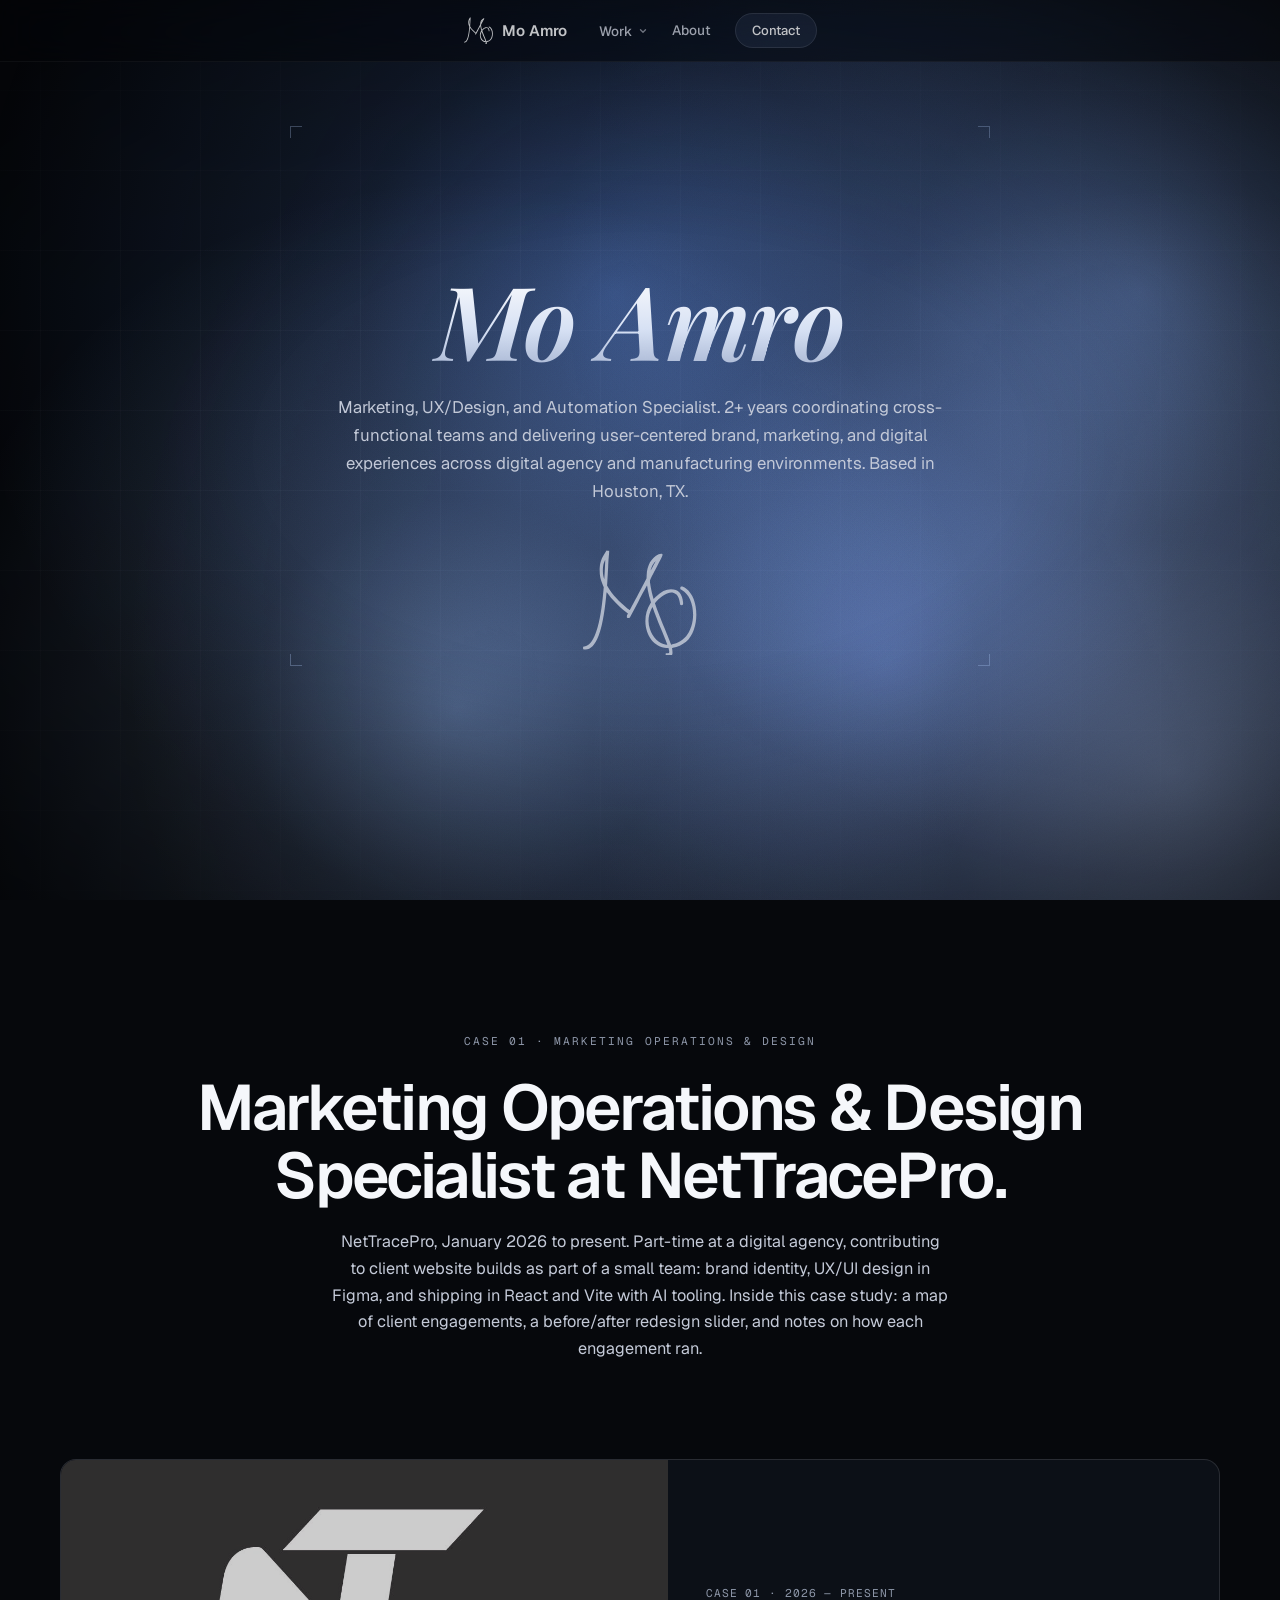
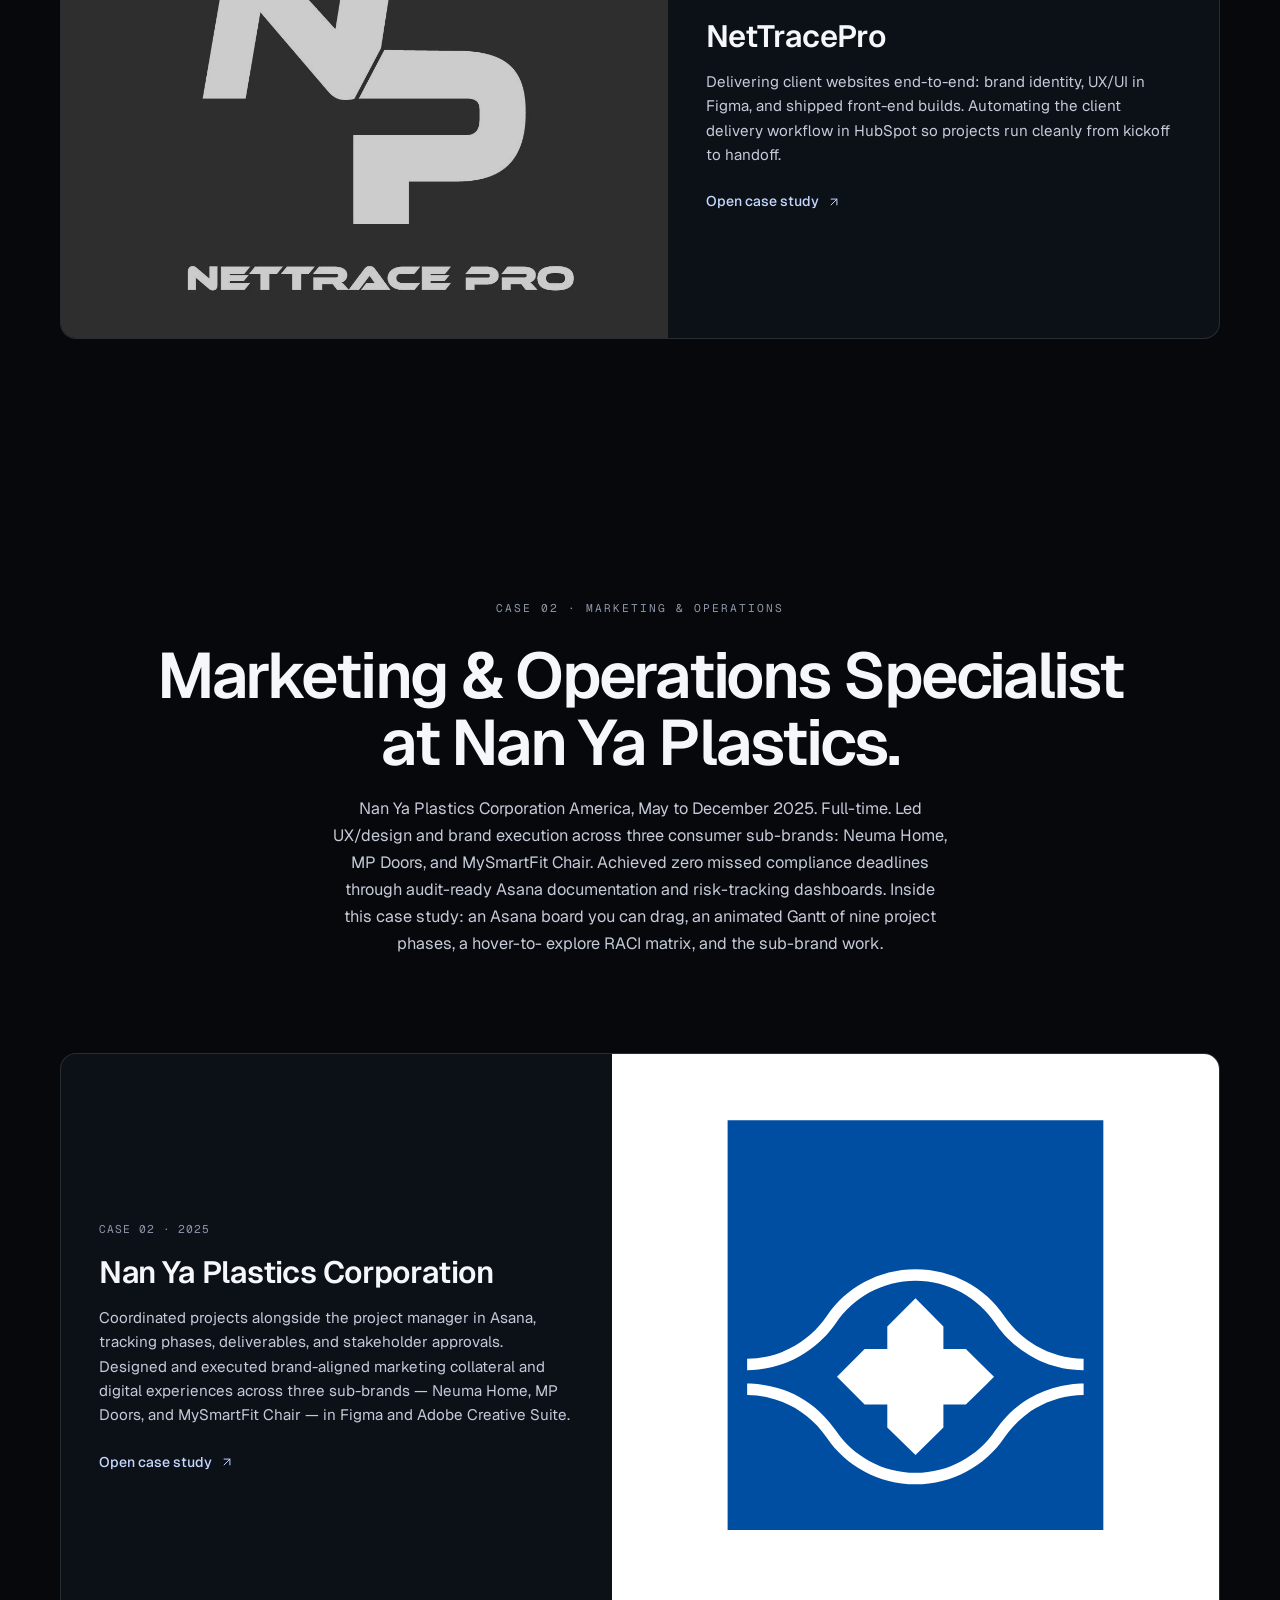
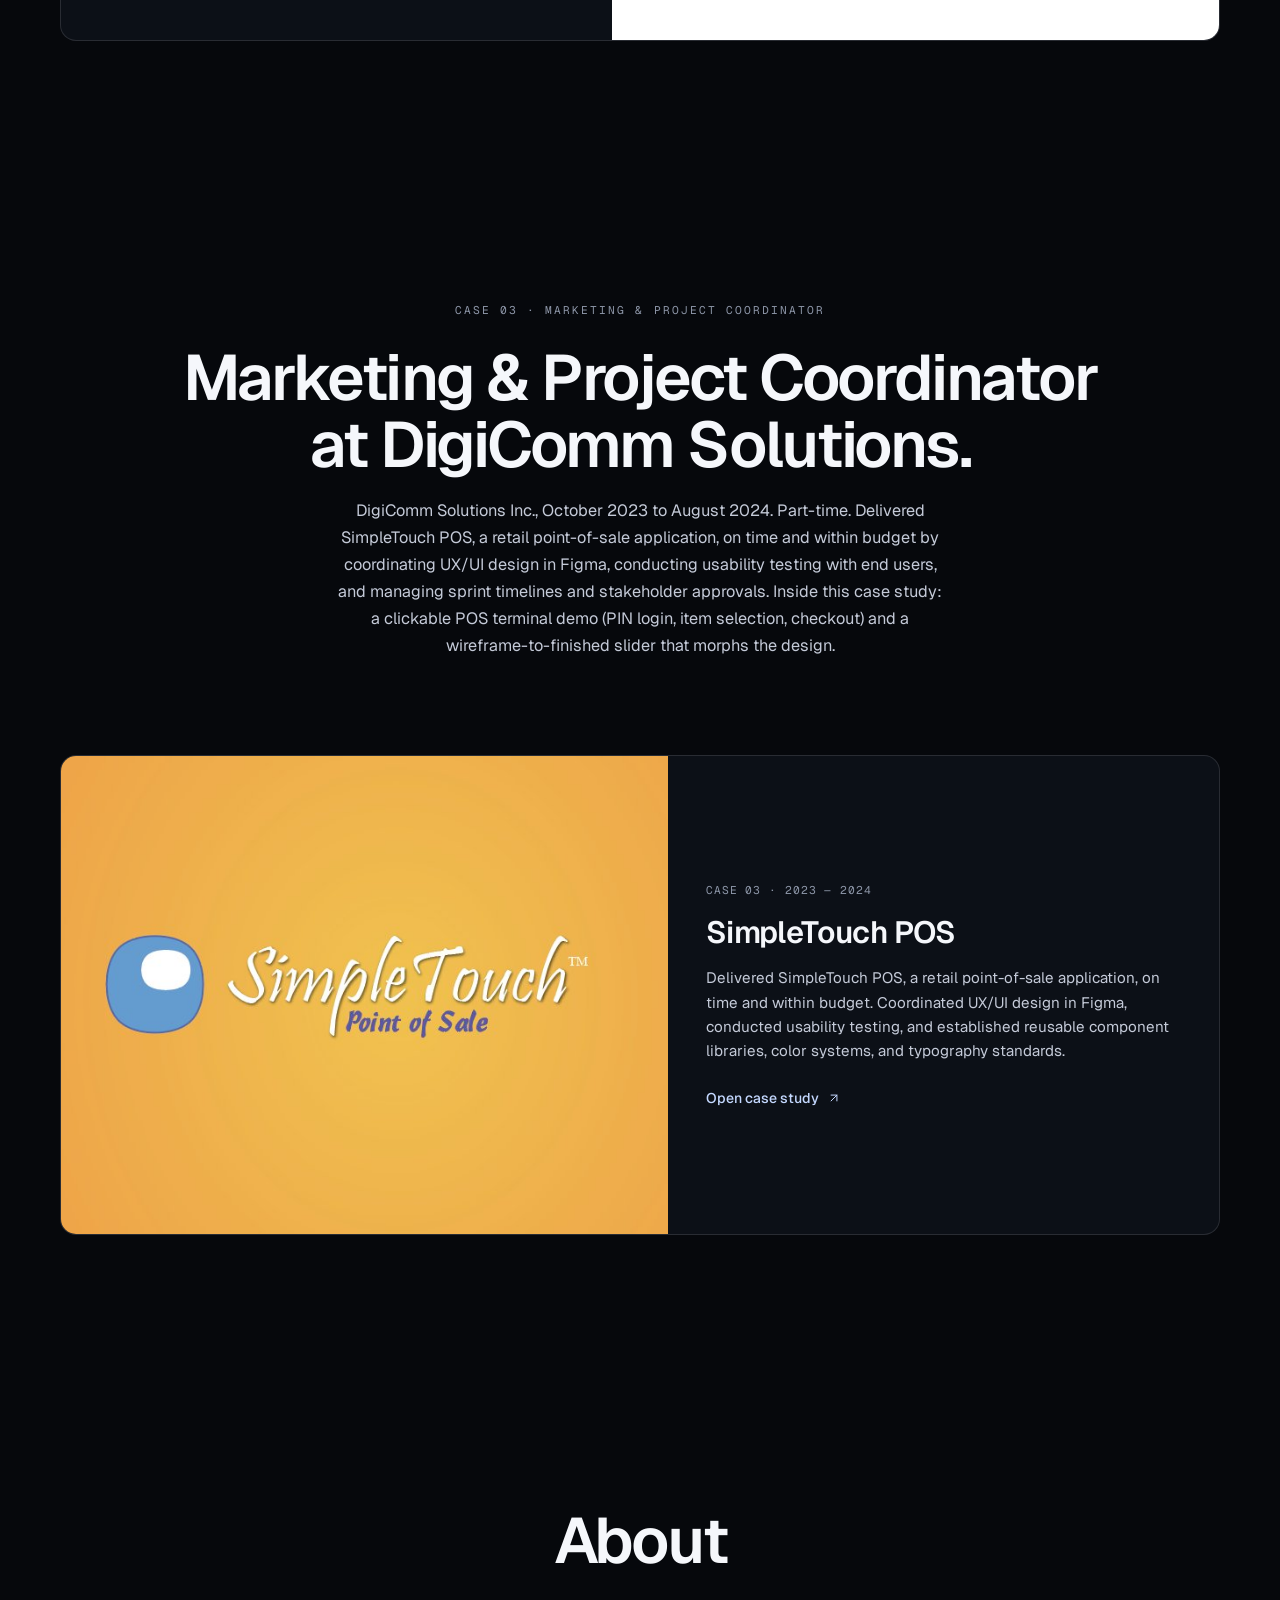
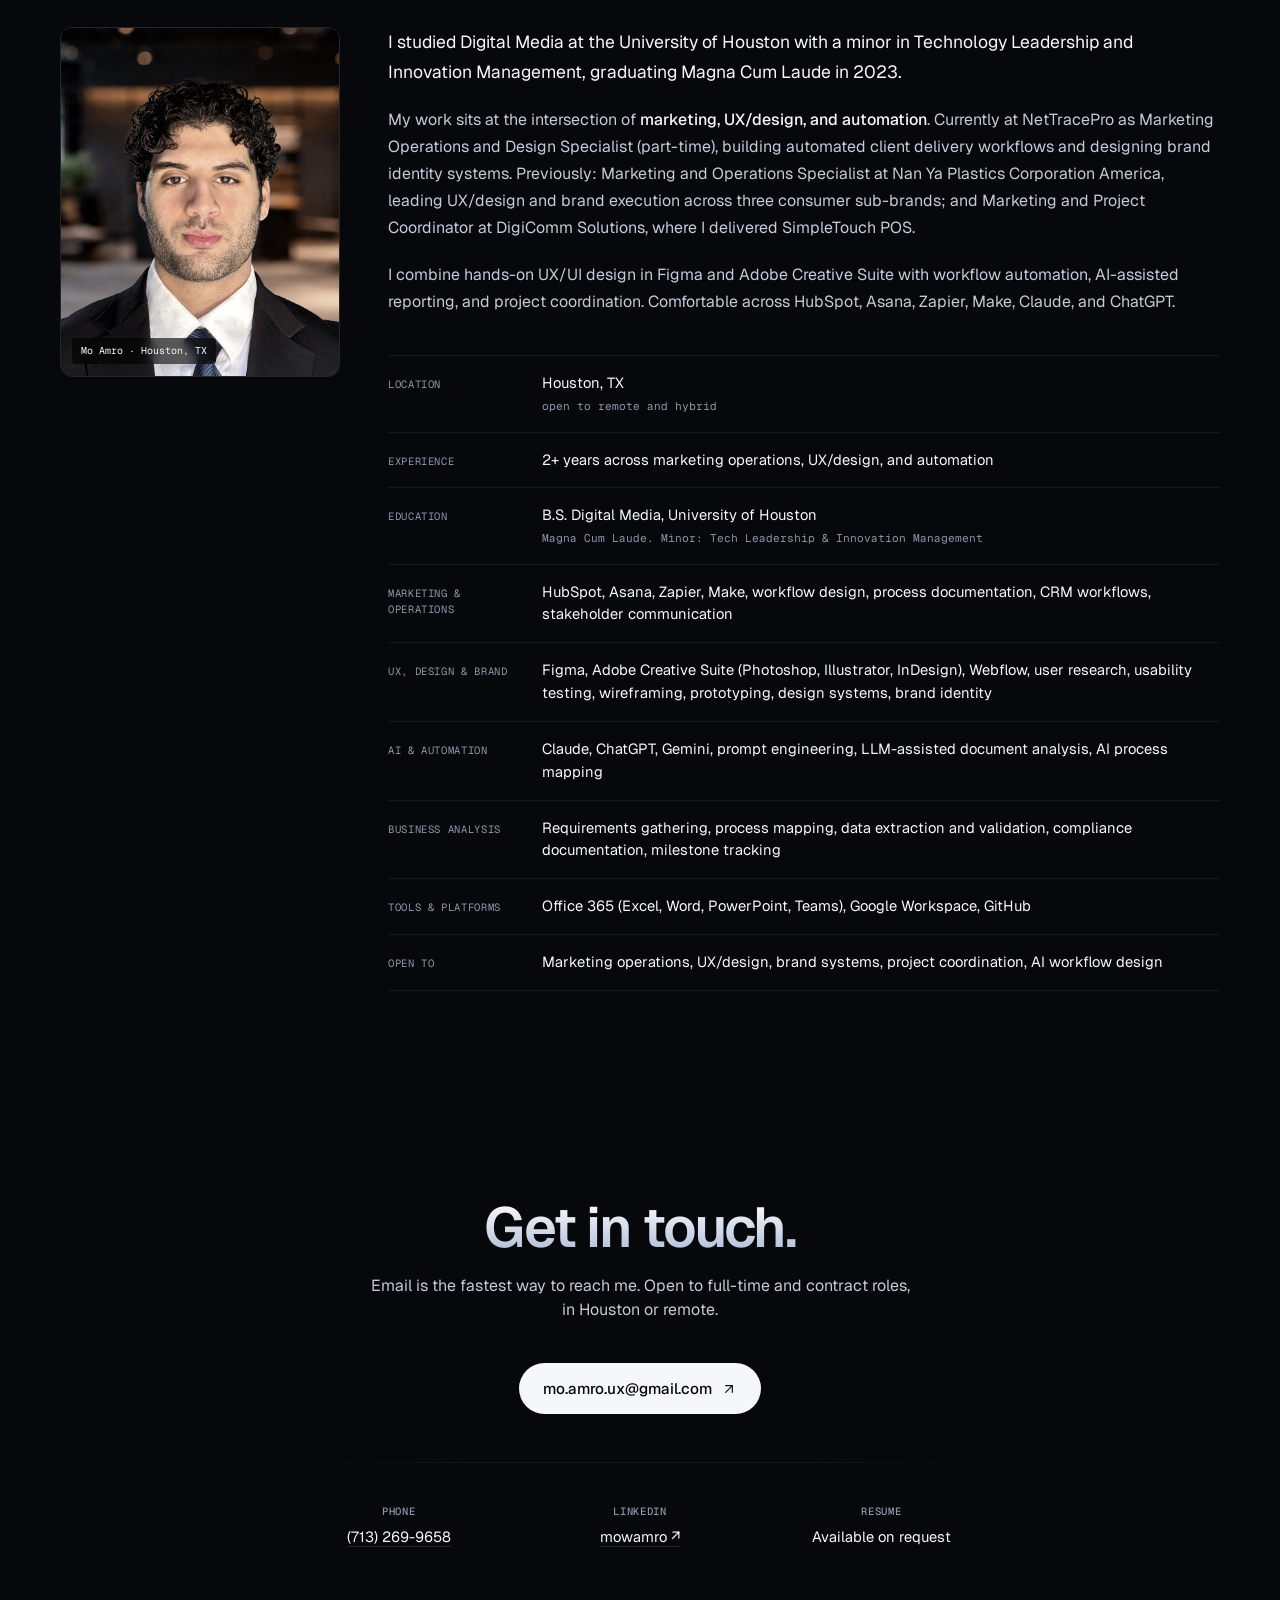
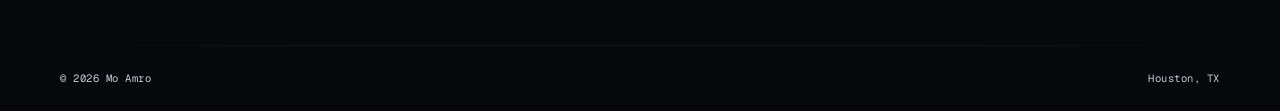
<file: index.html>
<!doctype html>
<html lang="en">
<head>
<meta charset="utf-8" />
<meta name="viewport" content="width=device-width,initial-scale=1" />
<title>Mo Amro · Marketing, UX/Design, Automation</title>
<meta name="description" content="Mo Amro. Marketing, UX/Design, and Automation Specialist in Houston, TX. Portfolio of work across NetTracePro, Nan Ya Plastics, and DigiComm." />
<meta name="theme-color" content="#06080c" />
<link rel="icon" href="data:image/svg+xml,%3Csvg xmlns='http://www.w3.org/2000/svg' viewBox='0 0 100 100'%3E%3Crect width='100' height='100' rx='20' fill='%2306080c'/%3E%3Ctext x='50' y='66' font-family='sans-serif' font-weight='700' font-size='52' text-anchor='middle' fill='%238ab4ff'%3EM%3C/text%3E%3C/svg%3E" />

<link rel="stylesheet" href="/assets/site.css">
</head>
<body>

<canvas class="ambient-canvas" aria-hidden="true"></canvas>
<div class="grid-bg"></div>

<nav class="site-nav">
 <a href="/" class="mark">
      <svg class="mark-svg" viewBox="0 0 540 490" aria-hidden="true">
        <path fill="currentColor" d="M386.2,486.2 L386.5,482.5L393.5,482.2 C402.9,481.8 403.6,480.2 400.4,466.4 L398.7,459.3L390.1,458.7 C335.5,454.8 295.7,404.0 295.7,338.5 C295.7,309.6 302.8,284.5 318.3,259.6 L320.7,255.8L316.3,240.7 C311.5,223.7 306.7,202.7 304.9,190.0 C304.2,185.3 303.4,181.2 303.1,180.8 C302.8,180.5 285.3,212.6 264.3,252.3 L226.2,324.5L221.0,324.8 C218.1,325.0 215.2,324.6 214.4,323.9 C212.2,322.1 212.7,315.5 215.5,310.0 L218.0,305.1L207.8,297.3 C178.3,275.0 143.0,239.0 127.2,215.3 C125.3,212.3 123.5,210.2 123.3,210.4 C123.0,210.7 121.8,221.1 120.5,233.7 C104.7,389.2 75.5,463.4 29.3,465.8 C19.2,466.3 18.0,465.6 18.0,459.1 C18.0,453.6 19.2,452.0 23.7,452.0 C25.5,452.0 29.1,451.3 31.7,450.4 C69.4,437.6 95.4,354.9 108.5,206.2 L110.1,187.9L105.1,176.2 C95.4,153.5 92.0,137.1 92.0,112.9 C92.0,82.5 98.8,60.3 116.3,34.2 L122.5,24.9L128.5,25.2 L134.5,25.5L134.4,31.5 C134.4,34.8 133.8,41.5 133.2,46.5 C132.6,51.5 131.1,73.7 130.0,96.0 C128.9,118.3 127.3,146.5 126.5,158.7 L125.0,180.9L129.6,188.7 C148.4,220.6 179.2,254.2 215.4,282.4 C220.8,286.6 225.7,289.7 226.1,289.3 C226.6,288.8 243.6,257.1 263.8,218.9 L300.7,149.4L301.3,135.4 C303.6,89.6 321.2,58.6 354.7,41.6 C360.4,38.8 368.6,38.0 370.8,40.2 C374.5,43.9 372.9,47.5 344.0,102.0 C312.5,161.4 314.8,155.1 317.6,175.2 C319.6,190.1 323.2,207.0 328.1,225.5 L332.1,240.5L342.3,230.4 C365.0,208.1 387.3,197.0 409.6,197.0 C442.6,197.0 460.7,216.6 463.6,255.4 C464.4,266.4 463.5,268.0 456.6,268.0 C451.2,268.0 450.3,266.9 449.5,260.0 C446.2,231.1 435.5,215.9 415.6,211.8 C398.5,208.2 368.4,224.7 346.5,249.8 L338.2,259.3L342.2,270.9 C349.6,292.5 362.8,326.4 380.3,368.6 C389.9,391.7 400.6,418.0 404.0,427.1 C407.4,436.1 410.3,443.7 410.5,443.8 C411.5,444.9 432.3,438.5 440.4,434.7 C470.1,420.6 489.2,397.6 500.3,362.3 C520.5,298.4 500.9,223.9 457.9,201.0 C451.9,197.8 451.0,196.6 451.0,191.9 C451.0,181.7 460.8,182.4 476.6,193.5 C538.1,237.1 538.2,378.9 476.9,430.9 C461.2,444.2 437.4,455.1 419.0,457.6 C414.8,458.1 414.0,458.6 414.5,459.9 C415.7,462.9 417.0,478.2 416.5,481.9 C415.0,490.9 416.7,490.0 400.4,490.0 L385.9,490.0L386.2,486.2 Z M391.1,437.2 C386.8,425.7 381.7,413.0 366.5,376.5 C349.7,336.1 341.6,315.7 333.5,293.2 L327.3,276.0L322.2,286.7 C308.1,316.6 306.0,345.2 315.9,374.0 C329.3,413.3 355.2,438.4 388.2,443.9 C391.1,444.4 393.6,444.8 393.7,444.9 C393.8,444.9 392.7,441.5 391.1,437.2 Z M115.0,109.2 C116.2,86.5 117.0,67.6 116.7,67.4 C115.9,66.5 110.4,81.9 108.4,90.5 C105.3,103.9 105.8,126.4 109.5,140.9 C111.1,147.2 112.5,151.9 112.6,151.4 C112.8,150.9 113.9,131.9 115.0,109.2 Z M334.9,84.8 C338.9,77.2 341.9,71.0 341.7,71.0 C341.4,71.0 338.7,74.3 335.7,78.2 C329.3,86.6 324.9,94.9 321.4,105.1 C316.9,118.6 317.5,117.7 334.9,84.8 Z"/>
      </svg>
      <span class="mark-text">Mo Amro</span>
    </a>
 <ul>
 <li class="nav-has-drop">
 <button type="button" class="nav-drop-trigger" aria-haspopup="true" aria-expanded="false">
 Work
 <svg class="nav-caret" width="10" height="10" viewBox="0 0 12 12" fill="none" stroke="currentColor" stroke-width="1.6" stroke-linecap="round" stroke-linejoin="round" aria-hidden="true"><path d="M3 4.5l3 3 3-3"/></svg>
 </button>
 <div class="nav-drop">
 <a href="/case/nettracepro" data-nav="nettracepro" class="nav-drop-item">
 <div class="nav-drop-num">01</div>
 <div class="nav-drop-meta">
 <div class="nav-drop-title">NetTracePro</div>
 <div class="nav-drop-sub">Marketing operations &amp; design</div>
 </div>
 </a>
 <a href="/case/nan-ya-plastics" data-nav="nan-ya-plastics" class="nav-drop-item">
 <div class="nav-drop-num">02</div>
 <div class="nav-drop-meta">
 <div class="nav-drop-title">Nan Ya Plastics</div>
 <div class="nav-drop-sub">Marketing &amp; operations</div>
 </div>
 </a>
 <a href="/case/simpletouch" data-nav="simpletouch" class="nav-drop-item">
 <div class="nav-drop-num">03</div>
 <div class="nav-drop-meta">
 <div class="nav-drop-title">SimpleTouch POS</div>
 <div class="nav-drop-sub">Marketing &amp; project coordination</div>
 </div>
 </a>
 </div>
 </li>
 <li><a href="#about">About</a></li>
 <li class="cta-li"><a href="#contact" class="cta">Contact</a></li>
 </ul>
</nav>

<!-- ============ CINEMATIC HERO ============ -->
<header class="hero" id="top">
 <canvas class="hero-canvas" aria-hidden="true"></canvas>
 <div class="bracket-frame"><span></span><span></span><span></span><span></span></div>

 <div class="hero-inner">
 <h1 class="headline">
 Mo Amro
 </h1>

 <p class="hero-sub">
 Marketing, UX/Design, and Automation Specialist. 2+ years coordinating
 cross-functional teams and delivering user-centered brand, marketing,
 and digital experiences across digital agency and manufacturing
 environments. Based in Houston, TX.
 </p>
 <div class="hero-mark" aria-hidden="true">
  <svg viewBox="0 0 540 490" preserveAspectRatio="xMidYMid meet">
   <path fill="currentColor" d="M386.2,486.2 L386.5,482.5L393.5,482.2 C402.9,481.8 403.6,480.2 400.4,466.4 L398.7,459.3L390.1,458.7 C335.5,454.8 295.7,404.0 295.7,338.5 C295.7,309.6 302.8,284.5 318.3,259.6 L320.7,255.8L316.3,240.7 C311.5,223.7 306.7,202.7 304.9,190.0 C304.2,185.3 303.4,181.2 303.1,180.8 C302.8,180.5 285.3,212.6 264.3,252.3 L226.2,324.5L221.0,324.8 C218.1,325.0 215.2,324.6 214.4,323.9 C212.2,322.1 212.7,315.5 215.5,310.0 L218.0,305.1L207.8,297.3 C178.3,275.0 143.0,239.0 127.2,215.3 C125.3,212.3 123.5,210.2 123.3,210.4 C123.0,210.7 121.8,221.1 120.5,233.7 C104.7,389.2 75.5,463.4 29.3,465.8 C19.2,466.3 18.0,465.6 18.0,459.1 C18.0,453.6 19.2,452.0 23.7,452.0 C25.5,452.0 29.1,451.3 31.7,450.4 C69.4,437.6 95.4,354.9 108.5,206.2 L110.1,187.9L105.1,176.2 C95.4,153.5 92.0,137.1 92.0,112.9 C92.0,82.5 98.8,60.3 116.3,34.2 L122.5,24.9L128.5,25.2 L134.5,25.5L134.4,31.5 C134.4,34.8 133.8,41.5 133.2,46.5 C132.6,51.5 131.1,73.7 130.0,96.0 C128.9,118.3 127.3,146.5 126.5,158.7 L125.0,180.9L129.6,188.7 C148.4,220.6 179.2,254.2 215.4,282.4 C220.8,286.6 225.7,289.7 226.1,289.3 C226.6,288.8 243.6,257.1 263.8,218.9 L300.7,149.4L301.3,135.4 C303.6,89.6 321.2,58.6 354.7,41.6 C360.4,38.8 368.6,38.0 370.8,40.2 C374.5,43.9 372.9,47.5 344.0,102.0 C312.5,161.4 314.8,155.1 317.6,175.2 C319.6,190.1 323.2,207.0 328.1,225.5 L332.1,240.5L342.3,230.4 C365.0,208.1 387.3,197.0 409.6,197.0 C442.6,197.0 460.7,216.6 463.6,255.4 C464.4,266.4 463.5,268.0 456.6,268.0 C451.2,268.0 450.3,266.9 449.5,260.0 C446.2,231.1 435.5,215.9 415.6,211.8 C398.5,208.2 368.4,224.7 346.5,249.8 L338.2,259.3L342.2,270.9 C349.6,292.5 362.8,326.4 380.3,368.6 C389.9,391.7 400.6,418.0 404.0,427.1 C407.4,436.1 410.3,443.7 410.5,443.8 C411.5,444.9 432.3,438.5 440.4,434.7 C470.1,420.6 489.2,397.6 500.3,362.3 C520.5,298.4 500.9,223.9 457.9,201.0 C451.9,197.8 451.0,196.6 451.0,191.9 C451.0,181.7 460.8,182.4 476.6,193.5 C538.1,237.1 538.2,378.9 476.9,430.9 C461.2,444.2 437.4,455.1 419.0,457.6 C414.8,458.1 414.0,458.6 414.5,459.9 C415.7,462.9 417.0,478.2 416.5,481.9 C415.0,490.9 416.7,490.0 400.4,490.0 L385.9,490.0L386.2,486.2 Z M391.1,437.2 C386.8,425.7 381.7,413.0 366.5,376.5 C349.7,336.1 341.6,315.7 333.5,293.2 L327.3,276.0L322.2,286.7 C308.1,316.6 306.0,345.2 315.9,374.0 C329.3,413.3 355.2,438.4 388.2,443.9 C391.1,444.4 393.6,444.8 393.7,444.9 C393.8,444.9 392.7,441.5 391.1,437.2 Z M115.0,109.2 C116.2,86.5 117.0,67.6 116.7,67.4 C115.9,66.5 110.4,81.9 108.4,90.5 C105.3,103.9 105.8,126.4 109.5,140.9 C111.1,147.2 112.5,151.9 112.6,151.4 C112.8,150.9 113.9,131.9 115.0,109.2 Z M334.9,84.8 C338.9,77.2 341.9,71.0 341.7,71.0 C341.4,71.0 338.7,74.3 335.7,78.2 C329.3,86.6 324.9,94.9 321.4,105.1 C316.9,118.6 317.5,117.7 334.9,84.8 Z"/>
  </svg>
 </div>
 </div>
 </div>
</header>

<!-- ============ CASE 01, NETTRACEPRO ============ -->
<div class="section-announce reveal" id="case-1">
 <div class="announce-tag">CASE 01 · MARKETING OPERATIONS &amp; DESIGN</div>
 <h2 class="announce-title">Marketing Operations &amp; Design Specialist at NetTracePro.</h2>
 <p class="announce-sub">
 NetTracePro, January 2026 to present. Part-time at a digital agency,
 contributing to client website builds as part of a small team: brand
 identity, UX/UI design in Figma, and shipping in React and Vite with
 AI tooling. Inside this case study: a map of client engagements, a
 before/after redesign slider, and notes on how each engagement ran.
 </p>
</div>

<div class="case-preview reveal">
 <a href="/case/nettracepro" class="preview-frame">
 <div class="preview-visual">
 <img src="/assets/nettrace-logo.jpg" alt="NetTracePro studio brand mark" loading="lazy" />
 </div>
 <div class="preview-text">
 <div class="preview-num">CASE 01 · 2026 — PRESENT</div>
 <h3 class="preview-title">NetTracePro</h3>
 <p class="preview-summary">
 Delivering client websites end-to-end: brand identity, UX/UI in
 Figma, and shipped front-end builds. Automating the client delivery
 workflow in HubSpot so projects run cleanly from kickoff to handoff.
 </p>
 <div class="preview-cta">
 Open case study
 <svg width="14" height="14" viewBox="0 0 24 24" fill="none" stroke="currentColor" stroke-width="1.7" stroke-linecap="round" stroke-linejoin="round"><path d="M7 17L17 7"/><path d="M7 7h10v10"/></svg>
 </div>
 </div>
 </a>
</div>

<!-- ============ CASE 02, NEUMA ============ -->
<div class="section-announce reveal">
 <div class="announce-tag">CASE 02 · MARKETING &amp; OPERATIONS</div>
 <h2 class="announce-title">Marketing &amp; Operations Specialist at Nan Ya Plastics.</h2>
 <p class="announce-sub">
 Nan Ya Plastics Corporation America, May to December 2025. Full-time.
 Led UX/design and brand execution across three consumer sub-brands:
 Neuma Home, MP Doors, and MySmartFit Chair. Achieved zero missed
 compliance deadlines through audit-ready Asana documentation and
 risk-tracking dashboards. Inside this case study: an Asana board
 you can drag, an animated Gantt of nine project phases, a hover-to-
 explore RACI matrix, and the sub-brand work.
 </p>
</div>

<div class="case-preview reveal">
 <a href="/case/nan-ya-plastics" class="preview-frame reverse">
 <div class="preview-visual is-logo is-logo--white">
 <img src="/assets/nanya-logo.svg" alt="Nan Ya Plastics corporate logo" loading="lazy" />
 </div>
 <div class="preview-text">
 <div class="preview-num">CASE 02 · 2025</div>
 <h3 class="preview-title">Nan Ya Plastics Corporation</h3>
 <p class="preview-summary">
 Coordinated projects alongside the project manager in Asana,
 tracking phases, deliverables, and stakeholder approvals. Designed
 and executed brand-aligned marketing collateral and digital
 experiences across three sub-brands &mdash; Neuma Home, MP Doors,
 and MySmartFit Chair &mdash; in Figma and Adobe Creative Suite.
 </p>
 <div class="preview-cta">
 Open case study
 <svg width="14" height="14" viewBox="0 0 24 24" fill="none" stroke="currentColor" stroke-width="1.7" stroke-linecap="round" stroke-linejoin="round"><path d="M7 17L17 7"/><path d="M7 7h10v10"/></svg>
 </div>
 </div>
 </a>
</div>

<!-- ============ CASE 03, SIMPLETOUCH ============ -->
<div class="section-announce reveal">
 <div class="announce-tag">CASE 03 · MARKETING &amp; PROJECT COORDINATOR</div>
 <h2 class="announce-title">Marketing &amp; Project Coordinator at DigiComm Solutions.</h2>
 <p class="announce-sub">
 DigiComm Solutions Inc., October 2023 to August 2024. Part-time.
 Delivered SimpleTouch POS, a retail point-of-sale application, on
 time and within budget by coordinating UX/UI design in Figma,
 conducting usability testing with end users, and managing sprint
 timelines and stakeholder approvals. Inside this case study: a
 clickable POS terminal demo (PIN login, item selection, checkout)
 and a wireframe-to-finished slider that morphs the design.
 </p>
</div>

<div class="case-preview reveal">
 <a href="/case/simpletouch" class="preview-frame">
 <div class="preview-visual is-logo is-logo--orange">
 <img src="/assets/simpletouch-logo.png" alt="SimpleTouch Point of Sale brand mark" loading="lazy" />
 </div>
 <div class="preview-text">
 <div class="preview-num">CASE 03 · 2023 — 2024</div>
 <h3 class="preview-title">SimpleTouch POS</h3>
 <p class="preview-summary">
 Delivered SimpleTouch POS, a retail point-of-sale application, on
 time and within budget. Coordinated UX/UI design in Figma, conducted
 usability testing, and established reusable component libraries,
 color systems, and typography standards.
 </p>
 <div class="preview-cta">
 Open case study
 <svg width="14" height="14" viewBox="0 0 24 24" fill="none" stroke="currentColor" stroke-width="1.7" stroke-linecap="round" stroke-linejoin="round"><path d="M7 17L17 7"/><path d="M7 7h10v10"/></svg>
 </div>
 </div>
 </a>
</div>

<!-- ============ ABOUT ============ -->
<section class="about-shell" id="about">
 <div class="section-announce reveal" style="padding-top: 4rem;">
 
 <h2 class="announce-title">About</h2>
 </div>

 <div class="about-grid reveal">
 <div class="about-portrait">
 <img src="/assets/headshot.jpg" alt="Mo Amro" />
 </div>
 <div class="about-text">
 <p>
 I studied Digital Media at the University of Houston with a minor
 in Technology Leadership and Innovation Management, graduating
 Magna Cum Laude in 2023.
 </p>
 <p>
 My work sits at the intersection of <strong>marketing, UX/design, and automation</strong>.
 Currently at NetTracePro as Marketing Operations and Design Specialist (part-time),
 building automated client delivery workflows and designing brand identity systems.
 Previously: Marketing and Operations Specialist at Nan Ya Plastics Corporation America,
 leading UX/design and brand execution across three consumer sub-brands; and
 Marketing and Project Coordinator at DigiComm Solutions, where I delivered SimpleTouch POS.
 </p>
 <p>
 I combine hands-on UX/UI design in Figma and Adobe Creative Suite with
 workflow automation, AI-assisted reporting, and project coordination.
 Comfortable across HubSpot, Asana, Zapier, Make, Claude, and ChatGPT.
 </p>

 <div class="spec-sheet">
 <div class="spec-row">
 <div class="label">Location</div>
 <div class="value">Houston, TX <span class="meta">open to remote and hybrid</span></div>
 </div>
 <div class="spec-row">
 <div class="label">Experience</div>
 <div class="value">2+ years across marketing operations, UX/design, and automation</div>
 </div>
 <div class="spec-row">
 <div class="label">Education</div>
 <div class="value">B.S. Digital Media, University of Houston <span class="meta">Magna Cum Laude. Minor: Tech Leadership &amp; Innovation Management</span></div>
 </div>
 <div class="spec-row">
 <div class="label">Marketing &amp; Operations</div>
 <div class="value">HubSpot, Asana, Zapier, Make, workflow design, process documentation, CRM workflows, stakeholder communication</div>
 </div>
 <div class="spec-row">
 <div class="label">UX, Design &amp; Brand</div>
 <div class="value">Figma, Adobe Creative Suite (Photoshop, Illustrator, InDesign), Webflow, user research, usability testing, wireframing, prototyping, design systems, brand identity</div>
 </div>
 <div class="spec-row">
 <div class="label">AI &amp; Automation</div>
 <div class="value">Claude, ChatGPT, Gemini, prompt engineering, LLM-assisted document analysis, AI process mapping</div>
 </div>
 <div class="spec-row">
 <div class="label">Business Analysis</div>
 <div class="value">Requirements gathering, process mapping, data extraction and validation, compliance documentation, milestone tracking</div>
 </div>
 <div class="spec-row">
 <div class="label">Tools &amp; Platforms</div>
 <div class="value">Office 365 (Excel, Word, PowerPoint, Teams), Google Workspace, GitHub</div>
 </div>
 <div class="spec-row">
 <div class="label">Open to</div>
 <div class="value">Marketing operations, UX/design, brand systems, project coordination, AI workflow design</div>
 </div>
 </div>
 </div>
 </div>
</section>

<!-- ============ CONTACT ============ -->
<section class="contact" id="contact">
 <h2 class="contact-headline">Get in touch.</h2>
 <p class="contact-sub">
 Email is the fastest way to reach me. Open to full-time and contract roles,
 in Houston or remote.
 </p>

 <a class="contact-cta" href="mailto:mo.amro.ux@gmail.com">
 mo.amro.ux@gmail.com
 <svg width="16" height="16" viewBox="0 0 24 24" fill="none" stroke="currentColor" stroke-width="1.7" stroke-linecap="round" stroke-linejoin="round"><path d="M7 17L17 7"/><path d="M7 7h10v10"/></svg>
 </a>

 <div class="contact-meta">
 <div><h6>Phone</h6><p><a href="tel:+17132699658">(713) 269-9658</a></p></div>
 <div><h6>LinkedIn</h6><p><a href="https://www.linkedin.com/in/mowamro/" target="_blank" rel="noopener noreferrer">mowamro ↗</a></p></div>
 <div><h6>Resume</h6><p>Available on request</p></div>
 </div>
</section>

<footer class="site-footer">
 <span>© <span data-year>2026</span> Mo Amro</span>
 <span>Houston, TX</span>
</footer>

<script src="/assets/site.js" defer></script>
</body>
</html>
</file>
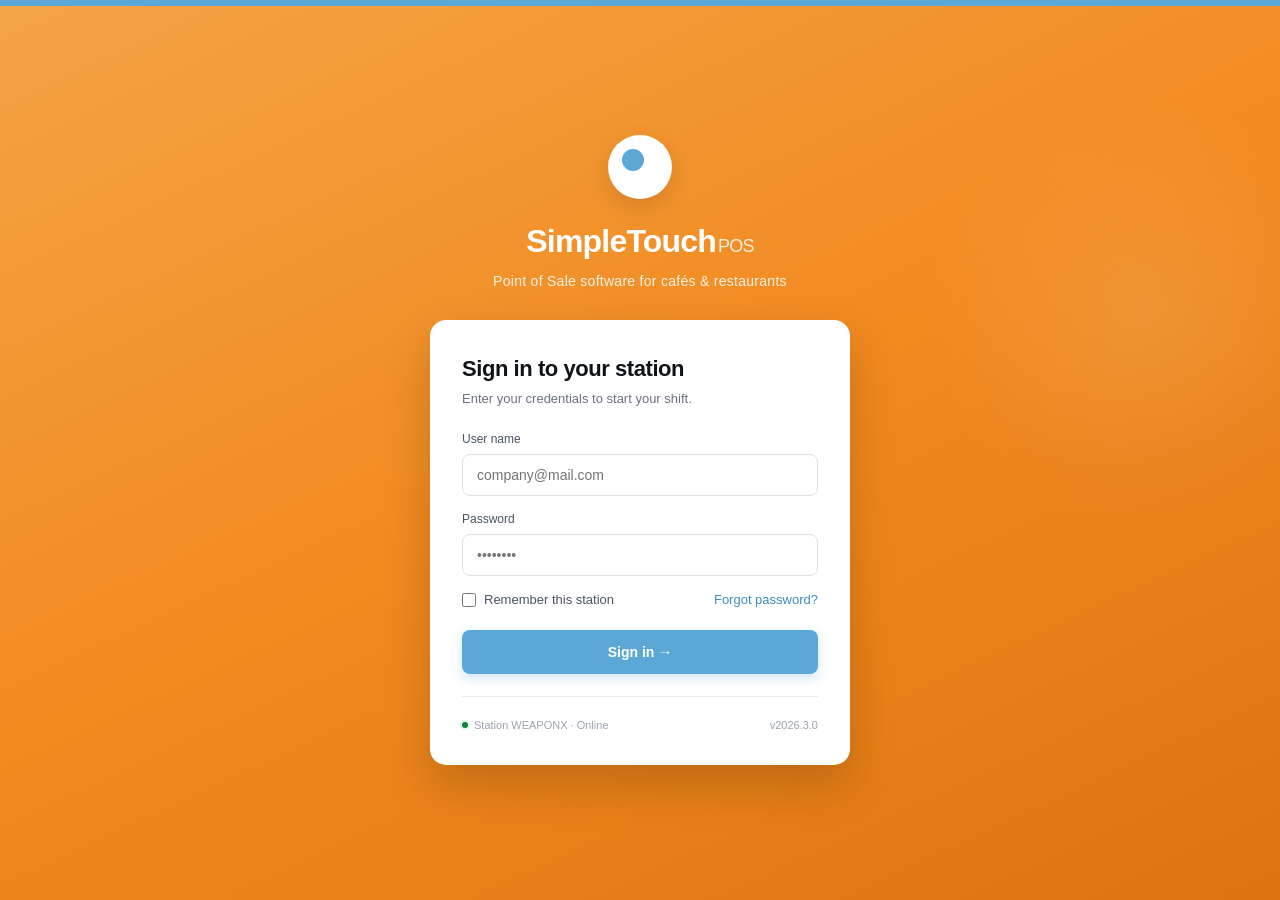
<file: assets/simpletouch-mockup.html>
<!DOCTYPE html>
<html lang="en">
<head>
<meta charset="UTF-8" />
<meta name="viewport" content="width=device-width, initial-scale=1.0" />
<title>SimpleTouchPOS</title>
<style>
  *, *::before, *::after { box-sizing: border-box; margin: 0; padding: 0; }
  html, body { height: 100%; width: 100%; overflow: hidden; }

  body {
    background: #FAFBFC;
    color: #0F1419;
    font-family: -apple-system, BlinkMacSystemFont, 'Segoe UI', Roboto, Helvetica, Arial, sans-serif;
    font-size: 14px;
    line-height: 1.5;
    -webkit-font-smoothing: antialiased;
  }

  button { font-family: inherit; cursor: pointer; }
  input { font-family: inherit; }
  .num { font-variant-numeric: tabular-nums; }

  .screen { display: none; height: 100vh; width: 100vw; }
  .screen.active { display: flex; }

  /* ==========================================================
     LOGIN SCREEN — centered, simple, brand-forward
     ========================================================== */
  #screen-login.active {
    flex-direction: column;
    align-items: center;
    justify-content: center;
    background: linear-gradient(155deg, #F4A446 0%, #F18A1F 50%, #DC7510 100%);
    padding: 24px;
    position: relative;
    overflow: auto;
  }

  /* Soft top blue strip echoing the brand */
  #screen-login::before {
    content: "";
    position: absolute;
    top: 0; left: 0; right: 0;
    height: 6px;
    background: #5BA8D6;
  }

  /* Decorative soft circles */
  #screen-login::after {
    content: "";
    position: absolute;
    top: 8%; right: -8%;
    width: 480px; height: 480px;
    border-radius: 50%;
    background: radial-gradient(circle, rgba(255,255,255,0.10) 0%, transparent 65%);
    pointer-events: none;
  }

  .login-hero {
    text-align: center;
    color: white;
    margin-bottom: 28px;
    position: relative;
    z-index: 1;
  }

  .login-hero-mark {
    width: 64px; height: 64px;
    border-radius: 50%;
    background: white;
    margin: 0 auto 18px;
    position: relative;
    box-shadow: 0 8px 24px rgba(0,0,0,0.12);
  }
  .login-hero-mark::after {
    content: "";
    position: absolute;
    width: 22px; height: 22px;
    background: #5BA8D6;
    border-radius: 50%;
    top: 14px; left: 14px;
  }

  .login-hero h1 {
    font-size: 32px;
    font-weight: 700;
    letter-spacing: -0.025em;
    margin-bottom: 6px;
  }
  .login-hero h1 small {
    font-weight: 500;
    font-size: 18px;
    margin-left: 2px;
    opacity: 0.85;
  }
  .login-hero .tagline {
    font-size: 14px;
    color: rgba(255,255,255,0.88);
    letter-spacing: 0.02em;
  }

  .login-card {
    width: 100%;
    max-width: 420px;
    background: white;
    border-radius: 16px;
    padding: 32px;
    box-shadow: 0 20px 48px rgba(0,0,0,0.18);
    position: relative;
    z-index: 1;
  }

  .login-card h2 {
    font-size: 22px;
    font-weight: 600;
    letter-spacing: -0.02em;
    margin-bottom: 4px;
    color: #0F1419;
  }
  .login-card .subtitle {
    color: #6B7280;
    margin-bottom: 22px;
    font-size: 13px;
  }

  .field { margin-bottom: 14px; }
  .field label {
    display: block;
    font-size: 12px;
    font-weight: 500;
    color: #4B5563;
    margin-bottom: 6px;
  }
  .input {
    width: 100%;
    height: 42px;
    padding: 0 14px;
    background: white;
    border: 1px solid #DCE0E5;
    border-radius: 8px;
    font-size: 14px;
    color: #0F1419;
    outline: none;
    transition: border-color 140ms, box-shadow 140ms;
  }
  .input:focus {
    border-color: #5BA8D6;
    box-shadow: 0 0 0 3px rgba(91,168,214,0.18);
  }

  .login-row {
    display: flex;
    align-items: center;
    justify-content: space-between;
    margin: 6px 0 20px;
  }
  .check {
    display: flex; align-items: center; gap: 8px;
    color: #4B5563; font-size: 13px;
    user-select: none;
    cursor: pointer;
  }
  .check input { width: 14px; height: 14px; accent-color: #5BA8D6; cursor: pointer; }
  .link {
    color: #3F8DBC;
    font-size: 13px;
    text-decoration: none;
    font-weight: 500;
  }
  .link:hover { text-decoration: underline; color: #2D6F99; }

  .btn-primary {
    width: 100%;
    height: 44px;
    background: #5BA8D6;
    color: white;
    border: none;
    border-radius: 8px;
    font-weight: 600;
    font-size: 14px;
    display: inline-flex;
    align-items: center;
    justify-content: center;
    gap: 8px;
    transition: background 140ms, box-shadow 140ms, transform 80ms;
    box-shadow: 0 4px 12px rgba(91,168,214,0.30);
  }
  .btn-primary:hover { background: #3F8DBC; box-shadow: 0 6px 16px rgba(91,168,214,0.40); }
  .btn-primary:active { transform: translateY(1px); }

  .login-foot {
    margin-top: 22px;
    padding-top: 20px;
    border-top: 1px solid #EAECEF;
    display: flex;
    align-items: center;
    justify-content: space-between;
    color: #9CA3AF;
    font-size: 11px;
  }
  .pip {
    display: inline-flex;
    align-items: center;
    gap: 6px;
  }
  .pip-dot {
    width: 6px; height: 6px;
    border-radius: 50%;
    background: #15803D;
    box-shadow: 0 0 0 2px #DCFCE7;
  }


  /* ==========================================================
     DASHBOARD — brand blue accents replacing black
     ========================================================== */
  #screen-dash.active { flex-direction: row; }

  .sidebar {
    width: 232px;
    flex-shrink: 0;
    background: white;
    border-right: 1px solid #EAECEF;
    display: flex;
    flex-direction: column;
    height: 100vh;
  }
  .sidebar-head {
    padding: 18px;
    border-bottom: 1px solid #EAECEF;
    display: flex;
    align-items: center;
    gap: 10px;
  }
  .sidebar-head .mark {
    width: 22px; height: 22px;
    border-radius: 50%;
    background: #5BA8D6;
    position: relative;
  }
  .sidebar-head .mark::after {
    content: ""; position: absolute;
    width: 7px; height: 7px;
    background: white; border-radius: 50%;
    top: 5px; left: 5px;
  }
  .sidebar-head .word {
    font-weight: 700; font-size: 15px; letter-spacing: -0.025em;
  }
  .sidebar-head .word small {
    color: #6B7280; font-weight: 500; margin-left: 4px;
  }

  .sidebar-nav {
    flex: 1;
    padding: 12px 10px;
    overflow-y: auto;
  }
  .nav-section {
    padding: 12px 8px 6px;
    font-size: 10px;
    font-weight: 600;
    text-transform: uppercase;
    letter-spacing: 0.10em;
    color: #9CA3AF;
  }
  .nav-item {
    display: flex;
    align-items: center;
    gap: 10px;
    padding: 9px 10px;
    border-radius: 8px;
    font-size: 13px;
    color: #4B5563;
    font-weight: 500;
    border: none;
    background: transparent;
    width: 100%;
    text-align: left;
    margin-bottom: 1px;
    transition: background 100ms, color 100ms;
  }
  .nav-item:hover { background: #F4F9FC; color: #3F8DBC; }
  /* Active = brand blue, not black */
  .nav-item.active {
    background: #5BA8D6;
    color: white;
  }
  .nav-item.featured {
    background: #F18A1F;
    color: white;
    margin: 4px 0;
  }
  .nav-item.featured:hover { background: #DC7510; color: white; }
  .nav-item .nav-icon { width: 16px; height: 16px; flex-shrink: 0; color: #6B7280; }
  .nav-item.active .nav-icon, .nav-item.featured .nav-icon { color: white; }
  .nav-item .badge {
    margin-left: auto;
    font-size: 10px;
    padding: 2px 7px;
    background: #EEF0F3;
    color: #6B7280;
    border-radius: 999px;
    font-weight: 600;
  }
  .nav-item.featured .badge { background: rgba(255,255,255,0.22); color: white; }
  .nav-item.active .badge { background: rgba(255,255,255,0.22); color: white; }

  .sidebar-foot {
    padding: 12px;
    border-top: 1px solid #EAECEF;
  }
  .user-card {
    display: flex; align-items: center; gap: 10px;
    padding: 8px;
    border-radius: 8px;
    border: none;
    background: transparent;
    width: 100%;
    text-align: left;
  }
  .user-card:hover { background: #F4F9FC; }
  .avatar {
    width: 30px; height: 30px;
    border-radius: 50%;
    background: #5BA8D6;
    color: white;
    display: flex;
    align-items: center;
    justify-content: center;
    font-size: 11px;
    font-weight: 600;
    flex-shrink: 0;
  }
  .user-meta { flex: 1; min-width: 0; }
  .user-name { font-size: 13px; font-weight: 600; color: #0F1419; }
  .user-station { font-size: 11px; color: #6B7280; }

  .dash-main {
    flex: 1;
    display: flex;
    flex-direction: column;
    height: 100vh;
    overflow: hidden;
    min-width: 0;
  }
  .dash-topbar {
    display: flex;
    align-items: center;
    justify-content: space-between;
    padding: 14px 28px;
    border-bottom: 1px solid #EAECEF;
    background: white;
    flex-shrink: 0;
  }
  .breadcrumb {
    font-size: 13px;
    color: #6B7280;
  }
  .breadcrumb b { color: #0F1419; font-weight: 600; }
  .topbar-actions { display: flex; gap: 8px; align-items: center; }

  .search-wrap { position: relative; }
  .search-wrap svg {
    position: absolute;
    left: 12px; top: 50%;
    transform: translateY(-50%);
    width: 14px; height: 14px;
    color: #9CA3AF;
    pointer-events: none;
  }
  .topbar-search {
    height: 36px;
    width: 260px;
    padding: 0 14px 0 36px;
    background: white;
    border: 1px solid #DCE0E5;
    border-radius: 8px;
    font-size: 13px;
    color: #0F1419;
    outline: none;
  }
  .topbar-search::placeholder { color: #9CA3AF; }
  .topbar-search:focus { border-color: #5BA8D6; box-shadow: 0 0 0 3px rgba(91,168,214,0.15); }

  .icon-btn {
    width: 36px; height: 36px;
    border: 1px solid #DCE0E5;
    background: white;
    border-radius: 8px;
    display: flex;
    align-items: center;
    justify-content: center;
    color: #4B5563;
    position: relative;
  }
  .icon-btn:hover { background: #F4F9FC; color: #3F8DBC; }
  .icon-btn .indicator {
    position: absolute;
    top: 7px; right: 7px;
    width: 7px; height: 7px;
    border-radius: 50%;
    background: #F18A1F;
    border: 1.5px solid white;
  }

  .dash-content {
    flex: 1;
    overflow-y: auto;
    padding: 28px;
  }

  /* PROMINENT REGISTER HERO BANNER — much more obvious CTA */
  .register-hero {
    background: linear-gradient(135deg, #F18A1F 0%, #DC7510 100%);
    border-radius: 16px;
    padding: 24px 28px;
    color: white;
    margin-bottom: 24px;
    display: flex;
    align-items: center;
    justify-content: space-between;
    gap: 24px;
    box-shadow: 0 6px 20px rgba(241,138,31,0.25);
    position: relative;
    overflow: hidden;
  }
  .register-hero::before {
    content: "";
    position: absolute;
    top: -40%; right: -10%;
    width: 280px; height: 280px;
    border-radius: 50%;
    background: radial-gradient(circle, rgba(255,255,255,0.12) 0%, transparent 60%);
    pointer-events: none;
  }
  .register-hero-text {
    position: relative;
  }
  .register-hero-eyebrow {
    text-transform: uppercase;
    letter-spacing: 0.14em;
    font-size: 11px;
    font-weight: 600;
    color: rgba(255,255,255,0.85);
    margin-bottom: 6px;
  }
  .register-hero h2 {
    font-size: 22px;
    font-weight: 700;
    letter-spacing: -0.02em;
    margin-bottom: 4px;
  }
  .register-hero p {
    font-size: 13px;
    color: rgba(255,255,255,0.85);
  }
  .register-hero-btn {
    background: white;
    color: #DC7510;
    border: none;
    padding: 14px 24px;
    border-radius: 12px;
    font-size: 15px;
    font-weight: 600;
    display: inline-flex;
    align-items: center;
    gap: 10px;
    box-shadow: 0 4px 12px rgba(0,0,0,0.10);
    position: relative;
    transition: transform 80ms, box-shadow 140ms;
    flex-shrink: 0;
  }
  .register-hero-btn:hover { box-shadow: 0 8px 20px rgba(0,0,0,0.15); transform: translateY(-1px); }
  .register-hero-btn:active { transform: translateY(0); }
  .register-hero-btn .arrow {
    transition: transform 140ms;
  }
  .register-hero-btn:hover .arrow { transform: translateX(3px); }

  .page-head {
    display: flex;
    align-items: flex-end;
    justify-content: space-between;
    gap: 24px;
    margin-bottom: 18px;
  }
  .page-head h1 {
    font-size: 24px;
    font-weight: 600;
    letter-spacing: -0.025em;
    margin-bottom: 4px;
  }
  .page-head .sub {
    color: #6B7280;
    font-size: 13px;
  }

  .kpi-grid {
    display: grid;
    grid-template-columns: repeat(4, 1fr);
    gap: 14px;
    margin-bottom: 24px;
  }
  .kpi {
    background: white;
    border: 1px solid #EAECEF;
    border-radius: 12px;
    padding: 18px 20px;
    display: flex;
    flex-direction: column;
    gap: 10px;
    transition: border-color 140ms, box-shadow 140ms;
  }
  .kpi:hover { border-color: #DCE0E5; box-shadow: 0 1px 3px rgba(15,20,25,0.06); }
  /* Featured KPI is brand blue, not black */
  .kpi.featured {
    background: linear-gradient(135deg, #5BA8D6 0%, #3F8DBC 100%);
    color: white;
    border-color: #3F8DBC;
    box-shadow: 0 4px 14px rgba(91,168,214,0.25);
  }
  .kpi-head {
    display: flex;
    align-items: center;
    justify-content: space-between;
  }
  .kpi-label { font-size: 12px; color: #6B7280; font-weight: 500; }
  .kpi.featured .kpi-label { color: rgba(255,255,255,0.80); }
  .kpi-icon {
    width: 28px; height: 28px;
    border-radius: 8px;
    background: #F4F9FC;
    color: #3F8DBC;
    display: flex;
    align-items: center;
    justify-content: center;
  }
  .kpi.featured .kpi-icon { background: rgba(255,255,255,0.18); color: white; }
  /* Each non-featured KPI gets its own subtle accent color */
  .kpi.k-orange .kpi-icon { background: #FEF1DD; color: #DC7510; }
  .kpi.k-green .kpi-icon { background: #DCFCE7; color: #15803D; }
  .kpi.k-amber .kpi-icon { background: #FEF3C7; color: #B45309; }
  .kpi-value {
    font-size: 26px;
    font-weight: 700;
    letter-spacing: -0.02em;
    color: #0F1419;
  }
  .kpi.featured .kpi-value { color: white; }
  .kpi-delta {
    font-size: 12px;
    display: inline-flex;
    align-items: center;
    gap: 4px;
    font-weight: 500;
  }
  .kpi-delta.up { color: #15803D; }
  .kpi-delta.down { color: #B91C1C; }
  .kpi.featured .kpi-delta.up { color: #BBF7D0; }

  .panel-grid {
    display: grid;
    grid-template-columns: 1fr 1fr;
    gap: 16px;
  }
  .panel {
    background: white;
    border: 1px solid #EAECEF;
    border-radius: 12px;
    overflow: hidden;
  }
  .panel-head {
    padding: 14px 18px;
    border-bottom: 1px solid #EAECEF;
    display: flex;
    align-items: center;
    justify-content: space-between;
  }
  .panel-head h3 { font-size: 14px; font-weight: 600; }
  .panel-head .link-sm { font-size: 12px; color: #3F8DBC; text-decoration: none; font-weight: 500; }
  .panel-head .link-sm:hover { color: #2D6F99; }
  .panel-body { padding: 8px; }

  .quick-grid {
    display: grid;
    grid-template-columns: 1fr 1fr;
    gap: 6px;
  }
  .quick {
    display: flex;
    align-items: center;
    gap: 10px;
    padding: 12px;
    border-radius: 8px;
    border: none;
    background: transparent;
    width: 100%;
    text-align: left;
    transition: background 120ms;
  }
  .quick:hover { background: #F4F9FC; }
  .quick-icon {
    width: 34px; height: 34px;
    border-radius: 9px;
    background: #F4F5F7;
    color: #4B5563;
    display: flex;
    align-items: center;
    justify-content: center;
    flex-shrink: 0;
  }
  .quick-icon.orange { background: #FEF1DD; color: #DC7510; }
  .quick-icon.blue { background: #E8F2FA; color: #3F8DBC; }
  .quick-icon.green { background: #DCFCE7; color: #15803D; }
  .quick-icon.amber { background: #FEF3C7; color: #B45309; }
  .quick-name { font-size: 13px; font-weight: 600; color: #0F1419; }
  .quick-sub { font-size: 11px; color: #6B7280; }

  .activity-list { padding: 4px; }
  .activity-row {
    display: grid;
    grid-template-columns: 32px 1fr auto;
    gap: 10px;
    align-items: center;
    padding: 10px 12px;
    border-radius: 8px;
    transition: background 120ms;
  }
  .activity-row:hover { background: #F4F9FC; }
  .activity-icon {
    width: 28px; height: 28px;
    border-radius: 50%;
    background: #DCFCE7;
    color: #15803D;
    display: flex;
    align-items: center;
    justify-content: center;
  }
  .activity-title { font-size: 13px; font-weight: 500; color: #0F1419; }
  .activity-sub { font-size: 11px; color: #6B7280; }
  .activity-amount {
    font-size: 13px;
    font-weight: 600;
    color: #15803D;
  }

  .demo-note {
    margin-top: 18px;
    padding: 10px 14px;
    background: #F4F9FC;
    border: 1px dashed #B5D4F4;
    border-radius: 8px;
    font-size: 11px;
    color: #3F8DBC;
    text-align: center;
  }


  /* ==========================================================
     POS — alive, colorful, brand-forward
     ========================================================== */
  #screen-pos.active { flex-direction: column; }

  .pos-topbar {
    height: 52px;
    flex-shrink: 0;
    display: flex;
    align-items: center;
    padding: 0 18px;
    gap: 14px;
    background: linear-gradient(90deg, #5BA8D6 0%, #3F8DBC 100%);
    color: white;
  }
  .pos-back {
    display: inline-flex;
    align-items: center;
    gap: 6px;
    padding: 7px 12px 7px 8px;
    border-radius: 8px;
    color: white;
    background: rgba(255,255,255,0.18);
    border: none;
    font-size: 13px;
    font-weight: 600;
  }
  .pos-back:hover { background: rgba(255,255,255,0.28); }
  .topbar-divider { width: 1px; height: 24px; background: rgba(255,255,255,0.25); }
  .pos-topbar-logo {
    display: flex; align-items: center; gap: 8px;
  }
  .pos-topbar-logo .mark {
    width: 22px; height: 22px; border-radius: 50%;
    background: white; position: relative;
  }
  .pos-topbar-logo .mark::after {
    content: ""; position: absolute;
    width: 7px; height: 7px;
    background: #5BA8D6; border-radius: 50%;
    top: 5px; left: 5px;
  }
  .pos-topbar-logo .word { font-weight: 700; font-size: 14px; letter-spacing: -0.025em; }
  .pos-topbar-logo .word small { color: rgba(255,255,255,0.80); font-weight: 500; margin-left: 4px; }

  .order-id { font-size: 13px; color: rgba(255,255,255,0.85); }
  .order-id b { color: white; font-weight: 700; }
  .pos-spacer { flex: 1; }
  .pos-clock { font-size: 13px; color: rgba(255,255,255,0.85); font-weight: 500; }

  .pos-topbar .avatar {
    background: white;
    color: #3F8DBC;
  }

  .pos-body {
    flex: 1;
    display: grid;
    grid-template-columns: minmax(560px, 1fr) minmax(540px, 1.05fr);
    gap: 12px;
    padding: 12px;
    overflow: hidden;
    min-height: 0;
    background: #FAFBFC;
  }

  .pos-left {
    display: grid;
    grid-template-rows: auto 1fr auto auto;
    gap: 10px;
    min-height: 0;
  }

  /* Totals card — orange branded gradient, alive */
  .totals-card {
    background: linear-gradient(135deg, #F18A1F 0%, #DC7510 100%);
    color: white;
    border: none;
    border-radius: 14px;
    padding: 18px 22px;
    display: grid;
    grid-template-columns: 1fr auto;
    align-items: center;
    gap: 16px;
    box-shadow: 0 4px 16px rgba(241,138,31,0.20);
    position: relative;
    overflow: hidden;
  }
  .totals-card::before {
    content: "";
    position: absolute;
    top: -50%; right: -10%;
    width: 240px; height: 240px;
    border-radius: 50%;
    background: radial-gradient(circle, rgba(255,255,255,0.12) 0%, transparent 60%);
    pointer-events: none;
  }
  .totals-rows { display: flex; flex-direction: column; gap: 3px; position: relative; }
  .totals-row {
    display: grid;
    grid-template-columns: 90px 1fr;
    align-items: baseline;
    gap: 12px;
  }
  .totals-row .lbl { font-size: 12px; color: rgba(255,255,255,0.85); font-weight: 500; }
  .totals-row .val { font-size: 14px; color: white; font-weight: 600; }
  .totals-row.grand { margin-top: 4px; padding-top: 8px; border-top: 1px solid rgba(255,255,255,0.20); }
  .totals-row.grand .lbl {
    font-size: 11px;
    color: rgba(255,255,255,0.85);
    text-transform: uppercase;
    letter-spacing: 0.10em;
    font-weight: 700;
  }
  .totals-row.grand .val {
    font-size: 30px;
    font-weight: 800;
    letter-spacing: -0.02em;
    color: white;
  }
  .totals-meta { text-align: right; font-size: 11px; color: rgba(255,255,255,0.85); position: relative; }
  .order-pill {
    display: inline-flex;
    align-items: center;
    gap: 6px;
    background: rgba(255,255,255,0.20);
    padding: 5px 12px;
    border-radius: 999px;
    color: white;
    font-weight: 700;
    font-size: 12px;
    margin-bottom: 4px;
  }
  .order-pill .dot {
    width: 6px; height: 6px;
    border-radius: 50%;
    background: #BBF7D0;
  }

  /* Lines card — clean white, accent header */
  .lines-card {
    background: white;
    border: 1px solid #EAECEF;
    border-radius: 12px;
    display: grid;
    grid-template-columns: 1fr 56px;
    overflow: hidden;
    min-height: 0;
  }
  .lines-list { display: flex; flex-direction: column; overflow: hidden; min-height: 0; }
  .lines-header {
    display: grid;
    grid-template-columns: 1fr 70px 90px 28px;
    padding: 11px 14px;
    font-size: 10px;
    font-weight: 700;
    letter-spacing: 0.08em;
    text-transform: uppercase;
    color: white;
    border-bottom: none;
    background: #5BA8D6;
  }
  .lines-header span:nth-child(2), .lines-header span:nth-child(3) { text-align: right; }
  .lines-body { flex: 1; overflow-y: auto; min-height: 0; }
  .lines-body::-webkit-scrollbar { width: 6px; }
  .lines-body::-webkit-scrollbar-thumb { background: #EAECEF; border-radius: 3px; }

  .line {
    display: grid;
    grid-template-columns: 1fr 70px 90px 28px;
    padding: 11px 14px;
    align-items: center;
    border-bottom: 1px solid #EAECEF;
    transition: background 100ms;
  }
  .line:last-child { border-bottom: none; }
  .line:hover { background: #F4F9FC; }
  .line.selected {
    background: #FDF8EE;
    box-shadow: inset 4px 0 0 0 #F18A1F;
  }
  .line-name {
    font-weight: 500;
    font-size: 13px;
    display: flex;
    align-items: center;
    gap: 8px;
  }
  .line-emoji {
    font-size: 14px;
    width: 24px; height: 24px;
    background: #F4F5F7;
    border-radius: 6px;
    display: flex;
    align-items: center;
    justify-content: center;
  }
  .line-qty { text-align: right; font-weight: 600; color: #4B5563; font-size: 13px; }
  .line-price { text-align: right; font-weight: 700; font-size: 13px; color: #0F1419; }
  .line-trash {
    color: #9CA3AF;
    width: 22px; height: 22px;
    border-radius: 5px;
    display: flex;
    align-items: center;
    justify-content: center;
    border: none;
    background: transparent;
  }
  .line-trash:hover { background: #FEE2E2; color: #B91C1C; }

  .lines-empty {
    flex: 1;
    display: flex; flex-direction: column;
    align-items: center; justify-content: center;
    color: #6B7280; text-align: center;
    padding: 32px; gap: 12px;
  }
  .empty-icon {
    width: 52px; height: 52px;
    border-radius: 14px;
    background: #F4F9FC;
    display: flex;
    align-items: center;
    justify-content: center;
    color: #5BA8D6;
  }
  .lines-empty .ttl { font-weight: 600; font-size: 14px; color: #0F1419; }
  .lines-empty .sub { font-size: 12px; max-width: 32ch; }

  /* Numpad — branded accents */
  .numpad {
    display: flex;
    flex-direction: column;
    gap: 4px;
    padding: 8px;
    background: #F4F9FC;
    border-left: 1px solid #EAECEF;
  }
  .numpad-btn {
    flex: 1;
    border: 1px solid #DCE0E5;
    background: white;
    border-radius: 6px;
    display: flex;
    align-items: center;
    justify-content: center;
    color: #3F8DBC;
    font-size: 16px;
    font-weight: 600;
    transition: background 100ms, border-color 100ms, color 100ms, transform 60ms;
  }
  .numpad-btn:hover { background: #5BA8D6; border-color: #5BA8D6; color: white; }
  .numpad-btn:active { transform: scale(0.95); }
  .numpad-btn.accent { color: #DC7510; }
  .numpad-btn.accent:hover { background: #F18A1F; border-color: #F18A1F; color: white; }

  /* Action buttons — colored tints by purpose */
  .action-row {
    display: grid;
    grid-template-columns: repeat(6, 1fr);
    gap: 6px;
  }
  .act {
    height: 48px;
    border: 1px solid #EAECEF;
    background: white;
    border-radius: 10px;
    font-weight: 600;
    font-size: 12px;
    color: #0F1419;
    padding: 4px 8px;
    text-align: center;
    transition: background 120ms, border-color 120ms, color 120ms, transform 60ms;
  }
  .act:hover { background: #F4F9FC; border-color: #5BA8D6; color: #3F8DBC; }
  .act:active { transform: translateY(1px); }
  .act.danger { color: #B91C1C; border-color: #FECACA; background: #FEF2F2; }
  .act.danger:hover { background: #FEE2E2; border-color: #B91C1C; color: #B91C1C; }
  .act.warn { color: #B45309; border-color: #FED7AA; background: #FFFBEB; }
  .act.warn:hover { background: #FEF3C7; border-color: #B45309; color: #B45309; }
  .act.info { color: #3F8DBC; border-color: #B5D4F4; background: #F4F9FC; }
  .act.info:hover { background: #E8F2FA; border-color: #3F8DBC; color: #2D6F99; }

  .pos-right {
    display: grid;
    grid-template-rows: auto auto 1fr auto;
    gap: 10px;
    min-height: 0;
  }

  .search-bar {
    display: grid;
    grid-template-columns: 1fr auto;
    gap: 6px;
    background: white;
    border: 1px solid #EAECEF;
    border-radius: 12px;
    padding: 5px;
  }
  .search-input-wrap { position: relative; background: white; }
  .search-input-wrap svg {
    position: absolute;
    left: 12px; top: 50%;
    transform: translateY(-50%);
    width: 14px; height: 14px;
    color: #5BA8D6;
    pointer-events: none;
  }
  .search-input-wrap input {
    width: 100%;
    height: 38px;
    border: none;
    background: white;
    padding: 0 12px 0 34px;
    font-size: 13px;
    color: #0F1419;
    outline: none;
  }
  .search-input-wrap input::placeholder { color: #9CA3AF; }
  .keyboard-btn {
    width: 44px;
    height: 38px;
    border: 1px solid #EAECEF;
    background: #F4F9FC;
    border-radius: 6px;
    display: flex;
    align-items: center;
    justify-content: center;
    color: #3F8DBC;
  }
  .keyboard-btn:hover { background: #5BA8D6; color: white; }

  /* Customer banner — brand blue accent */
  .customer-banner {
    background: linear-gradient(90deg, #F4F9FC 0%, #E8F2FA 100%);
    border: 1px solid #B5D4F4;
    border-left: 4px solid #5BA8D6;
    border-radius: 12px;
    padding: 12px 16px;
    display: flex;
    align-items: center;
    justify-content: space-between;
    transition: background 120ms;
  }
  .customer-banner:hover { background: #E8F2FA; }
  .customer-banner-left {
    display: flex; align-items: center; gap: 12px;
    font-size: 13px;
  }
  .customer-banner-left .ico {
    width: 32px; height: 32px;
    border-radius: 50%;
    background: #5BA8D6;
    color: white;
    display: flex;
    align-items: center;
    justify-content: center;
  }
  .customer-banner-left .label { color: #3F8DBC; font-size: 11px; font-weight: 600; text-transform: uppercase; letter-spacing: 0.06em; }
  .customer-banner-left .name { font-weight: 600; color: #0F1419; }
  .customer-banner-right { font-size: 12px; color: #3F8DBC; font-weight: 600; }

  /* Catalog */
  .catalog-split {
    display: grid;
    grid-template-columns: 184px 1fr;
    background: white;
    border: 1px solid #EAECEF;
    border-radius: 12px;
    overflow: hidden;
    min-height: 0;
  }
  .col-head {
    padding: 11px 14px;
    font-size: 10px;
    font-weight: 700;
    letter-spacing: 0.08em;
    text-transform: uppercase;
    color: white;
    background: #5BA8D6;
  }
  .categories-col {
    display: flex;
    flex-direction: column;
    border-right: 1px solid #EAECEF;
    min-height: 0;
  }
  .categories-list {
    flex: 1;
    overflow-y: auto;
    padding: 6px;
    min-height: 0;
  }
  .cat-btn {
    width: 100%;
    text-align: left;
    border: none;
    background: transparent;
    padding: 11px 12px;
    border-radius: 8px;
    font-weight: 500;
    font-size: 13px;
    color: #4B5563;
    margin-bottom: 2px;
    display: flex;
    align-items: center;
    justify-content: space-between;
    transition: background 100ms, color 100ms;
  }
  .cat-btn:hover { background: #F4F9FC; color: #3F8DBC; }
  .cat-btn.active {
    background: #F18A1F;
    color: white;
  }
  .cat-btn .count {
    font-size: 11px;
    color: #9CA3AF;
    font-weight: 600;
    background: #F4F5F7;
    padding: 1px 7px;
    border-radius: 999px;
  }
  .cat-btn.active .count { color: white; background: rgba(255,255,255,0.22); }

  .items-col { display: flex; flex-direction: column; min-height: 0; }
  .items-grid {
    flex: 1;
    overflow-y: auto;
    padding: 10px;
    display: grid;
    grid-template-columns: repeat(auto-fill, minmax(140px, 1fr));
    gap: 10px;
    align-content: start;
    min-height: 0;
  }

  .item-tile {
    background: white;
    border: 1px solid #EAECEF;
    border-radius: 10px;
    padding: 12px;
    display: flex;
    flex-direction: column;
    gap: 8px;
    min-height: 110px;
    text-align: left;
    transition: transform 100ms, border-color 120ms, box-shadow 120ms;
  }
  .item-tile:hover {
    border-color: #5BA8D6;
    box-shadow: 0 2px 8px rgba(91,168,214,0.15);
    transform: translateY(-2px);
  }
  .item-tile.added {
    border-color: #F18A1F;
    box-shadow: 0 0 0 4px rgba(241,138,31,0.18);
  }
  .item-emoji-tile {
    font-size: 22px;
    width: 36px; height: 36px;
    background: #F4F9FC;
    border-radius: 8px;
    display: flex;
    align-items: center;
    justify-content: center;
  }
  .item-name { font-size: 12px; font-weight: 600; line-height: 1.3; flex: 1; color: #0F1419; }
  .item-foot { display: flex; justify-content: space-between; align-items: center; }
  .item-price { font-weight: 700; font-size: 13px; color: #DC7510; }
  .item-stock {
    font-size: 10px;
    color: #15803D;
    font-weight: 600;
    background: #DCFCE7;
    padding: 2px 6px;
    border-radius: 999px;
  }
  .item-stock.low { color: #B45309; background: #FEF3C7; }

  /* Charge button — bigger, more dramatic */
  .finish-btn {
    height: 72px;
    background: linear-gradient(135deg, #F18A1F 0%, #DC7510 100%);
    color: white;
    border: none;
    border-radius: 14px;
    font-weight: 700;
    font-size: 16px;
    display: flex;
    align-items: center;
    justify-content: space-between;
    padding: 0 26px;
    box-shadow: 0 6px 18px rgba(241,138,31,0.32);
    transition: box-shadow 140ms, transform 80ms;
  }
  .finish-btn:hover { box-shadow: 0 10px 24px rgba(241,138,31,0.40); transform: translateY(-1px); }
  .finish-btn:active { transform: translateY(0); }
  .finish-btn:disabled {
    background: #EEF0F3;
    color: #9CA3AF;
    cursor: not-allowed;
    box-shadow: none;
    transform: none;
  }
  .finish-btn .label-row { display: flex; align-items: center; gap: 12px; }
  .finish-amount { font-size: 26px; font-weight: 800; letter-spacing: -0.02em; }

  .pos-statusbar {
    height: 32px;
    flex-shrink: 0;
    background: white;
    border-top: 1px solid #EAECEF;
    padding: 0 14px;
    display: flex;
    align-items: center;
    gap: 12px;
    font-size: 11px;
    color: #6B7280;
    overflow-x: auto;
  }
  .fkey {
    flex-shrink: 0;
    display: inline-flex;
    align-items: center;
    gap: 5px;
    padding: 3px 6px;
    border-radius: 4px;
    transition: background 100ms;
  }
  .fkey:hover { background: #F4F9FC; color: #3F8DBC; }
  .fkey b {
    font-size: 9px;
    background: #5BA8D6;
    color: white;
    padding: 1px 5px;
    border-radius: 3px;
    font-weight: 700;
    font-family: monospace;
  }
  .fkey-divider { color: #DCE0E5; }
  .pos-statusbar-right {
    margin-left: auto;
    display: flex;
    gap: 14px;
    color: #9CA3AF;
  }

  /* Sale flash */
  .flash {
    position: fixed;
    inset: 0;
    background: rgba(15,20,25,0.55);
    display: none;
    align-items: center;
    justify-content: center;
    z-index: 100;
  }
  .flash.show { display: flex; }
  .flash-card {
    background: white;
    border-radius: 20px;
    padding: 40px 48px;
    text-align: center;
    min-width: 360px;
    box-shadow: 0 20px 60px rgba(0,0,0,0.30);
  }
  .flash-check {
    width: 64px; height: 64px;
    margin: 0 auto 18px;
    border-radius: 50%;
    background: #DCFCE7;
    color: #15803D;
    display: flex;
    align-items: center;
    justify-content: center;
  }
  .flash h3 {
    font-weight: 700;
    font-size: 22px;
    margin-bottom: 4px;
    color: #0F1419;
  }
  .flash p {
    color: #6B7280;
    font-size: 13px;
    margin-bottom: 18px;
  }
  .flash-amount {
    font-weight: 800;
    font-size: 40px;
    color: #DC7510;
    letter-spacing: -0.02em;
  }
</style>
</head>
<body>

<!-- ============ LOGIN ============ -->
<section class="screen active" id="screen-login">
  <div class="login-hero">
    <div class="login-hero-mark"></div>
    <h1>SimpleTouch<small>POS</small></h1>
    <div class="tagline">Point of Sale software for cafés &amp; restaurants</div>
  </div>

  <div class="login-card">
    <h2>Sign in to your station</h2>
    <p class="subtitle">Enter your credentials to start your shift.</p>
    <form onsubmit="event.preventDefault(); showScreen('dash');">
      <div class="field">
        <label for="user">User name</label>
        <input id="user" class="input" type="text" placeholder="company@mail.com" />
      </div>
      <div class="field">
        <label for="pwd">Password</label>
        <input id="pwd" class="input" type="password" placeholder="••••••••" />
      </div>
      <div class="login-row">
        <label class="check">
          <input type="checkbox" />
          Remember this station
        </label>
        <a class="link" href="#">Forgot password?</a>
      </div>
      <button type="submit" class="btn-primary">
        Sign in →
      </button>
      <div class="login-foot">
        <span class="pip">
          <span class="pip-dot"></span>
          Station WEAPONX · Online
        </span>
        <span>v2026.3.0</span>
      </div>
    </form>
  </div>
</section>


<!-- ============ DASHBOARD ============ -->
<section class="screen" id="screen-dash">
  <aside class="sidebar">
    <div class="sidebar-head">
      <div class="mark"></div>
      <span class="word">SimpleTouch<small>POS</small></span>
    </div>
    <nav class="sidebar-nav">
      <div class="nav-section">Main</div>
      <button class="nav-item active">
        <svg class="nav-icon" viewBox="0 0 24 24" fill="none" stroke="currentColor" stroke-width="1.6"><rect x="3" y="3" width="7" height="9" rx="1.5"/><rect x="14" y="3" width="7" height="5" rx="1.5"/><rect x="14" y="12" width="7" height="9" rx="1.5"/><rect x="3" y="16" width="7" height="5" rx="1.5"/></svg>
        Dashboard
      </button>
      <button class="nav-item featured" onclick="showScreen('pos')">
        <svg class="nav-icon" viewBox="0 0 24 24" fill="none" stroke="currentColor" stroke-width="1.8"><rect x="3" y="6" width="18" height="13" rx="2"/><path d="M3 10h18"/></svg>
        Point of Sale
        <span class="badge">⌘P</span>
      </button>
      <button class="nav-item">
        <svg class="nav-icon" viewBox="0 0 24 24" fill="none" stroke="currentColor" stroke-width="1.6"><path d="M21 16V8a2 2 0 00-1-1.73l-7-4a2 2 0 00-2 0l-7 4A2 2 0 003 8v8a2 2 0 001 1.73l7 4a2 2 0 002 0l7-4A2 2 0 0021 16z"/><path d="M3.27 6.96L12 12.01l8.73-5.05M12 22.08V12"/></svg>
        Inventory
      </button>
      <button class="nav-item">
        <svg class="nav-icon" viewBox="0 0 24 24" fill="none" stroke="currentColor" stroke-width="1.6"><path d="M14 3v4a1 1 0 001 1h4M5 21V5a2 2 0 012-2h7l5 5v13a2 2 0 01-2 2H7a2 2 0 01-2-2zM9 13l2 2 4-4"/></svg>
        Reports
      </button>
      <button class="nav-item">
        <svg class="nav-icon" viewBox="0 0 24 24" fill="none" stroke="currentColor" stroke-width="1.6"><path d="M17 21v-2a4 4 0 00-4-4H5a4 4 0 00-4 4v2"/><circle cx="9" cy="7" r="4"/></svg>
        Customers
      </button>
      <div class="nav-section">Configure</div>
      <button class="nav-item">
        <svg class="nav-icon" viewBox="0 0 24 24" fill="none" stroke="currentColor" stroke-width="1.6"><rect x="4" y="4" width="7" height="7" rx="1.5"/><rect x="13" y="4" width="7" height="7" rx="1.5"/><rect x="4" y="13" width="7" height="7" rx="1.5"/><rect x="13" y="13" width="7" height="7" rx="1.5"/></svg>
        Categories &amp; Items
      </button>
      <button class="nav-item">
        <svg class="nav-icon" viewBox="0 0 24 24" fill="none" stroke="currentColor" stroke-width="1.6"><path d="M3 17h2l1-3h12l1 3h2"/><circle cx="7.5" cy="17.5" r="2"/><circle cx="16.5" cy="17.5" r="2"/><path d="M5 14V8h11l3 6"/></svg>
        Suppliers
      </button>
      <button class="nav-item">
        <svg class="nav-icon" viewBox="0 0 24 24" fill="none" stroke="currentColor" stroke-width="1.6"><circle cx="12" cy="12" r="3"/><circle cx="12" cy="12" r="9"/></svg>
        Settings
      </button>
    </nav>
    <div class="sidebar-foot">
      <button class="user-card" onclick="showScreen('login')">
        <div class="avatar">A</div>
        <div class="user-meta">
          <div class="user-name">Admin</div>
          <div class="user-station">Station WEAPONX</div>
        </div>
      </button>
    </div>
  </aside>

  <div class="dash-main">
    <div class="dash-topbar">
      <div class="breadcrumb">Home / <b>Dashboard</b></div>
      <div class="topbar-actions">
        <div class="search-wrap">
          <svg viewBox="0 0 24 24" fill="none" stroke="currentColor" stroke-width="1.8"><circle cx="11" cy="11" r="7"/><path d="M21 21l-4.35-4.35"/></svg>
          <input class="topbar-search" placeholder="Search…" />
        </div>
        <button class="icon-btn">
          <svg width="15" height="15" viewBox="0 0 24 24" fill="none" stroke="currentColor" stroke-width="1.6"><path d="M18 8a6 6 0 10-12 0c0 7-3 9-3 9h18s-3-2-3-9"/></svg>
          <span class="indicator"></span>
        </button>
        <button class="icon-btn">
          <svg width="15" height="15" viewBox="0 0 24 24" fill="none" stroke="currentColor" stroke-width="1.6"><circle cx="12" cy="12" r="10"/><path d="M9.1 9a3 3 0 015.8 1c0 2-3 3-3 3M12 17h.01"/></svg>
        </button>
      </div>
    </div>

    <div class="dash-content">
      <!-- Hero CTA banner — way more obvious than a small button -->
      <div class="register-hero">
        <div class="register-hero-text">
          <div class="register-hero-eyebrow">Ready when you are</div>
          <h2>Open the register to start ringing up orders</h2>
          <p>Quick, calm, and out of your way.</p>
        </div>
        <button class="register-hero-btn" onclick="showScreen('pos')">
          <svg width="22" height="22" viewBox="0 0 24 24" fill="none" stroke="currentColor" stroke-width="2"><rect x="2" y="7" width="20" height="14" rx="2"/><path d="M2 11h20"/><path d="M6 17h4"/><path d="M16 4l-2 3M8 4l2 3"/></svg>
          Open Register
          <span class="arrow">→</span>
        </button>
      </div>

      <div class="page-head">
        <div>
          <h1>Today's overview</h1>
          <div class="sub" id="todayDate">Here's what's happening today</div>
        </div>
      </div>

      <div class="kpi-grid">
        <div class="kpi featured">
          <div class="kpi-head">
            <span class="kpi-label">Today's revenue</span>
            <div class="kpi-icon"><svg width="14" height="14" viewBox="0 0 24 24" fill="none" stroke="currentColor" stroke-width="1.8"><path d="M12 1v22M17 5H9.5a3.5 3.5 0 100 7h5a3.5 3.5 0 110 7H6"/></svg></div>
          </div>
          <div class="kpi-value">$1,284.50</div>
          <span class="kpi-delta up">↑ +12% vs yesterday</span>
        </div>
        <div class="kpi k-orange">
          <div class="kpi-head">
            <span class="kpi-label">Transactions</span>
            <div class="kpi-icon"><svg width="14" height="14" viewBox="0 0 24 24" fill="none" stroke="currentColor" stroke-width="1.8"><path d="M14 3v4a1 1 0 001 1h4M5 21V5a2 2 0 012-2h7l5 5v13a2 2 0 01-2 2H7a2 2 0 01-2-2z"/></svg></div>
          </div>
          <div class="kpi-value">47</div>
          <span class="kpi-delta up">↑ +8 since open</span>
        </div>
        <div class="kpi k-green">
          <div class="kpi-head">
            <span class="kpi-label">Avg ticket</span>
            <div class="kpi-icon"><svg width="14" height="14" viewBox="0 0 24 24" fill="none" stroke="currentColor" stroke-width="1.8"><circle cx="12" cy="12" r="10"/><path d="M12 6v6l4 2"/></svg></div>
          </div>
          <div class="kpi-value">$27.32</div>
          <span class="kpi-delta up">↑ +$2.10</span>
        </div>
        <div class="kpi k-amber">
          <div class="kpi-head">
            <span class="kpi-label">Low stock</span>
            <div class="kpi-icon"><svg width="14" height="14" viewBox="0 0 24 24" fill="none" stroke="currentColor" stroke-width="1.8"><path d="M21 16V8a2 2 0 00-1-1.73l-7-4a2 2 0 00-2 0l-7 4A2 2 0 003 8v8a2 2 0 001 1.73l7 4a2 2 0 002 0l7-4A2 2 0 0021 16z"/></svg></div>
          </div>
          <div class="kpi-value">3</div>
          <span class="kpi-delta down">↓ Cold Brew, Nitro, Brownie</span>
        </div>
      </div>

      <div class="panel-grid">
        <div class="panel">
          <div class="panel-head">
            <h3>Quick actions</h3>
            <a class="link-sm" href="#">View all →</a>
          </div>
          <div class="panel-body">
            <div class="quick-grid">
              <button class="quick" onclick="showScreen('pos')">
                <div class="quick-icon orange"><svg width="15" height="15" viewBox="0 0 24 24" fill="none" stroke="currentColor" stroke-width="1.6"><rect x="3" y="6" width="18" height="13" rx="2"/><path d="M3 10h18"/></svg></div>
                <div><div class="quick-name">New sale</div><div class="quick-sub">Open register</div></div>
              </button>
              <button class="quick">
                <div class="quick-icon blue"><svg width="15" height="15" viewBox="0 0 24 24" fill="none" stroke="currentColor" stroke-width="1.6"><rect x="4" y="4" width="7" height="7" rx="1"/><rect x="13" y="4" width="7" height="7" rx="1"/><rect x="4" y="13" width="7" height="7" rx="1"/><rect x="13" y="13" width="7" height="7" rx="1"/></svg></div>
                <div><div class="quick-name">Add item</div><div class="quick-sub">Menu builder</div></div>
              </button>
              <button class="quick">
                <div class="quick-icon green"><svg width="15" height="15" viewBox="0 0 24 24" fill="none" stroke="currentColor" stroke-width="1.6"><path d="M3 3v18h18M7 14l4-4 4 4 5-5"/></svg></div>
                <div><div class="quick-name">Daily report</div><div class="quick-sub">Z-out summary</div></div>
              </button>
              <button class="quick">
                <div class="quick-icon amber"><svg width="15" height="15" viewBox="0 0 24 24" fill="none" stroke="currentColor" stroke-width="1.6"><rect x="3" y="7" width="18" height="13" rx="2"/></svg></div>
                <div><div class="quick-name">Open drawer</div><div class="quick-sub">No-sale</div></div>
              </button>
              <button class="quick">
                <div class="quick-icon blue"><svg width="15" height="15" viewBox="0 0 24 24" fill="none" stroke="currentColor" stroke-width="1.6"><path d="M17 21v-2a4 4 0 00-4-4H5a4 4 0 00-4 4v2"/><circle cx="9" cy="7" r="4"/></svg></div>
                <div><div class="quick-name">Add customer</div><div class="quick-sub">CRM</div></div>
              </button>
              <button class="quick">
                <div class="quick-icon"><svg width="15" height="15" viewBox="0 0 24 24" fill="none" stroke="currentColor" stroke-width="1.6"><circle cx="12" cy="12" r="3"/><circle cx="12" cy="12" r="9"/></svg></div>
                <div><div class="quick-name">Settings</div><div class="quick-sub">Preferences</div></div>
              </button>
            </div>
          </div>
        </div>

        <div class="panel">
          <div class="panel-head">
            <h3>Recent transactions</h3>
            <a class="link-sm" href="#">View all →</a>
          </div>
          <div class="activity-list" id="activityList"></div>
        </div>
      </div>

      <div class="demo-note">Demo data shown for preview · Real numbers will populate once connected to your station</div>
    </div>
  </div>
</section>


<!-- ============ POS ============ -->
<section class="screen" id="screen-pos">
  <div class="pos-topbar">
    <button class="pos-back" onclick="showScreen('dash')">
      ← Back
    </button>
    <div class="topbar-divider"></div>
    <div class="pos-topbar-logo">
      <div class="mark"></div>
      <span class="word">SimpleTouch<small>POS</small></span>
    </div>
    <div class="topbar-divider"></div>
    <div class="order-id">Invoice <b id="orderId">#INV-0048</b></div>
    <div class="pos-spacer"></div>
    <span class="pos-clock" id="clock">—</span>
    <div class="topbar-divider"></div>
    <div style="display: flex; align-items: center; gap: 8px; padding: 4px 8px;">
      <div class="avatar" style="width: 26px; height: 26px; font-size: 11px;">A</div>
      <span style="font-size: 13px; font-weight: 600; color: white;">Admin</span>
    </div>
  </div>

  <div class="pos-body">
    <div class="pos-left">
      <div class="totals-card">
        <div class="totals-rows">
          <div class="totals-row">
            <span class="lbl">Sub Total</span>
            <span class="val num" id="subtotal">$0.00</span>
          </div>
          <div class="totals-row">
            <span class="lbl">Tax (8.25%)</span>
            <span class="val num" id="tax">$0.00</span>
          </div>
          <div class="totals-row grand">
            <span class="lbl">Total</span>
            <span class="val num" id="total">$0.00</span>
          </div>
        </div>
        <div class="totals-meta">
          <div class="order-pill"><span class="dot"></span><span id="orderId2">INV-0048</span></div>
          <div>Cash drawer · Open</div>
        </div>
      </div>

      <div class="lines-card">
        <div class="lines-list">
          <div class="lines-header">
            <span>Item Name</span>
            <span>Qty</span>
            <span>Price</span>
            <span></span>
          </div>
          <div class="lines-body" id="lines"></div>
        </div>
        <div class="numpad">
          <button class="numpad-btn" onclick="moveSelection(-1)">↑</button>
          <button class="numpad-btn accent" onclick="changeQty(1)">+</button>
          <button class="numpad-btn">#</button>
          <button class="numpad-btn accent" onclick="changeQty(-1)">−</button>
          <button class="numpad-btn" onclick="moveSelection(1)">↓</button>
        </div>
      </div>

      <div class="action-row">
        <button class="act danger" onclick="clearOrder()">Clear</button>
        <button class="act danger" onclick="deleteSelected()">Delete</button>
        <button class="act warn" onclick="holdOrder()">Hold</button>
        <button class="act info">Recall</button>
        <button class="act info">Change Price</button>
        <button class="act info">Manual</button>
      </div>
      <div class="action-row">
        <button class="act danger" onclick="showScreen('dash')">Exit</button>
        <button class="act info">Options</button>
        <button class="act warn">Payout</button>
        <button class="act info">Customer Items</button>
        <button class="act warn">Discount</button>
        <button class="act info">English</button>
      </div>
    </div>

    <div class="pos-right">
      <div class="search-bar">
        <div class="search-input-wrap">
          <svg viewBox="0 0 24 24" fill="none" stroke="currentColor" stroke-width="1.8"><circle cx="11" cy="11" r="7"/><path d="M21 21l-4.35-4.35"/></svg>
          <input id="searchInput" placeholder="Search items or scan barcode…" />
        </div>
        <button class="keyboard-btn">
          <svg width="18" height="18" viewBox="0 0 24 24" fill="none" stroke="currentColor" stroke-width="1.6"><rect x="2" y="6" width="20" height="12" rx="2"/><path d="M9 14h6"/></svg>
        </button>
      </div>

      <div class="customer-banner">
        <div class="customer-banner-left">
          <div class="ico"><svg width="14" height="14" viewBox="0 0 24 24" fill="none" stroke="currentColor" stroke-width="1.8"><circle cx="12" cy="8" r="4"/><path d="M4 21c0-4 4-7 8-7s8 3 8 7"/></svg></div>
          <div>
            <div class="label">Customer</div>
            <div class="name">Cash Customer · Walk-in</div>
          </div>
        </div>
        <div class="customer-banner-right">Change →</div>
      </div>

      <div class="catalog-split">
        <div class="categories-col">
          <div class="col-head">Categories</div>
          <div class="categories-list" id="categories"></div>
        </div>
        <div class="items-col">
          <div class="col-head">Items</div>
          <div class="items-grid" id="items"></div>
        </div>
      </div>

      <button class="finish-btn" id="payBtn" onclick="pay()" disabled>
        <span class="label-row">
          <svg width="22" height="22" viewBox="0 0 24 24" fill="none" stroke="currentColor" stroke-width="2"><rect x="2" y="6" width="20" height="12" rx="2"/><path d="M2 10h20"/></svg>
          Charge
        </span>
        <span class="finish-amount num" id="payAmount">$0.00</span>
      </button>
    </div>
  </div>

  <div class="pos-statusbar">
    <div class="fkey"><b>F2</b> Drawer</div>
    <span class="fkey-divider">·</span>
    <div class="fkey"><b>F3</b> Clear</div>
    <span class="fkey-divider">·</span>
    <div class="fkey"><b>F4</b> Recall</div>
    <span class="fkey-divider">·</span>
    <div class="fkey"><b>F5</b> Finish</div>
    <span class="fkey-divider">·</span>
    <div class="fkey"><b>F6</b> Print</div>
    <span class="fkey-divider">·</span>
    <div class="fkey"><b>F7</b> Customer</div>
    <span class="fkey-divider">·</span>
    <div class="fkey"><b>F8</b> Price Check</div>
    <div class="pos-statusbar-right">
      <span>Station WEAPONX</span>
      <span>v2026.3.0</span>
    </div>
  </div>
</section>

<div class="flash" id="flash">
  <div class="flash-card">
    <div class="flash-check">
      <svg width="32" height="32" viewBox="0 0 24 24" fill="none" stroke="currentColor" stroke-width="2.4"><path d="M5 12l5 5L20 7"/></svg>
    </div>
    <h3>Payment complete</h3>
    <p>Receipt sent to printer</p>
    <div class="flash-amount num" id="flashAmount">$0.00</div>
  </div>
</div>

<script>
  function showScreen(name) {
    document.querySelectorAll('.screen').forEach(s => s.classList.remove('active'));
    document.getElementById('screen-' + name).classList.add('active');
  }

  function tick() {
    const t = new Date().toLocaleTimeString([], { hour: '2-digit', minute: '2-digit' });
    const el = document.getElementById('clock');
    if (el) el.textContent = t;
  }
  tick(); setInterval(tick, 30000);

  document.getElementById('todayDate').textContent =
    new Date().toLocaleDateString([], { weekday: 'long', month: 'long', day: 'numeric' }) +
    " · Here's what's happening today";

  const transactions = [
    { id: '0047', items: 3, ago: '2 min ago', method: 'Cash', amount: 24.50 },
    { id: '0046', items: 1, ago: '8 min ago', method: 'Card', amount: 5.25 },
    { id: '0045', items: 5, ago: '14 min ago', method: 'Card', amount: 48.75 },
    { id: '0044', items: 2, ago: '22 min ago', method: 'Cash', amount: 12.00 },
    { id: '0043', items: 4, ago: '31 min ago', method: 'Card', amount: 31.85 },
  ];
  const activityList = document.getElementById('activityList');
  transactions.forEach(t => {
    const row = document.createElement('div');
    row.className = 'activity-row';
    row.innerHTML = '<div class="activity-icon"><svg width="13" height="13" viewBox="0 0 24 24" fill="none" stroke="currentColor" stroke-width="2.4"><path d="M5 12l5 5L20 7"/></svg></div>' +
      '<div><div class="activity-title">INV-' + t.id + ' · ' + t.items + ' item' + (t.items > 1 ? 's' : '') + '</div>' +
      '<div class="activity-sub">' + t.ago + ' · ' + t.method + '</div></div>' +
      '<div class="activity-amount">+$' + t.amount.toFixed(2) + '</div>';
    activityList.appendChild(row);
  });

  const TAX_RATE = 0.0825;
  const catalog = {
    'Espresso': [
      { id: 'esp', name: 'Espresso', emoji: '☕', price: 3.50, stock: 999 },
      { id: 'mac', name: 'Macchiato', emoji: '☕', price: 4.00, stock: 999 },
      { id: 'cor', name: 'Cortado', emoji: '☕', price: 4.50, stock: 999 },
      { id: 'amr', name: 'Americano', emoji: '☕', price: 3.75, stock: 999 },
      { id: 'lat', name: 'Latte', emoji: '🥛', price: 5.25, stock: 999 },
      { id: 'cap', name: 'Cappuccino', emoji: '🥛', price: 5.00, stock: 999 },
      { id: 'flw', name: 'Flat White', emoji: '🥛', price: 5.25, stock: 999 },
      { id: 'moc', name: 'Mocha', emoji: '🍫', price: 5.75, stock: 999 },
    ],
    'Brewed': [
      { id: 'drp', name: 'Drip Coffee', emoji: '☕', price: 3.00, stock: 999 },
      { id: 'pov', name: 'Pour Over', emoji: '☕', price: 5.50, stock: 999 },
      { id: 'col', name: 'Cold Brew', emoji: '🧊', price: 5.00, stock: 24 },
      { id: 'nit', name: 'Nitro', emoji: '🧊', price: 6.00, stock: 8 },
    ],
    'Tea': [
      { id: 'mat', name: 'Matcha Latte', emoji: '🍵', price: 5.75, stock: 999 },
      { id: 'cha', name: 'Chai Latte', emoji: '🫖', price: 5.50, stock: 999 },
      { id: 'erl', name: 'Earl Grey', emoji: '🫖', price: 4.00, stock: 999 },
      { id: 'gtea', name: 'Green Tea', emoji: '🍵', price: 4.00, stock: 999 },
    ],
    'Pastries': [
      { id: 'crs', name: 'Butter Croissant', emoji: '🥐', price: 4.25, stock: 12 },
      { id: 'pac', name: 'Pain au Chocolat', emoji: '🥐', price: 4.75, stock: 8 },
      { id: 'mfn', name: 'Blueberry Muffin', emoji: '🧁', price: 3.95, stock: 6 },
      { id: 'sco', name: 'Cream Scone', emoji: '🍪', price: 3.75, stock: 9 },
      { id: 'ckk', name: 'Choc Chip Cookie', emoji: '🍪', price: 3.50, stock: 18 },
      { id: 'brn', name: 'Brownie', emoji: '🍫', price: 4.00, stock: 7 },
    ],
    'Sandwiches': [
      { id: 'avo', name: 'Avocado Toast', emoji: '🥑', price: 9.50, stock: 14 },
      { id: 'beg', name: 'Bacon Egg', emoji: '🥓', price: 8.75, stock: 10 },
      { id: 'tur', name: 'Turkey & Brie', emoji: '🥪', price: 11.50, stock: 6 },
      { id: 'ves', name: 'Veggie Stack', emoji: '🥗', price: 10.50, stock: 8 },
      { id: 'che', name: 'Grilled Cheese', emoji: '🧀', price: 9.00, stock: 12 },
    ],
    'Cold Drinks': [
      { id: 'orj', name: 'Fresh OJ', emoji: '🍊', price: 5.50, stock: 9 },
      { id: 'lem', name: 'Lemonade', emoji: '🍋', price: 4.50, stock: 14 },
      { id: 'spk', name: 'Sparkling Water', emoji: '💧', price: 3.50, stock: 24 },
      { id: 'kom', name: 'Kombucha', emoji: '🍶', price: 5.75, stock: 11 },
    ],
  };

  const cart = [];
  let activeCat = 'Espresso';
  let selectedIdx = -1;

  const categoriesEl = document.getElementById('categories');
  const itemsEl = document.getElementById('items');
  const linesEl = document.getElementById('lines');

  function renderCategories() {
    categoriesEl.innerHTML = '';
    Object.keys(catalog).forEach(cat => {
      const btn = document.createElement('button');
      btn.className = 'cat-btn' + (cat === activeCat ? ' active' : '');
      btn.innerHTML = '<span>' + cat + '</span><span class="count">' + catalog[cat].length + '</span>';
      btn.onclick = () => { activeCat = cat; renderCategories(); renderItems(); };
      categoriesEl.appendChild(btn);
    });
  }

  function renderItems() {
    const q = (document.getElementById('searchInput').value || '').toLowerCase().trim();
    let list = q
      ? Object.values(catalog).flat().filter(i => i.name.toLowerCase().includes(q))
      : (catalog[activeCat] || []);
    itemsEl.innerHTML = '';
    list.forEach(item => {
      const el = document.createElement('button');
      el.className = 'item-tile';
      const stockClass = item.stock < 10 ? 'low' : '';
      const stockText = item.stock >= 999 ? 'In stock' : item.stock + ' left';
      el.innerHTML = '<div class="item-emoji-tile">' + item.emoji + '</div>' +
        '<div class="item-name">' + item.name + '</div>' +
        '<div class="item-foot">' +
        '<span class="item-price num">$' + item.price.toFixed(2) + '</span>' +
        '<span class="item-stock ' + stockClass + '">' + stockText + '</span></div>';
      el.onclick = () => addToCart(item, el);
      itemsEl.appendChild(el);
    });
  }

  function addToCart(item, el) {
    const existing = cart.find(c => c.id === item.id);
    if (existing) existing.qty++;
    else cart.push(Object.assign({}, item, { qty: 1 }));
    if (el) {
      el.classList.add('added');
      setTimeout(() => el.classList.remove('added'), 380);
    }
    selectedIdx = cart.findIndex(c => c.id === item.id);
    renderCart();
  }

  function changeQty(delta) {
    if (selectedIdx < 0 || selectedIdx >= cart.length) return;
    cart[selectedIdx].qty += delta;
    if (cart[selectedIdx].qty <= 0) {
      cart.splice(selectedIdx, 1);
      if (selectedIdx >= cart.length) selectedIdx = cart.length - 1;
    }
    renderCart();
  }

  function moveSelection(delta) {
    if (!cart.length) return;
    selectedIdx = Math.max(0, Math.min(cart.length - 1, selectedIdx + delta));
    renderCart();
  }

  function deleteSelected() {
    if (selectedIdx < 0 || selectedIdx >= cart.length) return;
    cart.splice(selectedIdx, 1);
    if (selectedIdx >= cart.length) selectedIdx = cart.length - 1;
    renderCart();
  }

  function renderCart() {
    if (!cart.length) {
      linesEl.innerHTML = '<div class="lines-empty">' +
        '<div class="empty-icon"><svg width="24" height="24" viewBox="0 0 24 24" fill="none" stroke="currentColor" stroke-width="1.5"><path d="M3 3h2l3 13h12l3-9H6"/><circle cx="9" cy="20" r="1.5"/><circle cx="18" cy="20" r="1.5"/></svg></div>' +
        '<div class="ttl">No items yet</div>' +
        '<div class="sub">Tap items on the right or scan a barcode to start.</div></div>';
    } else {
      linesEl.innerHTML = '';
      cart.forEach((line, i) => {
        const el = document.createElement('div');
        el.className = 'line' + (i === selectedIdx ? ' selected' : '');
        el.innerHTML = '<div class="line-name"><span class="line-emoji">' + line.emoji + '</span>' + line.name + '</div>' +
          '<div class="line-qty num">' + line.qty + '</div>' +
          '<div class="line-price num">$' + (line.price * line.qty).toFixed(2) + '</div>' +
          '<button class="line-trash" data-idx="' + i + '"><svg width="12" height="12" viewBox="0 0 24 24" fill="none" stroke="currentColor" stroke-width="1.8"><path d="M3 6h18M8 6V4a2 2 0 012-2h4a2 2 0 012 2v2M6 6l1 14a2 2 0 002 2h6a2 2 0 002-2l1-14"/></svg></button>';
        el.onclick = (e) => {
          if (e.target.closest('.line-trash')) {
            const idx = parseInt(e.target.closest('.line-trash').dataset.idx);
            cart.splice(idx, 1);
            if (selectedIdx >= cart.length) selectedIdx = cart.length - 1;
          } else {
            selectedIdx = i;
          }
          renderCart();
        };
        linesEl.appendChild(el);
      });
    }
    const subtotal = cart.reduce((s, l) => s + l.price * l.qty, 0);
    const tax = subtotal * TAX_RATE;
    const total = subtotal + tax;
    document.getElementById('subtotal').textContent = '$' + subtotal.toFixed(2);
    document.getElementById('tax').textContent = '$' + tax.toFixed(2);
    document.getElementById('total').textContent = '$' + total.toFixed(2);
    document.getElementById('payAmount').textContent = '$' + total.toFixed(2);
    document.getElementById('payBtn').disabled = cart.length === 0;
  }

  function clearOrder() {
    cart.length = 0;
    selectedIdx = -1;
    renderCart();
  }

  function holdOrder() {
    if (!cart.length) return;
    clearOrder();
    const id = 'INV-' + (Math.floor(Math.random() * 9000) + 1000);
    document.getElementById('orderId').textContent = '#' + id;
    document.getElementById('orderId2').textContent = id;
  }

  function pay() {
    if (!cart.length) return;
    const total = cart.reduce((s, l) => s + l.price * l.qty, 0) * (1 + TAX_RATE);
    document.getElementById('flashAmount').textContent = '$' + total.toFixed(2);
    document.getElementById('flash').classList.add('show');
    setTimeout(() => {
      document.getElementById('flash').classList.remove('show');
      clearOrder();
      const id = 'INV-' + (Math.floor(Math.random() * 9000) + 1000);
      document.getElementById('orderId').textContent = '#' + id;
      document.getElementById('orderId2').textContent = id;
    }, 1500);
  }

  document.getElementById('searchInput').addEventListener('input', renderItems);

  document.addEventListener('keydown', e => {
    const screen = document.querySelector('.screen.active').id;
    if (screen !== 'screen-pos') return;
    if (e.key === 'F3') { e.preventDefault(); clearOrder(); }
    if (e.key === 'F5') { e.preventDefault(); pay(); }
    if (e.key === 'Escape') document.getElementById('flash').classList.remove('show');
    if (e.key === 'ArrowUp' && document.activeElement.tagName !== 'INPUT') { e.preventDefault(); moveSelection(-1); }
    if (e.key === 'ArrowDown' && document.activeElement.tagName !== 'INPUT') { e.preventDefault(); moveSelection(1); }
    if ((e.key === '+' || e.key === '=') && document.activeElement.tagName !== 'INPUT') { e.preventDefault(); changeQty(1); }
    if (e.key === '-' && document.activeElement.tagName !== 'INPUT') { e.preventDefault(); changeQty(-1); }
  });

  renderCategories();
  renderItems();
  renderCart();
</script>
</body>
</html>
</file>
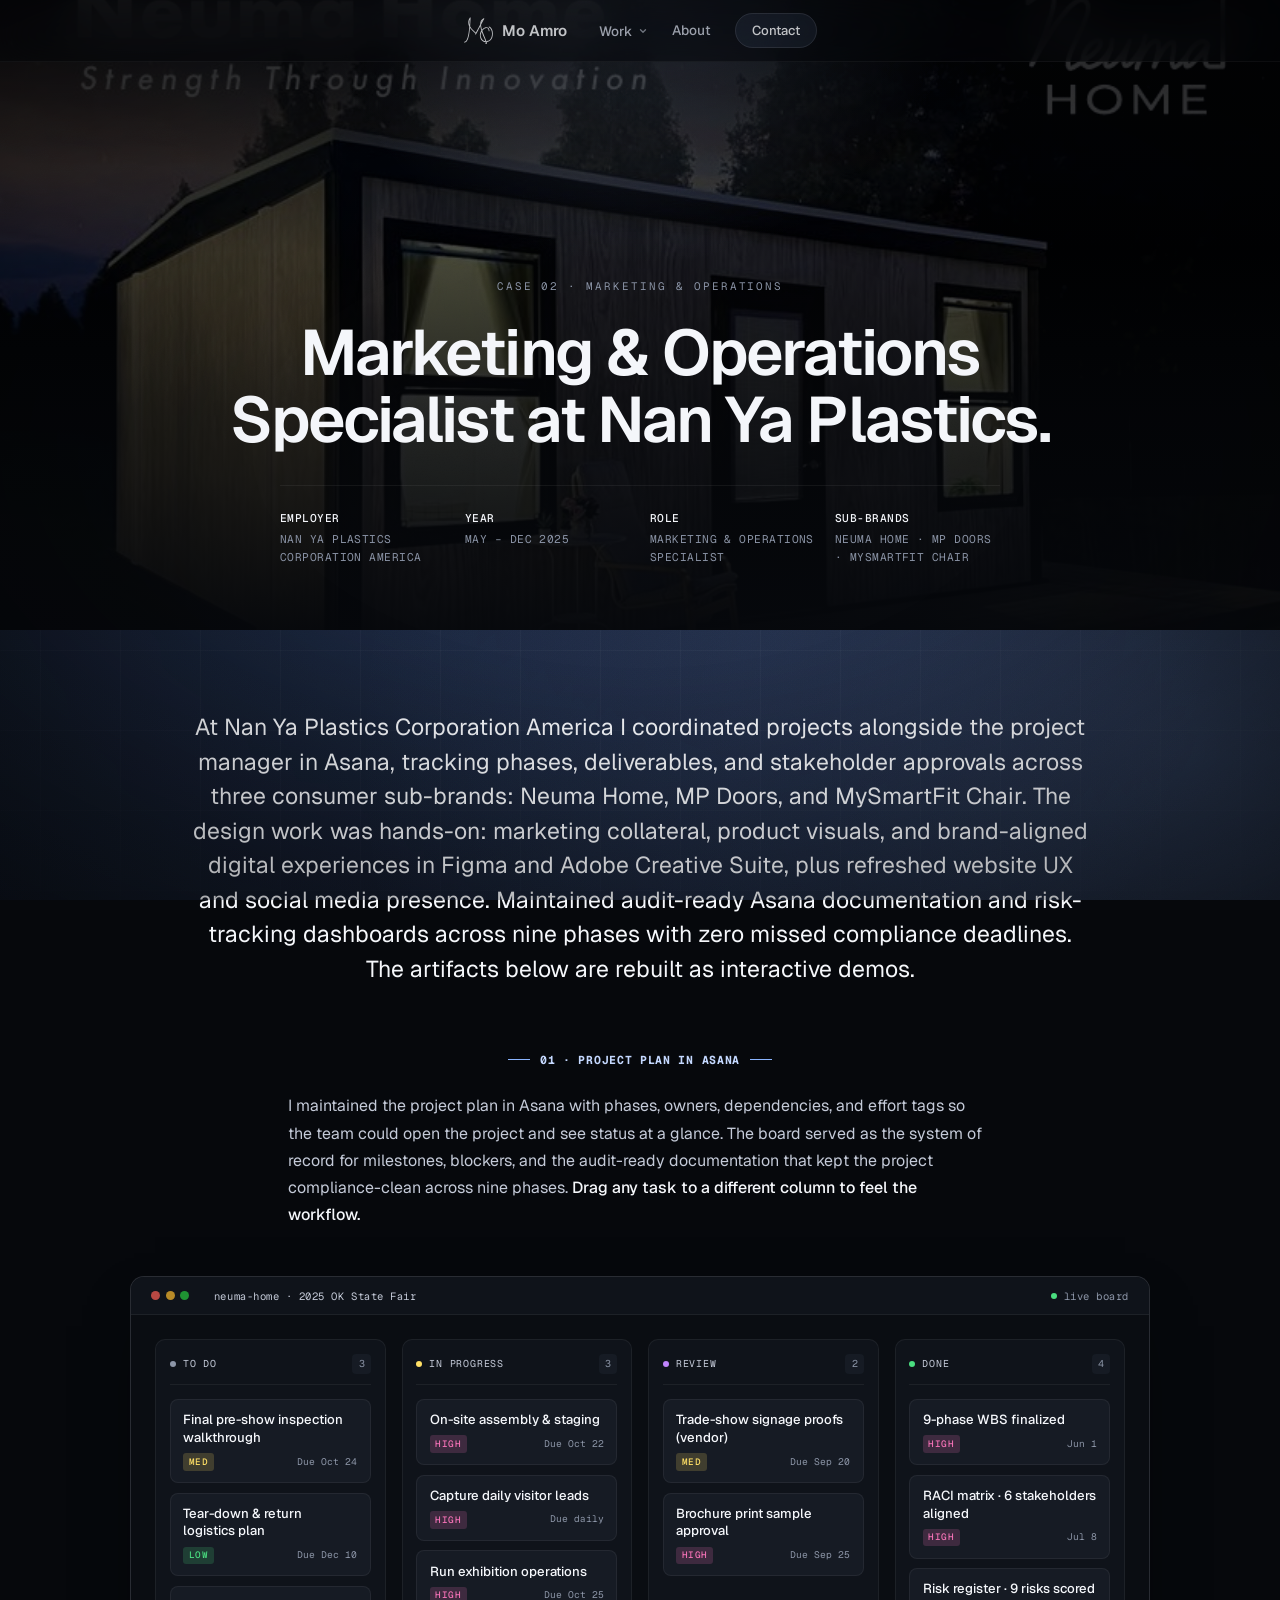
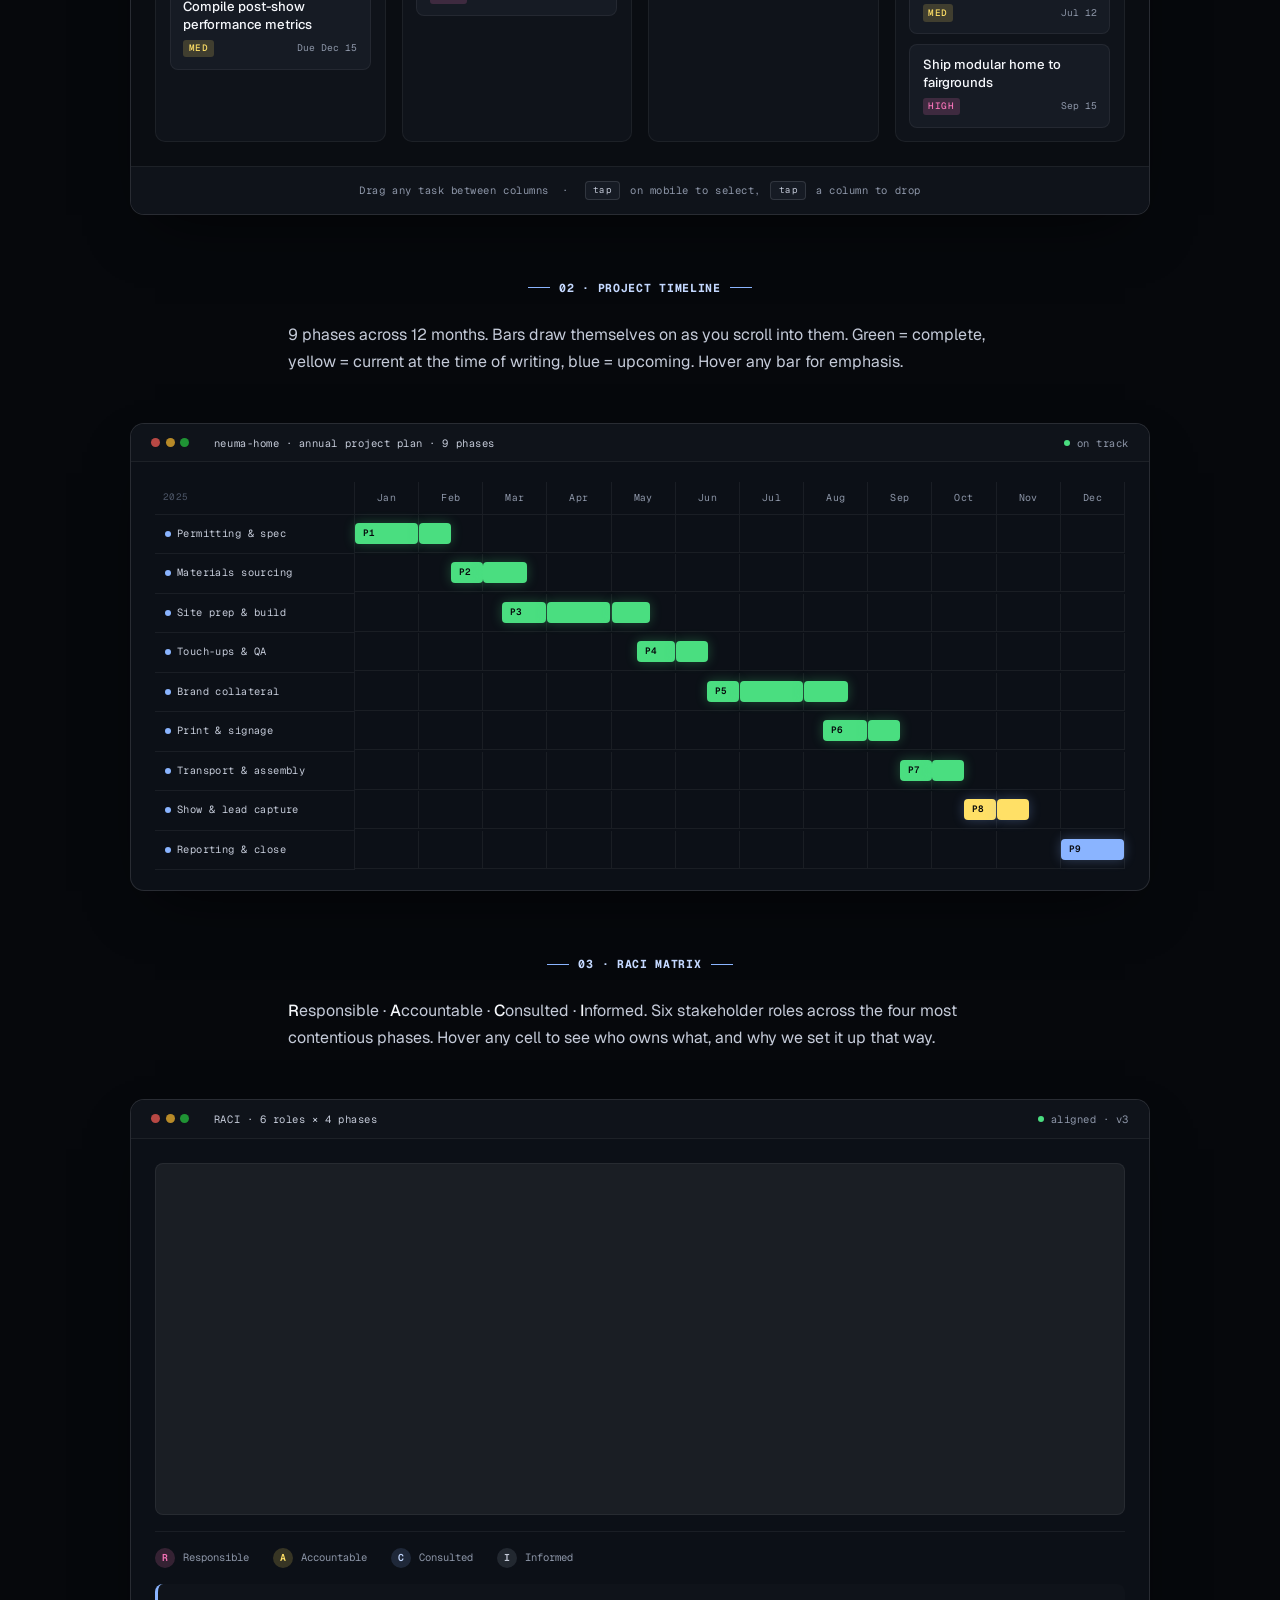
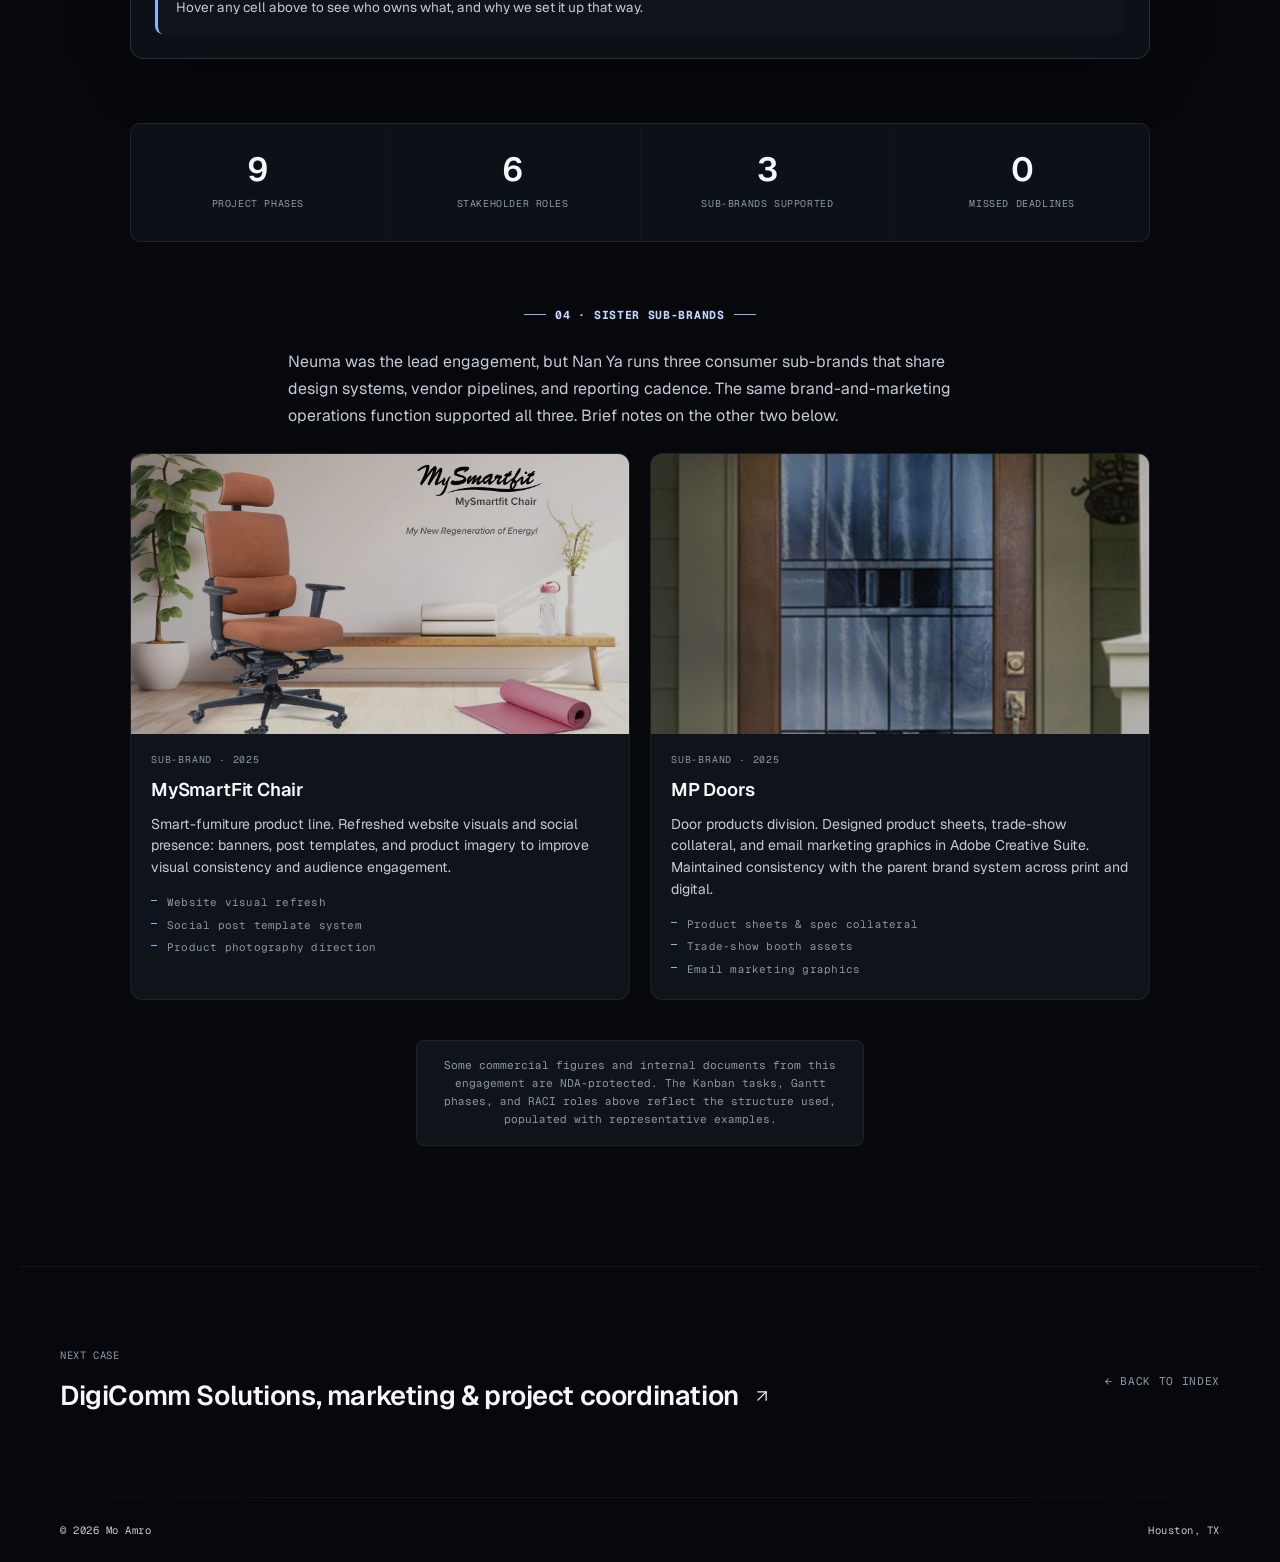
<file: case/nan-ya-plastics.html>
<!doctype html>
<html lang="en">
<head>
<meta charset="utf-8" />
<meta name="viewport" content="width=device-width,initial-scale=1" />
<title>Nan Ya Plastics Corporation · Mo Amro</title>
<meta name="description" content="Nan Ya Plastics Corporation America: marketing & operations across three consumer sub-brands (Neuma Home, MP Doors, MySmartFit Chair). Interactive Asana board, Gantt, and RACI." />
<meta name="theme-color" content="#06080c" />

<link rel="stylesheet" href="/assets/site.css">
</head>
<body>

<canvas class="ambient-canvas" aria-hidden="true"></canvas>
<div class="grid-bg"></div>

<nav class="site-nav">
 <a href="/" class="mark">
      <svg class="mark-svg" viewBox="0 0 540 490" aria-hidden="true">
        <path fill="currentColor" d="M386.2,486.2 L386.5,482.5L393.5,482.2 C402.9,481.8 403.6,480.2 400.4,466.4 L398.7,459.3L390.1,458.7 C335.5,454.8 295.7,404.0 295.7,338.5 C295.7,309.6 302.8,284.5 318.3,259.6 L320.7,255.8L316.3,240.7 C311.5,223.7 306.7,202.7 304.9,190.0 C304.2,185.3 303.4,181.2 303.1,180.8 C302.8,180.5 285.3,212.6 264.3,252.3 L226.2,324.5L221.0,324.8 C218.1,325.0 215.2,324.6 214.4,323.9 C212.2,322.1 212.7,315.5 215.5,310.0 L218.0,305.1L207.8,297.3 C178.3,275.0 143.0,239.0 127.2,215.3 C125.3,212.3 123.5,210.2 123.3,210.4 C123.0,210.7 121.8,221.1 120.5,233.7 C104.7,389.2 75.5,463.4 29.3,465.8 C19.2,466.3 18.0,465.6 18.0,459.1 C18.0,453.6 19.2,452.0 23.7,452.0 C25.5,452.0 29.1,451.3 31.7,450.4 C69.4,437.6 95.4,354.9 108.5,206.2 L110.1,187.9L105.1,176.2 C95.4,153.5 92.0,137.1 92.0,112.9 C92.0,82.5 98.8,60.3 116.3,34.2 L122.5,24.9L128.5,25.2 L134.5,25.5L134.4,31.5 C134.4,34.8 133.8,41.5 133.2,46.5 C132.6,51.5 131.1,73.7 130.0,96.0 C128.9,118.3 127.3,146.5 126.5,158.7 L125.0,180.9L129.6,188.7 C148.4,220.6 179.2,254.2 215.4,282.4 C220.8,286.6 225.7,289.7 226.1,289.3 C226.6,288.8 243.6,257.1 263.8,218.9 L300.7,149.4L301.3,135.4 C303.6,89.6 321.2,58.6 354.7,41.6 C360.4,38.8 368.6,38.0 370.8,40.2 C374.5,43.9 372.9,47.5 344.0,102.0 C312.5,161.4 314.8,155.1 317.6,175.2 C319.6,190.1 323.2,207.0 328.1,225.5 L332.1,240.5L342.3,230.4 C365.0,208.1 387.3,197.0 409.6,197.0 C442.6,197.0 460.7,216.6 463.6,255.4 C464.4,266.4 463.5,268.0 456.6,268.0 C451.2,268.0 450.3,266.9 449.5,260.0 C446.2,231.1 435.5,215.9 415.6,211.8 C398.5,208.2 368.4,224.7 346.5,249.8 L338.2,259.3L342.2,270.9 C349.6,292.5 362.8,326.4 380.3,368.6 C389.9,391.7 400.6,418.0 404.0,427.1 C407.4,436.1 410.3,443.7 410.5,443.8 C411.5,444.9 432.3,438.5 440.4,434.7 C470.1,420.6 489.2,397.6 500.3,362.3 C520.5,298.4 500.9,223.9 457.9,201.0 C451.9,197.8 451.0,196.6 451.0,191.9 C451.0,181.7 460.8,182.4 476.6,193.5 C538.1,237.1 538.2,378.9 476.9,430.9 C461.2,444.2 437.4,455.1 419.0,457.6 C414.8,458.1 414.0,458.6 414.5,459.9 C415.7,462.9 417.0,478.2 416.5,481.9 C415.0,490.9 416.7,490.0 400.4,490.0 L385.9,490.0L386.2,486.2 Z M391.1,437.2 C386.8,425.7 381.7,413.0 366.5,376.5 C349.7,336.1 341.6,315.7 333.5,293.2 L327.3,276.0L322.2,286.7 C308.1,316.6 306.0,345.2 315.9,374.0 C329.3,413.3 355.2,438.4 388.2,443.9 C391.1,444.4 393.6,444.8 393.7,444.9 C393.8,444.9 392.7,441.5 391.1,437.2 Z M115.0,109.2 C116.2,86.5 117.0,67.6 116.7,67.4 C115.9,66.5 110.4,81.9 108.4,90.5 C105.3,103.9 105.8,126.4 109.5,140.9 C111.1,147.2 112.5,151.9 112.6,151.4 C112.8,150.9 113.9,131.9 115.0,109.2 Z M334.9,84.8 C338.9,77.2 341.9,71.0 341.7,71.0 C341.4,71.0 338.7,74.3 335.7,78.2 C329.3,86.6 324.9,94.9 321.4,105.1 C316.9,118.6 317.5,117.7 334.9,84.8 Z"/>
      </svg>
      <span class="mark-text">Mo Amro</span>
    </a>
 <ul>
 <li class="nav-has-drop">
 <button type="button" class="nav-drop-trigger" aria-haspopup="true" aria-expanded="false">
 Work
 <svg class="nav-caret" width="10" height="10" viewBox="0 0 12 12" fill="none" stroke="currentColor" stroke-width="1.6" stroke-linecap="round" stroke-linejoin="round" aria-hidden="true"><path d="M3 4.5l3 3 3-3"/></svg>
 </button>
 <div class="nav-drop">
 <a href="/case/nettracepro" data-nav="nettracepro" class="nav-drop-item">
 <div class="nav-drop-num">01</div>
 <div class="nav-drop-meta">
 <div class="nav-drop-title">NetTracePro</div>
 <div class="nav-drop-sub">Marketing operations &amp; design</div>
 </div>
 </a>
 <a href="/case/nan-ya-plastics" data-nav="nan-ya-plastics" class="nav-drop-item">
 <div class="nav-drop-num">02</div>
 <div class="nav-drop-meta">
 <div class="nav-drop-title">Nan Ya Plastics</div>
 <div class="nav-drop-sub">Marketing &amp; operations</div>
 </div>
 </a>
 <a href="/case/simpletouch" data-nav="simpletouch" class="nav-drop-item">
 <div class="nav-drop-num">03</div>
 <div class="nav-drop-meta">
 <div class="nav-drop-title">SimpleTouch POS</div>
 <div class="nav-drop-sub">Marketing &amp; project coordination</div>
 </div>
 </a>
 </div>
 </li>
 <li><a href="/#about">About</a></li>
 <li class="cta-li"><a href="/#contact" class="cta">Contact</a></li>
 </ul>
</nav>

<section class="case-hero">
 <div class="case-hero-img-wrap">
 <img class="case-hero-img" src="/assets/neuma-hero.jpg" alt="Neuma Home, the lead consumer sub-brand at Nan Ya Plastics" />
 </div>
 <div class="case-hero-overlay">
 <div class="case-hero-eyebrow">CASE 02 · MARKETING &amp; OPERATIONS</div>
    <h1 class="case-hero-title">Marketing &amp; Operations Specialist at Nan Ya Plastics.</h1>
 <div class="case-hero-meta">
 <div><span>Employer</span>Nan Ya Plastics Corporation America</div>
 <div><span>Year</span>May – Dec 2025</div>
 <div><span>Role</span>Marketing &amp; Operations Specialist</div>
 <div><span>Sub-brands</span>Neuma Home · MP Doors · MySmartFit Chair</div>
 </div>
 </div>
</section>

<article class="case-body">
 <p class="case-summary reveal">
 At Nan Ya Plastics Corporation America I coordinated projects
 alongside the project manager in Asana, tracking phases, deliverables,
 and stakeholder approvals across three consumer sub-brands: Neuma
 Home, MP Doors, and MySmartFit Chair. The design work was hands-on:
 marketing collateral, product visuals, and brand-aligned digital
 experiences in Figma and Adobe Creative Suite, plus refreshed website
 UX and social media presence. Maintained audit-ready Asana
 documentation and risk-tracking dashboards across nine phases with
 zero missed compliance deadlines. The artifacts below are rebuilt as
 interactive demos.
 </p>

 <!-- ============ INTERACTIVE KANBAN ============ -->
 <h3 class="case-section-h reveal">01 · Project plan in Asana</h3>
 <div class="case-prose reveal">
 <p>
 I maintained the project plan in Asana with phases, owners, dependencies,
 and effort tags so the team could open the project and see status at a
 glance. The board served as the system of record for milestones, blockers,
 and the audit-ready documentation that kept the project compliance-clean
 across nine phases.
 <strong>Drag any task to a different column to feel the workflow.</strong>
 </p>
 </div>

 <div class="demo-frame reveal">
 <div class="demo-head">
 <div class="demo-dots"><span></span><span></span><span></span></div>
 <div class="demo-title">neuma-home · 2025 OK State Fair</div>
 <div class="demo-status"><span class="live"></span>live board</div>
 </div>

 <div class="kanban">
 <div class="kanban-col" data-col="todo">
 <div class="kanban-col-head">
 <div class="kanban-col-name">To do</div>
 <div class="kanban-col-count">0</div>
 </div>
 <div class="kanban-task" draggable="true">
 <div class="kanban-task-title">Final pre-show inspection walkthrough</div>
 <div class="kanban-task-meta">
 <span class="kanban-priority med">med</span>
 <span>Due Oct 24</span>
 </div>
 </div>
 <div class="kanban-task" draggable="true">
 <div class="kanban-task-title">Tear-down &amp; return logistics plan</div>
 <div class="kanban-task-meta">
 <span class="kanban-priority low">low</span>
 <span>Due Dec 10</span>
 </div>
 </div>
 <div class="kanban-task" draggable="true">
 <div class="kanban-task-title">Compile post-show performance metrics</div>
 <div class="kanban-task-meta">
 <span class="kanban-priority med">med</span>
 <span>Due Dec 15</span>
 </div>
 </div>
 </div>

 <div class="kanban-col" data-col="progress">
 <div class="kanban-col-head">
 <div class="kanban-col-name">In progress</div>
 <div class="kanban-col-count">0</div>
 </div>
 <div class="kanban-task" draggable="true">
 <div class="kanban-task-title">On-site assembly &amp; staging</div>
 <div class="kanban-task-meta">
 <span class="kanban-priority high">high</span>
 <span>Due Oct 22</span>
 </div>
 </div>
 <div class="kanban-task" draggable="true">
 <div class="kanban-task-title">Capture daily visitor leads</div>
 <div class="kanban-task-meta">
 <span class="kanban-priority high">high</span>
 <span>Due daily</span>
 </div>
 </div>
 <div class="kanban-task" draggable="true">
 <div class="kanban-task-title">Run exhibition operations</div>
 <div class="kanban-task-meta">
 <span class="kanban-priority high">high</span>
 <span>Due Oct 25</span>
 </div>
 </div>
 </div>

 <div class="kanban-col" data-col="review">
 <div class="kanban-col-head">
 <div class="kanban-col-name">Review</div>
 <div class="kanban-col-count">0</div>
 </div>
 <div class="kanban-task" draggable="true">
 <div class="kanban-task-title">Trade-show signage proofs (vendor)</div>
 <div class="kanban-task-meta">
 <span class="kanban-priority med">med</span>
 <span>Due Sep 20</span>
 </div>
 </div>
 <div class="kanban-task" draggable="true">
 <div class="kanban-task-title">Brochure print sample approval</div>
 <div class="kanban-task-meta">
 <span class="kanban-priority high">high</span>
 <span>Due Sep 25</span>
 </div>
 </div>
 </div>

 <div class="kanban-col" data-col="done">
 <div class="kanban-col-head">
 <div class="kanban-col-name">Done</div>
 <div class="kanban-col-count">0</div>
 </div>
 <div class="kanban-task" draggable="true">
 <div class="kanban-task-title">9-phase WBS finalized</div>
 <div class="kanban-task-meta">
 <span class="kanban-priority high">high</span>
 <span>Jun 1</span>
 </div>
 </div>
 <div class="kanban-task" draggable="true">
 <div class="kanban-task-title">RACI matrix · 6 stakeholders aligned</div>
 <div class="kanban-task-meta">
 <span class="kanban-priority high">high</span>
 <span>Jul 8</span>
 </div>
 </div>
 <div class="kanban-task" draggable="true">
 <div class="kanban-task-title">Risk register · 9 risks scored</div>
 <div class="kanban-task-meta">
 <span class="kanban-priority med">med</span>
 <span>Jul 12</span>
 </div>
 </div>
 <div class="kanban-task" draggable="true">
 <div class="kanban-task-title">Ship modular home to fairgrounds</div>
 <div class="kanban-task-meta">
 <span class="kanban-priority high">high</span>
 <span>Sep 15</span>
 </div>
 </div>
 </div>
 </div>

 <div class="kanban-hint">
 Drag any task between columns &nbsp;·&nbsp; <span class="kbd">tap</span> on mobile to select, <span class="kbd">tap</span> a column to drop
 </div>
 </div>

 <!-- ============ ANIMATED GANTT ============ -->
 <h3 class="case-section-h reveal">02 · Project timeline</h3>
 <div class="case-prose reveal">
 <p>
 9 phases across 12 months. Bars draw themselves on as you scroll into them.
 Green = complete, yellow = current at the time of writing, blue = upcoming.
 Hover any bar for emphasis.
 </p>
 </div>

 <div class="demo-frame reveal">
 <div class="demo-head">
 <div class="demo-dots"><span></span><span></span><span></span></div>
 <div class="demo-title">neuma-home · annual project plan · 9 phases</div>
 <div class="demo-status"><span class="live"></span>on track</div>
 </div>

 <div class="gantt">
 <div class="gantt-grid">
 <div class="gantt-corner">2025</div>
 <div class="gantt-month">Jan</div>
 <div class="gantt-month">Feb</div>
 <div class="gantt-month">Mar</div>
 <div class="gantt-month">Apr</div>
 <div class="gantt-month">May</div>
 <div class="gantt-month">Jun</div>
 <div class="gantt-month">Jul</div>
 <div class="gantt-month">Aug</div>
 <div class="gantt-month">Sep</div>
 <div class="gantt-month">Oct</div>
 <div class="gantt-month">Nov</div>
 <div class="gantt-month">Dec</div>

 <!-- Phase 1: Permitting (Jan-Feb) -->
 <div class="gantt-row-name">Permitting &amp; spec</div>
 <div class="gantt-cell"><div class="gantt-bar complete draw" style="left: 0; right: 0; animation-delay: 0.1s;">P1</div></div>
 <div class="gantt-cell"><div class="gantt-bar complete draw" style="left: 0; right: 50%; animation-delay: 0.15s;"></div></div>
 <div class="gantt-cell"></div>
 <div class="gantt-cell"></div>
 <div class="gantt-cell"></div>
 <div class="gantt-cell"></div>
 <div class="gantt-cell"></div>
 <div class="gantt-cell"></div>
 <div class="gantt-cell"></div>
 <div class="gantt-cell"></div>
 <div class="gantt-cell"></div>
 <div class="gantt-cell"></div>

 <!-- Phase 2: Sourcing (Feb-Mar) -->
 <div class="gantt-row-name">Materials sourcing</div>
 <div class="gantt-cell"></div>
 <div class="gantt-cell"><div class="gantt-bar complete draw" style="left: 50%; right: 0; animation-delay: 0.2s;">P2</div></div>
 <div class="gantt-cell"><div class="gantt-bar complete draw" style="left: 0; right: 30%; animation-delay: 0.25s;"></div></div>
 <div class="gantt-cell"></div>
 <div class="gantt-cell"></div>
 <div class="gantt-cell"></div>
 <div class="gantt-cell"></div>
 <div class="gantt-cell"></div>
 <div class="gantt-cell"></div>
 <div class="gantt-cell"></div>
 <div class="gantt-cell"></div>
 <div class="gantt-cell"></div>

 <!-- Phase 3: Site prep (Mar-May) -->
 <div class="gantt-row-name">Site prep &amp; build</div>
 <div class="gantt-cell"></div>
 <div class="gantt-cell"></div>
 <div class="gantt-cell"><div class="gantt-bar complete draw" style="left: 30%; right: 0; animation-delay: 0.3s;">P3</div></div>
 <div class="gantt-cell"><div class="gantt-bar complete draw" style="left: 0; right: 0; animation-delay: 0.35s;"></div></div>
 <div class="gantt-cell"><div class="gantt-bar complete draw" style="left: 0; right: 40%; animation-delay: 0.4s;"></div></div>
 <div class="gantt-cell"></div>
 <div class="gantt-cell"></div>
 <div class="gantt-cell"></div>
 <div class="gantt-cell"></div>
 <div class="gantt-cell"></div>
 <div class="gantt-cell"></div>
 <div class="gantt-cell"></div>

 <!-- Phase 4: Touch-ups (May-Jun) -->
 <div class="gantt-row-name">Touch-ups &amp; QA</div>
 <div class="gantt-cell"></div>
 <div class="gantt-cell"></div>
 <div class="gantt-cell"></div>
 <div class="gantt-cell"></div>
 <div class="gantt-cell"><div class="gantt-bar complete draw" style="left: 40%; right: 0; animation-delay: 0.45s;">P4</div></div>
 <div class="gantt-cell"><div class="gantt-bar complete draw" style="left: 0; right: 50%; animation-delay: 0.5s;"></div></div>
 <div class="gantt-cell"></div>
 <div class="gantt-cell"></div>
 <div class="gantt-cell"></div>
 <div class="gantt-cell"></div>
 <div class="gantt-cell"></div>
 <div class="gantt-cell"></div>

 <!-- Phase 5: Brand collateral (Jun-Aug) -->
 <div class="gantt-row-name">Brand collateral</div>
 <div class="gantt-cell"></div>
 <div class="gantt-cell"></div>
 <div class="gantt-cell"></div>
 <div class="gantt-cell"></div>
 <div class="gantt-cell"></div>
 <div class="gantt-cell"><div class="gantt-bar complete draw" style="left: 50%; right: 0; animation-delay: 0.55s;">P5</div></div>
 <div class="gantt-cell"><div class="gantt-bar complete draw" style="left: 0; right: 0; animation-delay: 0.6s;"></div></div>
 <div class="gantt-cell"><div class="gantt-bar complete draw" style="left: 0; right: 30%; animation-delay: 0.65s;"></div></div>
 <div class="gantt-cell"></div>
 <div class="gantt-cell"></div>
 <div class="gantt-cell"></div>
 <div class="gantt-cell"></div>

 <!-- Phase 6: Print vendor (Aug) -->
 <div class="gantt-row-name">Print &amp; signage</div>
 <div class="gantt-cell"></div>
 <div class="gantt-cell"></div>
 <div class="gantt-cell"></div>
 <div class="gantt-cell"></div>
 <div class="gantt-cell"></div>
 <div class="gantt-cell"></div>
 <div class="gantt-cell"></div>
 <div class="gantt-cell"><div class="gantt-bar complete draw" style="left: 30%; right: 0; animation-delay: 0.7s;">P6</div></div>
 <div class="gantt-cell"><div class="gantt-bar complete draw" style="left: 0; right: 50%; animation-delay: 0.75s;"></div></div>
 <div class="gantt-cell"></div>
 <div class="gantt-cell"></div>
 <div class="gantt-cell"></div>

 <!-- Phase 7: Transport (Sep) -->
 <div class="gantt-row-name">Transport &amp; assembly</div>
 <div class="gantt-cell"></div>
 <div class="gantt-cell"></div>
 <div class="gantt-cell"></div>
 <div class="gantt-cell"></div>
 <div class="gantt-cell"></div>
 <div class="gantt-cell"></div>
 <div class="gantt-cell"></div>
 <div class="gantt-cell"></div>
 <div class="gantt-cell"><div class="gantt-bar complete draw" style="left: 50%; right: 0; animation-delay: 0.8s;">P7</div></div>
 <div class="gantt-cell"><div class="gantt-bar complete draw" style="left: 0; right: 50%; animation-delay: 0.85s;"></div></div>
 <div class="gantt-cell"></div>
 <div class="gantt-cell"></div>

 <!-- Phase 8: Show (Oct-Nov) -->
 <div class="gantt-row-name">Show &amp; lead capture</div>
 <div class="gantt-cell"></div>
 <div class="gantt-cell"></div>
 <div class="gantt-cell"></div>
 <div class="gantt-cell"></div>
 <div class="gantt-cell"></div>
 <div class="gantt-cell"></div>
 <div class="gantt-cell"></div>
 <div class="gantt-cell"></div>
 <div class="gantt-cell"></div>
 <div class="gantt-cell"><div class="gantt-bar current draw" style="left: 50%; right: 0; animation-delay: 0.9s;">P8</div></div>
 <div class="gantt-cell"><div class="gantt-bar current draw" style="left: 0; right: 50%; animation-delay: 0.95s;"></div></div>
 <div class="gantt-cell"></div>

 <!-- Phase 9: Reporting (Dec) -->
 <div class="gantt-row-name">Reporting &amp; close</div>
 <div class="gantt-cell"></div>
 <div class="gantt-cell"></div>
 <div class="gantt-cell"></div>
 <div class="gantt-cell"></div>
 <div class="gantt-cell"></div>
 <div class="gantt-cell"></div>
 <div class="gantt-cell"></div>
 <div class="gantt-cell"></div>
 <div class="gantt-cell"></div>
 <div class="gantt-cell"></div>
 <div class="gantt-cell"></div>
 <div class="gantt-cell"><div class="gantt-bar draw" style="left: 0; right: 0; animation-delay: 1s;">P9</div></div>
 </div>
 </div>
 </div>

 <!-- ============ INTERACTIVE RACI ============ -->
 <h3 class="case-section-h reveal">03 · RACI matrix</h3>
 <div class="case-prose reveal">
 <p>
 <strong>R</strong>esponsible · <strong>A</strong>ccountable ·
 <strong>C</strong>onsulted · <strong>I</strong>nformed.
 Six stakeholder roles across the four most contentious phases. Hover any cell
 to see who owns what, and why we set it up that way.
 </p>
 </div>

 <div class="demo-frame reveal">
 <div class="demo-head">
 <div class="demo-dots"><span></span><span></span><span></span></div>
 <div class="demo-title">RACI · 6 roles × 4 phases</div>
 <div class="demo-status"><span class="live"></span>aligned · v3</div>
 </div>

 <div class="raci">
 <div class="raci-grid">
 <!-- Header row -->
 <div class="raci-cell corner">ROLE ↓ / PHASE →</div>
 <div class="raci-cell head">Sourcing</div>
 <div class="raci-cell head">Site Build</div>
 <div class="raci-cell head">Brand &amp; Print</div>
 <div class="raci-cell head">Show Ops</div>
 <div class="raci-cell head"></div>
 <div class="raci-cell head"></div>

 <!-- Mo (me) -->
 <div class="raci-cell row-head">Mo Amro · PM</div>
 <div class="raci-cell" data-role="Mo Amro" data-phase="Sourcing" data-detail="I owned the materials sourcing schedule, vendor selection, and PO tracking through delivery.">
 <span class="raci-tag a">A</span>
 </div>
 <div class="raci-cell" data-role="Mo Amro" data-phase="Site Build" data-detail="I tracked daily progress and flagged risk to leadership weekly.">
 <span class="raci-tag c">C</span>
 </div>
 <div class="raci-cell" data-role="Mo Amro" data-phase="Brand &amp; Print" data-detail="I owned brand collateral end-to-end: design, vendor coordination, and proof approval.">
 <span class="raci-tag r">R</span>
 </div>
 <div class="raci-cell" data-role="Mo Amro" data-phase="Show Ops" data-detail="I co-led on-site operations and was accountable for daily lead capture and reporting.">
 <span class="raci-tag a">A</span>
 </div>
 <div class="raci-cell" style="background: var(--bg-2)"></div>
 <div class="raci-cell" style="background: var(--bg-2)"></div>

 <!-- Brand Lead -->
 <div class="raci-cell row-head">Brand Lead</div>
 <div class="raci-cell" data-role="Brand Lead" data-phase="Sourcing" data-detail="Informed only, material aesthetics flagged on a per-decision basis.">
 <span class="raci-tag i">I</span>
 </div>
 <div class="raci-cell" data-role="Brand Lead" data-phase="Site Build" data-detail="Consulted on visual decisions during the build phase (paint, fixtures, finishes).">
 <span class="raci-tag c">C</span>
 </div>
 <div class="raci-cell" data-role="Brand Lead" data-phase="Brand &amp; Print" data-detail="Accountable for the brand system that the trade-show collateral was built within.">
 <span class="raci-tag a">A</span>
 </div>
 <div class="raci-cell" data-role="Brand Lead" data-phase="Show Ops" data-detail="Informed on lead-capture results so brand strategy could be tuned for future shows.">
 <span class="raci-tag i">I</span>
 </div>
 <div class="raci-cell" style="background: var(--bg-2)"></div>
 <div class="raci-cell" style="background: var(--bg-2)"></div>

 <!-- Site Manager -->
 <div class="raci-cell row-head">Site Manager</div>
 <div class="raci-cell" data-role="Site Manager" data-phase="Sourcing" data-detail="Consulted on materials decisions that affected build schedule or labor.">
 <span class="raci-tag c">C</span>
 </div>
 <div class="raci-cell" data-role="Site Manager" data-phase="Site Build" data-detail="Responsible for daily build operations and on-site labor coordination.">
 <span class="raci-tag r">R</span>
 </div>
 <div class="raci-cell" data-role="Site Manager" data-phase="Brand &amp; Print" data-detail="Informed only, branded touchpoints affected site finishing.">
 <span class="raci-tag i">I</span>
 </div>
 <div class="raci-cell" data-role="Site Manager" data-phase="Show Ops" data-detail="Consulted on physical setup, breakdown logistics, and spec-related visitor questions.">
 <span class="raci-tag c">C</span>
 </div>
 <div class="raci-cell" style="background: var(--bg-2)"></div>
 <div class="raci-cell" style="background: var(--bg-2)"></div>

 <!-- Vendor PM -->
 <div class="raci-cell row-head">Vendor PM</div>
 <div class="raci-cell" data-role="Vendor PM" data-phase="Sourcing" data-detail="Responsible for vendor relationships, lead times, and contract terms.">
 <span class="raci-tag r">R</span>
 </div>
 <div class="raci-cell" data-role="Vendor PM" data-phase="Site Build" data-detail="Informed on vendor-side issues that might affect schedule.">
 <span class="raci-tag i">I</span>
 </div>
 <div class="raci-cell" data-role="Vendor PM" data-phase="Brand &amp; Print" data-detail="Consulted on print vendor selection and proof approval workflows.">
 <span class="raci-tag c">C</span>
 </div>
 <div class="raci-cell" data-role="Vendor PM" data-phase="Show Ops" data-detail="Informed only, most show ops are in-house.">
 <span class="raci-tag i">I</span>
 </div>
 <div class="raci-cell" style="background: var(--bg-2)"></div>
 <div class="raci-cell" style="background: var(--bg-2)"></div>

 <!-- Sponsor -->
 <div class="raci-cell row-head">Executive Sponsor</div>
 <div class="raci-cell" data-role="Executive Sponsor" data-phase="Sourcing" data-detail="Informed via weekly status, flagged only if budget overrun risk.">
 <span class="raci-tag i">I</span>
 </div>
 <div class="raci-cell" data-role="Executive Sponsor" data-phase="Site Build" data-detail="Informed via weekly status; consulted on major design changes.">
 <span class="raci-tag i">I</span>
 </div>
 <div class="raci-cell" data-role="Executive Sponsor" data-phase="Brand &amp; Print" data-detail="Consulted on brand direction; provided sign-off on major collateral.">
 <span class="raci-tag c">C</span>
 </div>
 <div class="raci-cell" data-role="Executive Sponsor" data-phase="Show Ops" data-detail="Informed daily during the show; provided strategic direction on lead follow-up.">
 <span class="raci-tag i">I</span>
 </div>
 <div class="raci-cell" style="background: var(--bg-2)"></div>
 <div class="raci-cell" style="background: var(--bg-2)"></div>

 <!-- Marketing -->
 <div class="raci-cell row-head">Marketing</div>
 <div class="raci-cell" data-role="Marketing" data-phase="Sourcing" data-detail="Informed only.">
 <span class="raci-tag i">I</span>
 </div>
 <div class="raci-cell" data-role="Marketing" data-phase="Site Build" data-detail="Informed only, marketing tactics begin closer to show date.">
 <span class="raci-tag i">I</span>
 </div>
 <div class="raci-cell" data-role="Marketing" data-phase="Brand &amp; Print" data-detail="Consulted on the messaging side of the collateral.">
 <span class="raci-tag c">C</span>
 </div>
 <div class="raci-cell" data-role="Marketing" data-phase="Show Ops" data-detail="Responsible for pre-show ad campaigns, lead nurturing, and post-show follow-up.">
 <span class="raci-tag r">R</span>
 </div>
 <div class="raci-cell" style="background: var(--bg-2)"></div>
 <div class="raci-cell" style="background: var(--bg-2)"></div>
 </div>

 <div class="raci-legend">
 <div class="lg"><span class="raci-tag r">R</span> Responsible</div>
 <div class="lg"><span class="raci-tag a">A</span> Accountable</div>
 <div class="lg"><span class="raci-tag c">C</span> Consulted</div>
 <div class="lg"><span class="raci-tag i">I</span> Informed</div>
 </div>

 <div class="raci-detail">
 Hover any cell above to see who owns what, and why we set it up that way.
 </div>
 </div>
 </div>

 <div class="case-stats reveal">
 <div class="stat"><div class="stat-num">9</div><div class="stat-label">Project phases</div></div>
 <div class="stat"><div class="stat-num">6</div><div class="stat-label">Stakeholder roles</div></div>
 <div class="stat"><div class="stat-num">3</div><div class="stat-label">Sub-brands supported</div></div>
 <div class="stat"><div class="stat-num">0</div><div class="stat-label">Missed deadlines</div></div>
 </div>

 <!-- ============ SISTER SUB-BRANDS (MP Doors + MySmartFit Chair) ============ -->
 <h3 class="case-section-h reveal">04 · Sister sub-brands</h3>
 <div class="case-prose reveal">
 <p>
 Neuma was the lead engagement, but Nan Ya runs three consumer sub-brands that share design
 systems, vendor pipelines, and reporting cadence. The same brand-and-marketing operations
 function supported all three. Brief notes on the other two below.
 </p>
 </div>

 <div class="sister-brands reveal">
 <article class="sister-card">
 <div class="sister-img">
 <img src="/assets/smartfit-hero.jpg" alt="MySmartFit Chair product photography" loading="lazy" />
 </div>
 <div class="sister-body">
 <div class="sister-tag">Sub-brand · 2025</div>
 <h4 class="sister-name">MySmartFit Chair</h4>
 <p class="sister-desc">
 Smart-furniture product line. Refreshed website visuals and social
 presence: banners, post templates, and product imagery to improve
 visual consistency and audience engagement.
 </p>
 <ul class="sister-list">
 <li>Website visual refresh</li>
 <li>Social post template system</li>
 <li>Product photography direction</li>
 </ul>
 </div>
 </article>

 <article class="sister-card">
 <div class="sister-img">
 <img src="/assets/mpdoors-hero.jpg" alt="MP Doors entry door product photography" loading="lazy" />
 </div>
 <div class="sister-body">
 <div class="sister-tag">Sub-brand · 2025</div>
 <h4 class="sister-name">MP Doors</h4>
 <p class="sister-desc">
 Door products division. Designed product sheets, trade-show collateral,
 and email marketing graphics in Adobe Creative Suite. Maintained
 consistency with the parent brand system across print and digital.
 </p>
 <ul class="sister-list">
 <li>Product sheets &amp; spec collateral</li>
 <li>Trade-show booth assets</li>
 <li>Email marketing graphics</li>
 </ul>
 </div>
 </article>
 </div>

 <div class="note reveal">
 Some commercial figures and internal documents from this engagement are NDA-protected.
 The Kanban tasks, Gantt phases, and RACI roles above reflect the structure used,
 populated with representative examples.
 </div>
</article>

<div class="next-case">
 <div>
 <div class="nc-label">Next case</div>
 <a href="/case/simpletouch" class="nc-link">
 DigiComm Solutions, marketing &amp; project coordination
 <svg width="20" height="20" viewBox="0 0 24 24" fill="none" stroke="currentColor" stroke-width="1.5" stroke-linecap="round" stroke-linejoin="round"><path d="M7 17L17 7"/><path d="M7 7h10v10"/></svg>
 </a>
 </div>
 <a href="/" class="back">← Back to index</a>
</div>

<footer class="site-footer">
 <span>© <span data-year>2026</span> Mo Amro</span>
 <span>Houston, TX</span>
</footer>

<script src="/assets/site.js" defer></script>
</body>
</html>
</file>
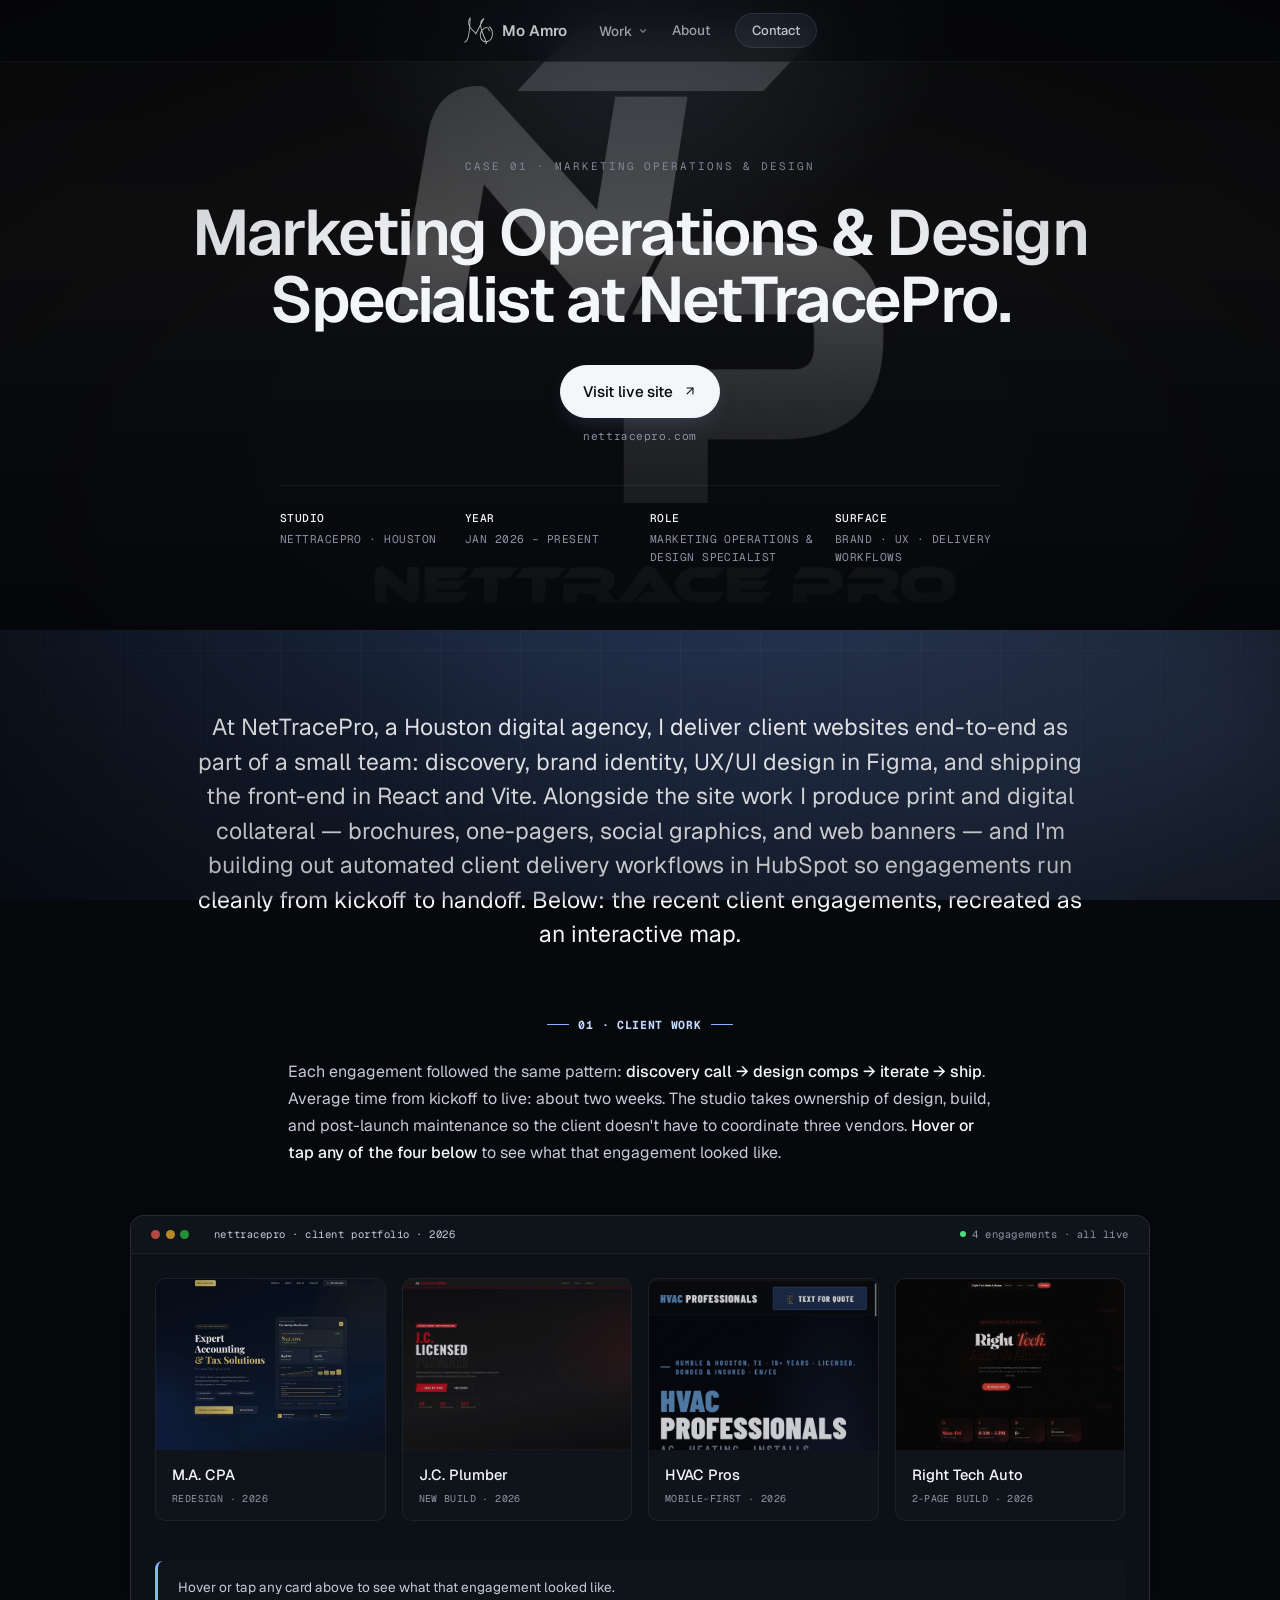
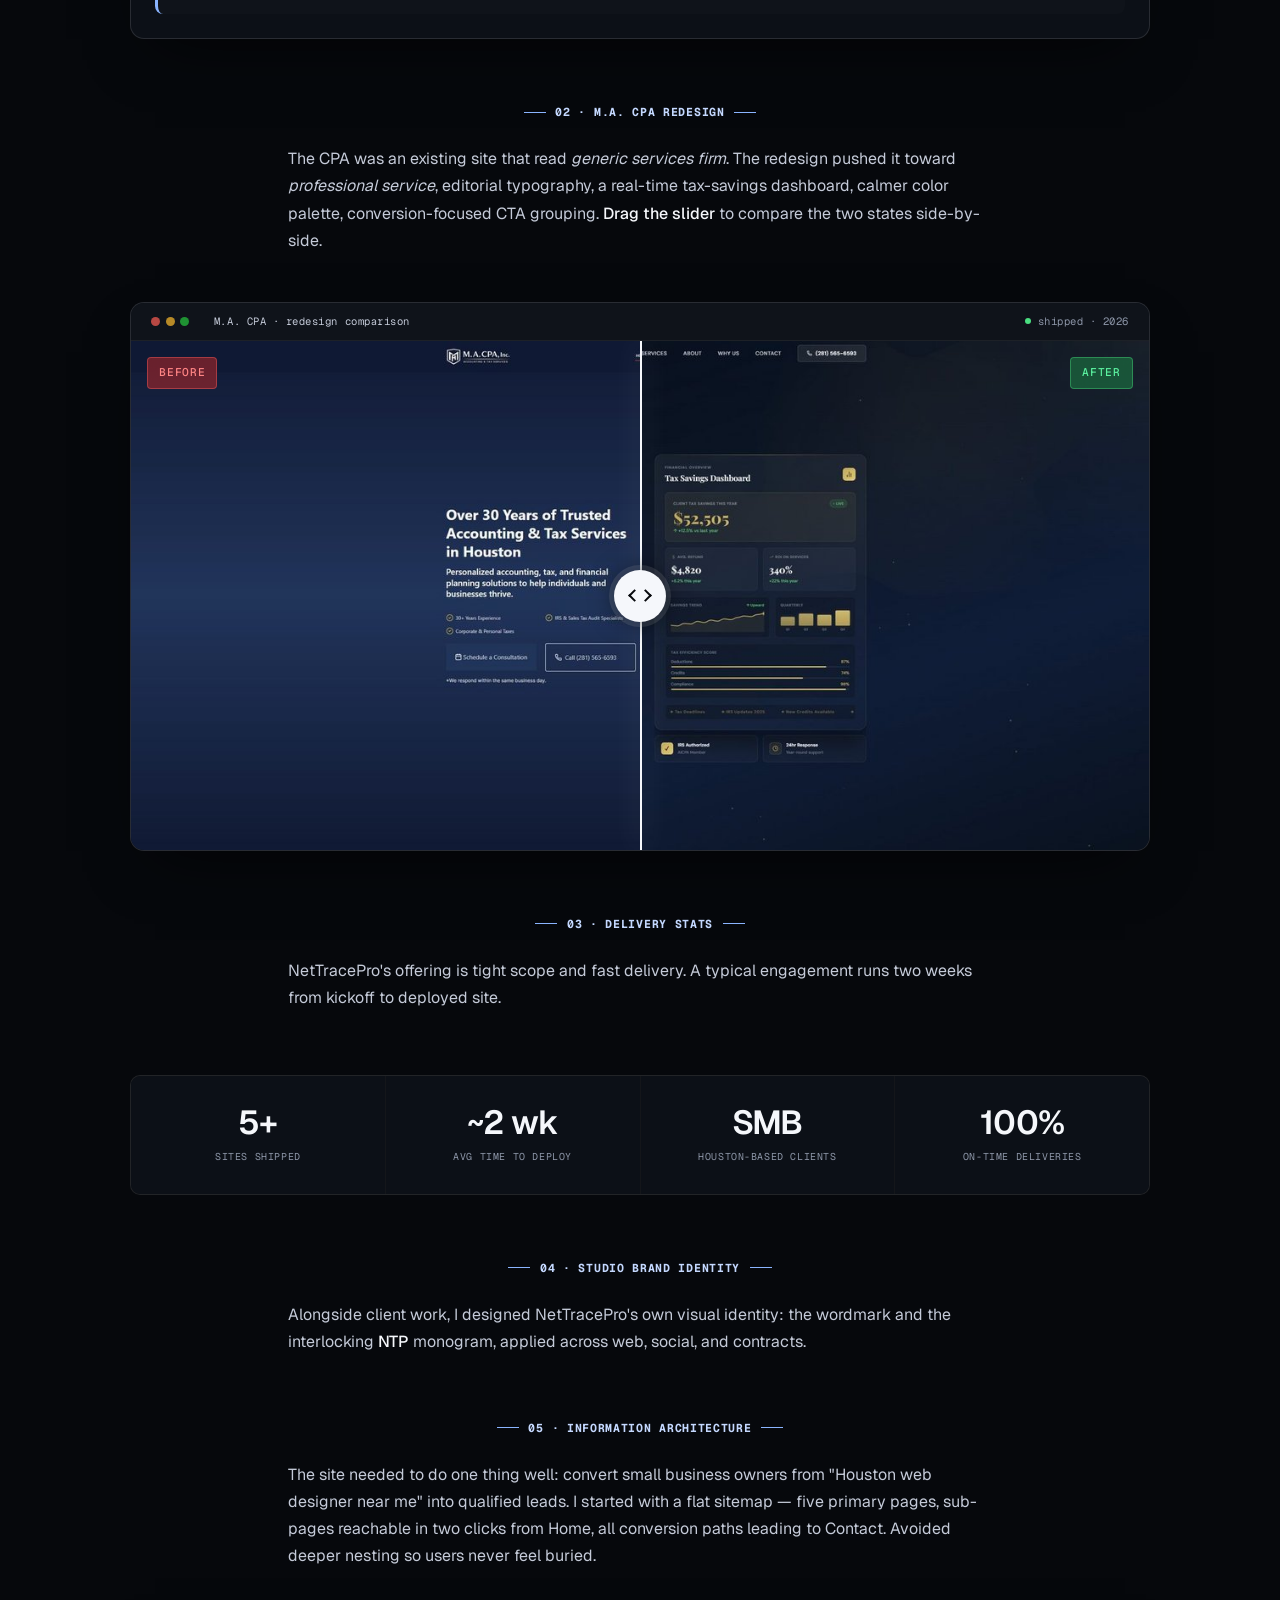
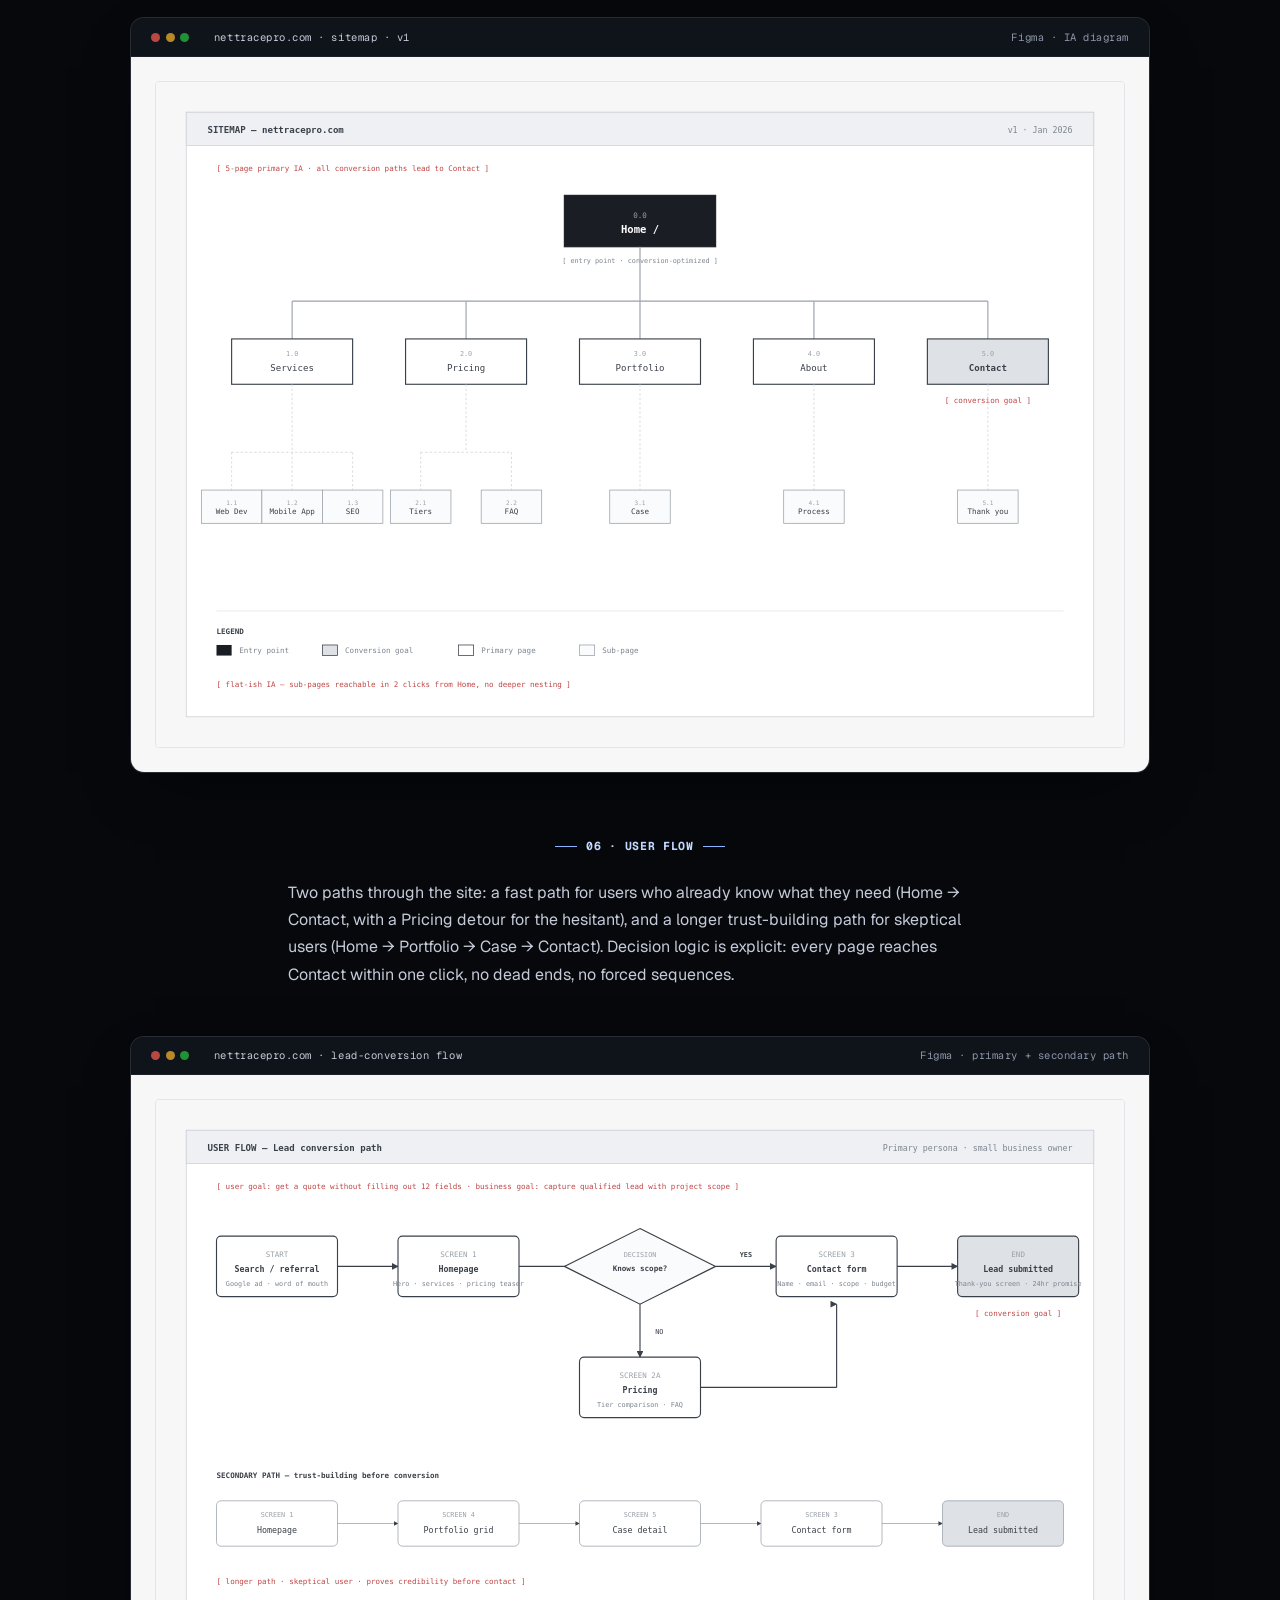
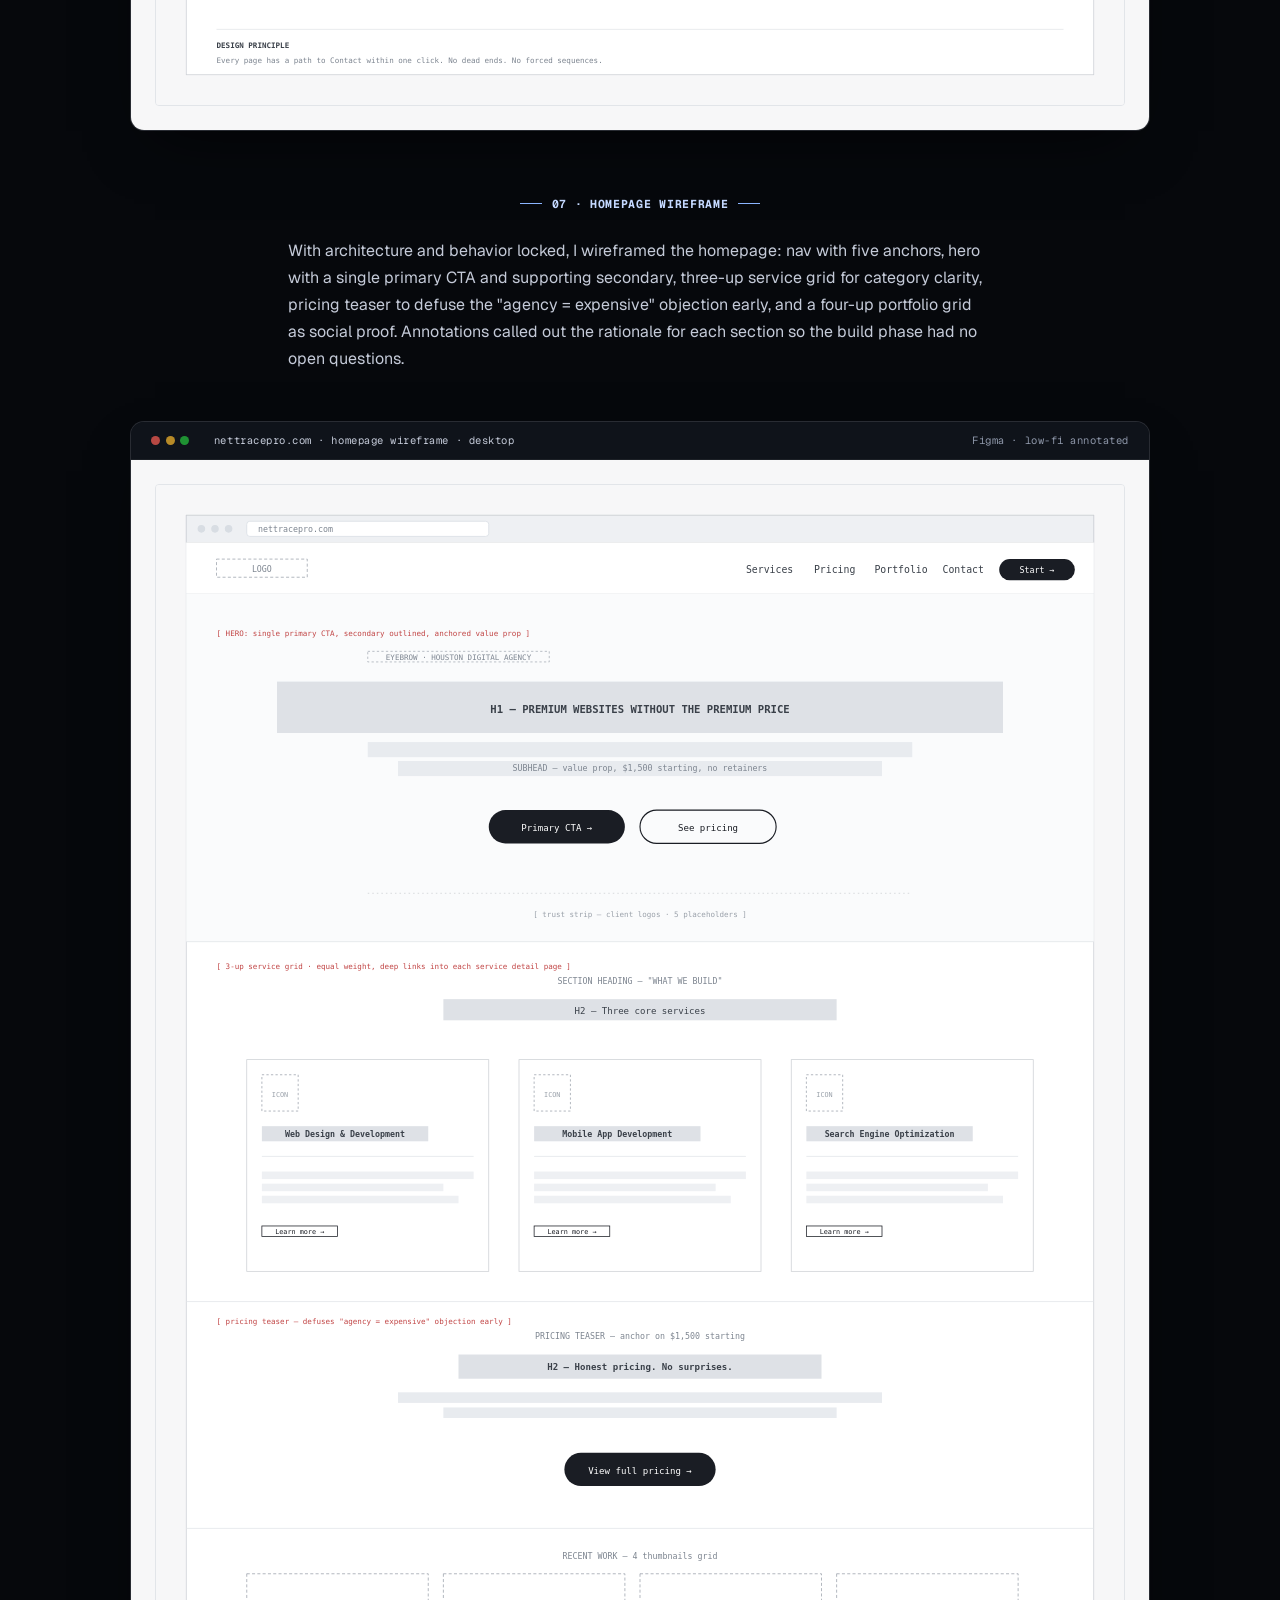
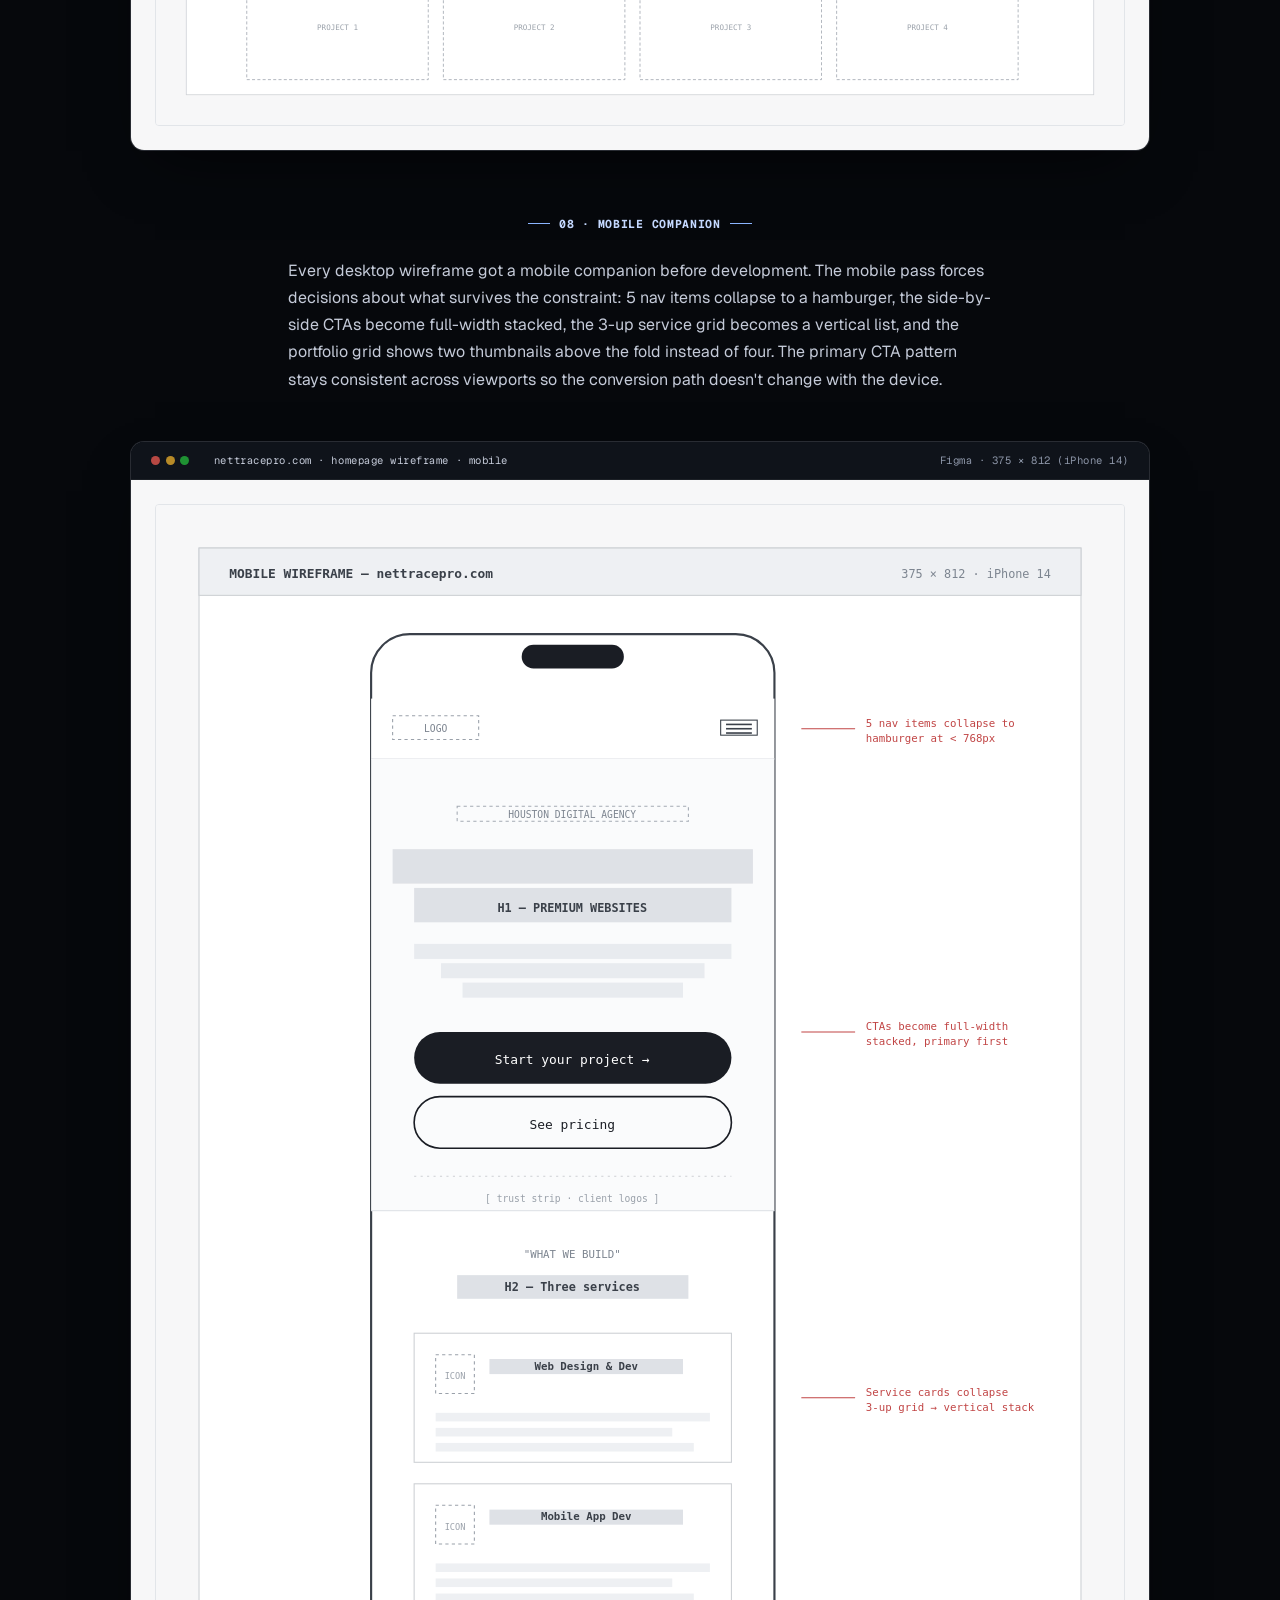
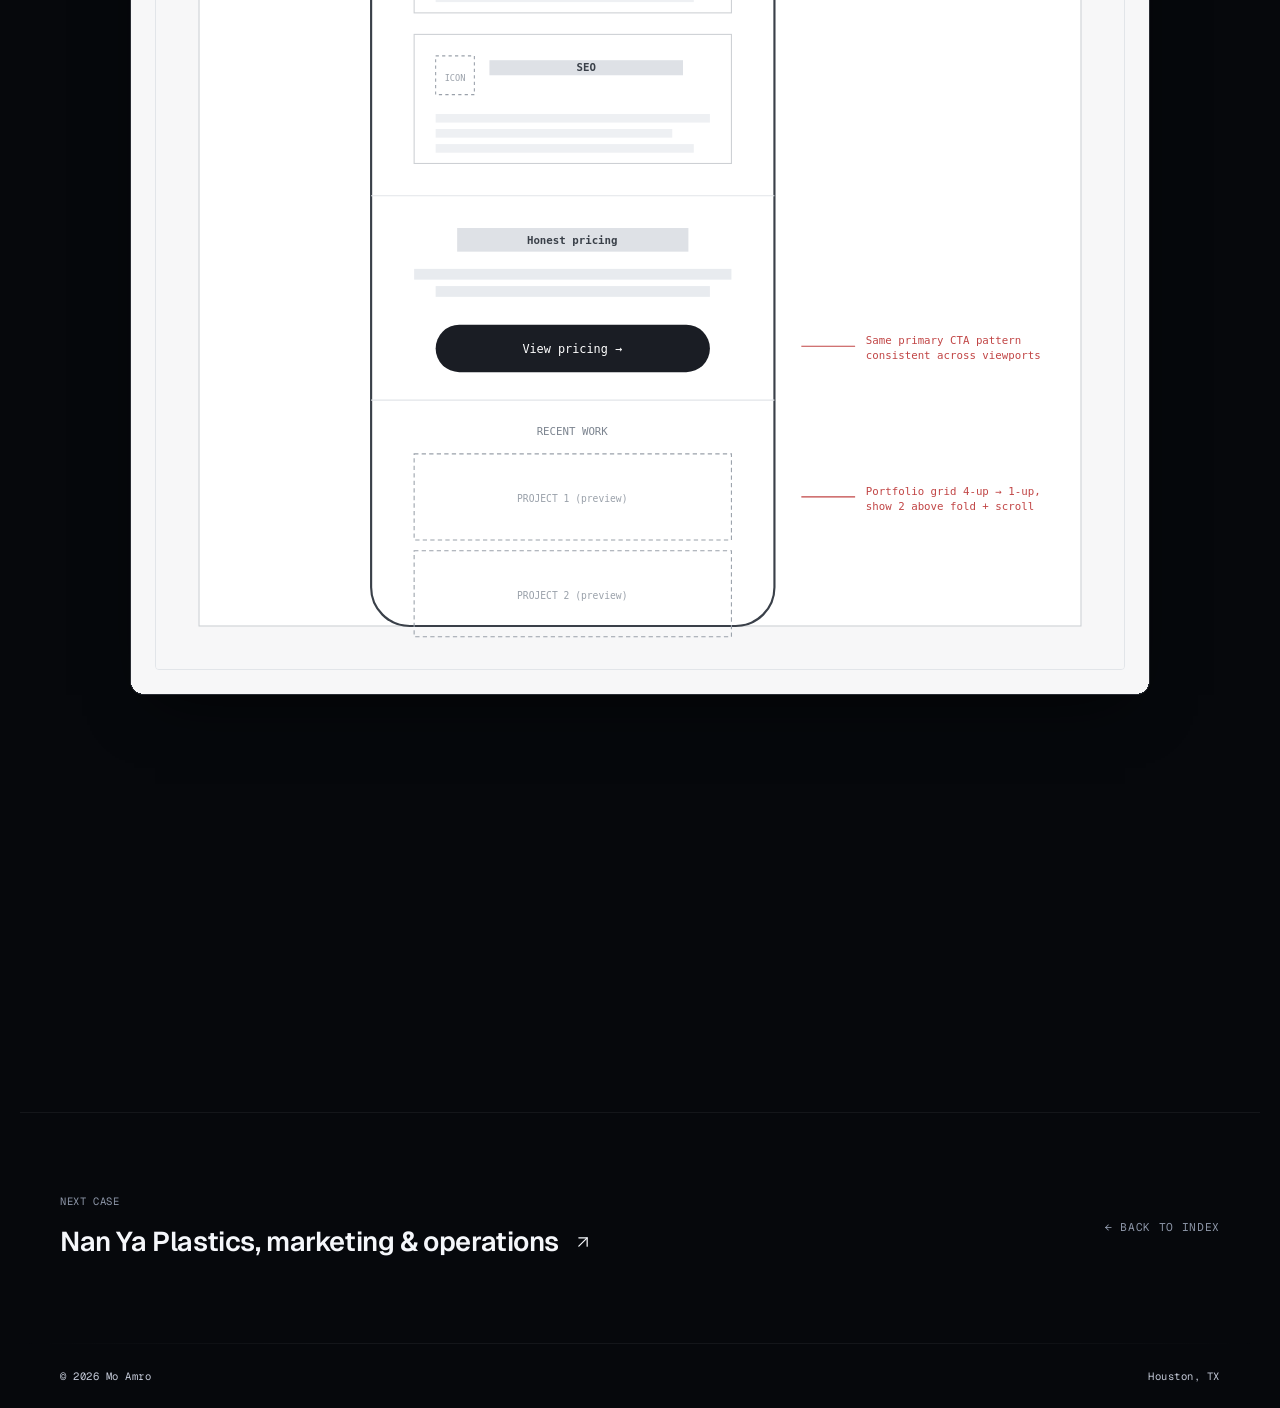
<file: case/nettracepro.html>
<!doctype html>
<html lang="en">
<head>
<meta charset="utf-8" />
<meta name="viewport" content="width=device-width,initial-scale=1" />
<title>NetTracePro · Mo Amro</title>
<meta name="description" content="NetTracePro: web design & development for small businesses. Interactive client map, before/after redesign slider." />
<meta name="theme-color" content="#06080c" />

<link rel="stylesheet" href="/assets/site.css">
</head>
<body>

<canvas class="ambient-canvas" aria-hidden="true"></canvas>
<div class="grid-bg"></div>

<nav class="site-nav">
 <a href="/" class="mark">
      <svg class="mark-svg" viewBox="0 0 540 490" aria-hidden="true">
        <path fill="currentColor" d="M386.2,486.2 L386.5,482.5L393.5,482.2 C402.9,481.8 403.6,480.2 400.4,466.4 L398.7,459.3L390.1,458.7 C335.5,454.8 295.7,404.0 295.7,338.5 C295.7,309.6 302.8,284.5 318.3,259.6 L320.7,255.8L316.3,240.7 C311.5,223.7 306.7,202.7 304.9,190.0 C304.2,185.3 303.4,181.2 303.1,180.8 C302.8,180.5 285.3,212.6 264.3,252.3 L226.2,324.5L221.0,324.8 C218.1,325.0 215.2,324.6 214.4,323.9 C212.2,322.1 212.7,315.5 215.5,310.0 L218.0,305.1L207.8,297.3 C178.3,275.0 143.0,239.0 127.2,215.3 C125.3,212.3 123.5,210.2 123.3,210.4 C123.0,210.7 121.8,221.1 120.5,233.7 C104.7,389.2 75.5,463.4 29.3,465.8 C19.2,466.3 18.0,465.6 18.0,459.1 C18.0,453.6 19.2,452.0 23.7,452.0 C25.5,452.0 29.1,451.3 31.7,450.4 C69.4,437.6 95.4,354.9 108.5,206.2 L110.1,187.9L105.1,176.2 C95.4,153.5 92.0,137.1 92.0,112.9 C92.0,82.5 98.8,60.3 116.3,34.2 L122.5,24.9L128.5,25.2 L134.5,25.5L134.4,31.5 C134.4,34.8 133.8,41.5 133.2,46.5 C132.6,51.5 131.1,73.7 130.0,96.0 C128.9,118.3 127.3,146.5 126.5,158.7 L125.0,180.9L129.6,188.7 C148.4,220.6 179.2,254.2 215.4,282.4 C220.8,286.6 225.7,289.7 226.1,289.3 C226.6,288.8 243.6,257.1 263.8,218.9 L300.7,149.4L301.3,135.4 C303.6,89.6 321.2,58.6 354.7,41.6 C360.4,38.8 368.6,38.0 370.8,40.2 C374.5,43.9 372.9,47.5 344.0,102.0 C312.5,161.4 314.8,155.1 317.6,175.2 C319.6,190.1 323.2,207.0 328.1,225.5 L332.1,240.5L342.3,230.4 C365.0,208.1 387.3,197.0 409.6,197.0 C442.6,197.0 460.7,216.6 463.6,255.4 C464.4,266.4 463.5,268.0 456.6,268.0 C451.2,268.0 450.3,266.9 449.5,260.0 C446.2,231.1 435.5,215.9 415.6,211.8 C398.5,208.2 368.4,224.7 346.5,249.8 L338.2,259.3L342.2,270.9 C349.6,292.5 362.8,326.4 380.3,368.6 C389.9,391.7 400.6,418.0 404.0,427.1 C407.4,436.1 410.3,443.7 410.5,443.8 C411.5,444.9 432.3,438.5 440.4,434.7 C470.1,420.6 489.2,397.6 500.3,362.3 C520.5,298.4 500.9,223.9 457.9,201.0 C451.9,197.8 451.0,196.6 451.0,191.9 C451.0,181.7 460.8,182.4 476.6,193.5 C538.1,237.1 538.2,378.9 476.9,430.9 C461.2,444.2 437.4,455.1 419.0,457.6 C414.8,458.1 414.0,458.6 414.5,459.9 C415.7,462.9 417.0,478.2 416.5,481.9 C415.0,490.9 416.7,490.0 400.4,490.0 L385.9,490.0L386.2,486.2 Z M391.1,437.2 C386.8,425.7 381.7,413.0 366.5,376.5 C349.7,336.1 341.6,315.7 333.5,293.2 L327.3,276.0L322.2,286.7 C308.1,316.6 306.0,345.2 315.9,374.0 C329.3,413.3 355.2,438.4 388.2,443.9 C391.1,444.4 393.6,444.8 393.7,444.9 C393.8,444.9 392.7,441.5 391.1,437.2 Z M115.0,109.2 C116.2,86.5 117.0,67.6 116.7,67.4 C115.9,66.5 110.4,81.9 108.4,90.5 C105.3,103.9 105.8,126.4 109.5,140.9 C111.1,147.2 112.5,151.9 112.6,151.4 C112.8,150.9 113.9,131.9 115.0,109.2 Z M334.9,84.8 C338.9,77.2 341.9,71.0 341.7,71.0 C341.4,71.0 338.7,74.3 335.7,78.2 C329.3,86.6 324.9,94.9 321.4,105.1 C316.9,118.6 317.5,117.7 334.9,84.8 Z"/>
      </svg>
      <span class="mark-text">Mo Amro</span>
    </a>
 <ul>
 <li class="nav-has-drop">
 <button type="button" class="nav-drop-trigger" aria-haspopup="true" aria-expanded="false">
 Work
 <svg class="nav-caret" width="10" height="10" viewBox="0 0 12 12" fill="none" stroke="currentColor" stroke-width="1.6" stroke-linecap="round" stroke-linejoin="round" aria-hidden="true"><path d="M3 4.5l3 3 3-3"/></svg>
 </button>
 <div class="nav-drop">
 <a href="/case/nettracepro" data-nav="nettracepro" class="nav-drop-item">
 <div class="nav-drop-num">01</div>
 <div class="nav-drop-meta">
 <div class="nav-drop-title">NetTracePro</div>
 <div class="nav-drop-sub">Marketing operations &amp; design</div>
 </div>
 </a>
 <a href="/case/nan-ya-plastics" data-nav="nan-ya-plastics" class="nav-drop-item">
 <div class="nav-drop-num">02</div>
 <div class="nav-drop-meta">
 <div class="nav-drop-title">Nan Ya Plastics</div>
 <div class="nav-drop-sub">Marketing &amp; operations</div>
 </div>
 </a>
 <a href="/case/simpletouch" data-nav="simpletouch" class="nav-drop-item">
 <div class="nav-drop-num">03</div>
 <div class="nav-drop-meta">
 <div class="nav-drop-title">SimpleTouch POS</div>
 <div class="nav-drop-sub">Marketing &amp; project coordination</div>
 </div>
 </a>
 </div>
 </li>
 <li><a href="/#about">About</a></li>
 <li class="cta-li"><a href="/#contact" class="cta">Contact</a></li>
 </ul>
</nav>

<section class="case-hero">
 <div class="case-hero-img-wrap">
 <img class="case-hero-img" src="/assets/nettrace-logo.jpg" alt="NetTracePro studio brand mark" />
 </div>
 <div class="case-hero-overlay">
 <div class="case-hero-eyebrow">CASE 01 · MARKETING OPERATIONS &amp; DESIGN</div>
    <h1 class="case-hero-title">Marketing Operations &amp; Design Specialist at NetTracePro.</h1>
 <div class="case-hero-cta">
 <a href="https://nettracepro.com" target="_blank" rel="noopener noreferrer" class="live-site-btn">
 <span>Visit live site</span>
 <svg width="14" height="14" viewBox="0 0 24 24" fill="none" stroke="currentColor" stroke-width="1.8" stroke-linecap="round" stroke-linejoin="round" aria-hidden="true">
 <path d="M7 17L17 7"/>
 <path d="M7 7h10v10"/>
 </svg>
 </a>
 <span class="live-site-domain">nettracepro.com</span>
 </div>
 <div class="case-hero-meta">
 <div><span>Studio</span>NetTracePro · Houston</div>
 <div><span>Year</span>Jan 2026 – Present</div>
 <div><span>Role</span>Marketing Operations &amp; Design Specialist</div>
 <div><span>Surface</span>Brand · UX · Delivery workflows</div>
 </div>
 </div>
</section>

<article class="case-body">
 <p class="case-summary reveal">
 At NetTracePro, a Houston digital agency, I deliver client websites
 end-to-end as part of a small team: discovery, brand identity, UX/UI
 design in Figma, and shipping the front-end in React and Vite.
 Alongside the site work I produce print and digital collateral
 &mdash; brochures, one-pagers, social graphics, and web banners
 &mdash; and I'm building out automated client delivery workflows in
 HubSpot so engagements run cleanly from kickoff to handoff. Below:
 the recent client engagements, recreated as an interactive map.
 </p>

 <!-- ============ CLIENT MAP, LEAD DEMO ============ -->
 <h3 class="case-section-h reveal">01 · Client work</h3>
 <div class="case-prose reveal">
 <p>
 Each engagement followed the same pattern: <strong>discovery call → design comps →
 iterate → ship</strong>. Average time from kickoff to live: about two weeks.
 The studio takes ownership of design, build, and post-launch maintenance so the client
 doesn't have to coordinate three vendors.
 <strong>Hover or tap any of the four below</strong> to see what that engagement looked like.
 </p>
 </div>

 <div class="demo-frame reveal">
 <div class="demo-head">
 <div class="demo-dots"><span></span><span></span><span></span></div>
 <div class="demo-title">nettracepro · client portfolio · 2026</div>
 <div class="demo-status"><span class="live"></span>4 engagements · all live</div>
 </div>

 <div class="client-map">
 <div class="client-card"
 data-name="M.A. CPA"
 data-detail="A redesign of a CPA practice website. Editorial serif headlines, conversion-focused hero, integrated tax-savings dashboard widget. Goal: shift the brand from generic-services to trusted-advisor. Shipped in 2 weeks design-to-deploy.">
 <div class="client-img"><img src="/assets/cpa-new.jpg" alt="M.A. CPA" loading="lazy" /></div>
 <div class="client-body">
 <div class="client-name">M.A. CPA</div>
 <div class="client-tag">Redesign · 2026</div>
 </div>
 </div>

 <div class="client-card"
 data-name="J.C. Plumber"
 data-detail="A new build for a local plumbing business. Single-page, conversion-focused, mobile-first. Phone-prominent header, service grid, trust badges. Live in 2 weeks design-to-deploy.">
 <div class="client-img"><img src="/assets/plumber.jpg" alt="J.C. Plumber" loading="lazy" /></div>
 <div class="client-body">
 <div class="client-name">J.C. Plumber</div>
 <div class="client-tag">New build · 2026</div>
 </div>
 </div>

 <div class="client-card"
 data-name="HVAC Pros"
 data-detail="Mobile-first landing page for an HVAC service business. The honest read: most of their leads come from a thumb at a stop light, so the entire page was tuned for one-tap call-to-action.">
 <div class="client-img"><img src="/assets/hvac.jpg" alt="HVAC Pros" loading="lazy" /></div>
 <div class="client-body">
 <div class="client-name">HVAC Pros</div>
 <div class="client-tag">Mobile-first · 2026</div>
 </div>
 </div>

 <div class="client-card"
 data-name="Right Tech Auto"
 data-detail="Auto-tech service shop, two-page conversion site. Service catalog, photo gallery, booking flow. Shipped in 2 weeks total, design through deploy.">
 <div class="client-img"><img src="/assets/righttech.jpg" alt="Right Tech Auto" loading="lazy" /></div>
 <div class="client-body">
 <div class="client-name">Right Tech Auto</div>
 <div class="client-tag">2-page build · 2026</div>
 </div>
 </div>
 </div>

 <div class="client-detail" style="margin: 1rem 1.5rem 1.5rem;">
 Hover or tap any card above to see what that engagement looked like.
 </div>
 </div>

 <!-- ============ BEFORE / AFTER SLIDER ============ -->
 <h3 class="case-section-h reveal">02 · M.A. CPA redesign</h3>
 <div class="case-prose reveal">
 <p>
 The CPA was an existing site that read <em>generic services firm</em>. The redesign
 pushed it toward <em>professional service</em>, editorial typography, a real-time
 tax-savings dashboard, calmer color palette, conversion-focused CTA grouping.
 <strong>Drag the slider</strong> to compare the two states side-by-side.
 </p>
 </div>

 <div class="demo-frame reveal">
 <div class="demo-head">
 <div class="demo-dots"><span></span><span></span><span></span></div>
 <div class="demo-title">M.A. CPA · redesign comparison</div>
 <div class="demo-status"><span class="live"></span>shipped · 2026</div>
 </div>

 <div class="ba-slider">
 <div class="ba-side before">
 <img src="/assets/cpa-old.jpg" alt="M.A. CPA before redesign" />
 <div class="ba-label before-l">Before</div>
 </div>
 <div class="ba-side after">
 <img src="/assets/cpa-new.jpg" alt="M.A. CPA after redesign" />
 <div class="ba-label after-l">After</div>
 </div>
 <div class="ba-handle"></div>
 <div class="ba-knob"></div>
 </div>
 </div>

 <!-- ============ DELIVERY STATS ============ -->
 <h3 class="case-section-h reveal">03 · Delivery stats</h3>
 <div class="case-prose reveal">
 <p>
 NetTracePro's offering is tight scope and fast delivery. A typical
 engagement runs two weeks from kickoff to deployed site.
 </p>
 </div>

 <div class="case-stats reveal">
 <div class="stat"><div class="stat-num">5+</div><div class="stat-label">Sites shipped</div></div>
 <div class="stat"><div class="stat-num">~2 wk</div><div class="stat-label">Avg time to deploy</div></div>
 <div class="stat"><div class="stat-num">SMB</div><div class="stat-label">Houston-based clients</div></div>
 <div class="stat"><div class="stat-num">100%</div><div class="stat-label">On-time deliveries</div></div>
 </div>

 <!-- ============ STUDIO BRAND (smaller section) ============ -->
 <h3 class="case-section-h reveal">04 · Studio brand identity</h3>
 <div class="case-prose reveal">
 <p>
 Alongside client work, I designed NetTracePro's own visual identity:
 the wordmark and the interlocking <strong>NTP</strong> monogram,
 applied across web, social, and contracts.
 </p>
 </div>

 <!-- ============ DESIGN PROCESS — IA + WIREFRAMES ============ -->
 <h3 class="case-section-h reveal">05 · Information architecture</h3>
 <div class="case-prose reveal">
 <p>
 The site needed to do one thing well: convert small business owners
 from "Houston web designer near me" into qualified leads. I started
 with a flat sitemap — five primary pages, sub-pages reachable in two
 clicks from Home, all conversion paths leading to Contact. Avoided
 deeper nesting so users never feel buried.
 </p>
 </div>

 <div class="demo-frame reveal">
 <div class="demo-head">
 <div class="demo-dots"><span></span><span></span><span></span></div>
 <div class="demo-title">nettracepro.com · sitemap · v1</div>
 <div class="demo-status">Figma · IA diagram</div>
 </div>
 <div class="wireframe-shell">
 <img src="/assets/nettrace-sitemap.svg" alt="Sitemap diagram for nettracepro.com showing Home as entry point, five primary pages (Services, Pricing, Portfolio, About, Contact), and sub-pages beneath each, with Contact marked as the conversion goal" loading="lazy" />
 </div>
 </div>

 <h3 class="case-section-h reveal">06 · User flow</h3>
 <div class="case-prose reveal">
 <p>
 Two paths through the site: a fast path for users who already know
 what they need (Home → Contact, with a Pricing detour for the
 hesitant), and a longer trust-building path for skeptical users
 (Home → Portfolio → Case → Contact). Decision logic is explicit:
 every page reaches Contact within one click, no dead ends, no forced
 sequences.
 </p>
 </div>

 <div class="demo-frame reveal">
 <div class="demo-head">
 <div class="demo-dots"><span></span><span></span><span></span></div>
 <div class="demo-title">nettracepro.com · lead-conversion flow</div>
 <div class="demo-status">Figma · primary + secondary path</div>
 </div>
 <div class="wireframe-shell">
 <img src="/assets/nettrace-userflow.svg" alt="User flow diagram for nettracepro.com showing the primary lead-conversion path from search/referral through Homepage, decision point on whether the user knows their scope, optional Pricing detour, then Contact form to lead submission, plus a secondary trust-building path through Portfolio and Case detail" loading="lazy" />
 </div>
 </div>

 <h3 class="case-section-h reveal">07 · Homepage wireframe</h3>
 <div class="case-prose reveal">
 <p>
 With architecture and behavior locked, I wireframed the homepage:
 nav with five anchors, hero with a single primary CTA and supporting
 secondary, three-up service grid for category clarity, pricing teaser
 to defuse the "agency = expensive" objection early, and a four-up
 portfolio grid as social proof. Annotations called out the rationale
 for each section so the build phase had no open questions.
 </p>
 </div>

 <div class="demo-frame reveal">
 <div class="demo-head">
 <div class="demo-dots"><span></span><span></span><span></span></div>
 <div class="demo-title">nettracepro.com · homepage wireframe · desktop</div>
 <div class="demo-status">Figma · low-fi annotated</div>
 </div>
 <div class="wireframe-shell">
 <img src="/assets/nettrace-wireframe.svg" alt="Low-fidelity wireframe of nettracepro.com homepage showing nav, hero, service cards, pricing teaser, and portfolio grid with red annotations" loading="lazy" />
 </div>
 </div>

 <h3 class="case-section-h reveal">08 · Mobile companion</h3>
 <div class="case-prose reveal">
 <p>
 Every desktop wireframe got a mobile companion before development.
 The mobile pass forces decisions about what survives the constraint:
 5 nav items collapse to a hamburger, the side-by-side CTAs become
 full-width stacked, the 3-up service grid becomes a vertical list,
 and the portfolio grid shows two thumbnails above the fold instead
 of four. The primary CTA pattern stays consistent across viewports
 so the conversion path doesn't change with the device.
 </p>
 </div>

 <div class="demo-frame reveal">
 <div class="demo-head">
 <div class="demo-dots"><span></span><span></span><span></span></div>
 <div class="demo-title">nettracepro.com · homepage wireframe · mobile</div>
 <div class="demo-status">Figma · 375 × 812 (iPhone 14)</div>
 </div>
 <div class="wireframe-shell">
 <img src="/assets/nettrace-mobile-wireframe.svg" alt="Mobile wireframe of nettracepro.com homepage at iPhone-14 viewport showing single-column layout with hamburger nav, stacked full-width CTAs, vertical service cards, and one-up portfolio grid, with red annotations explaining responsive behavior" loading="lazy" />
 </div>
 </div>

 <p class="pull reveal">
 A small business doesn't need a system designed for an enterprise.
 It needs the smallest possible system that still works on a Tuesday afternoon when nobody's watching.
 </p>
</article>

<div class="next-case">
 <div>
 <div class="nc-label">Next case</div>
 <a href="/case/nan-ya-plastics" class="nc-link">
 Nan Ya Plastics, marketing &amp; operations
 <svg width="20" height="20" viewBox="0 0 24 24" fill="none" stroke="currentColor" stroke-width="1.5" stroke-linecap="round" stroke-linejoin="round"><path d="M7 17L17 7"/><path d="M7 7h10v10"/></svg>
 </a>
 </div>
 <a href="/" class="back">← Back to index</a>
</div>

<footer class="site-footer">
 <span>© <span data-year>2026</span> Mo Amro</span>
 <span>Houston, TX</span>
</footer>

<script src="/assets/site.js" defer></script>
</body>
</html>
</file>
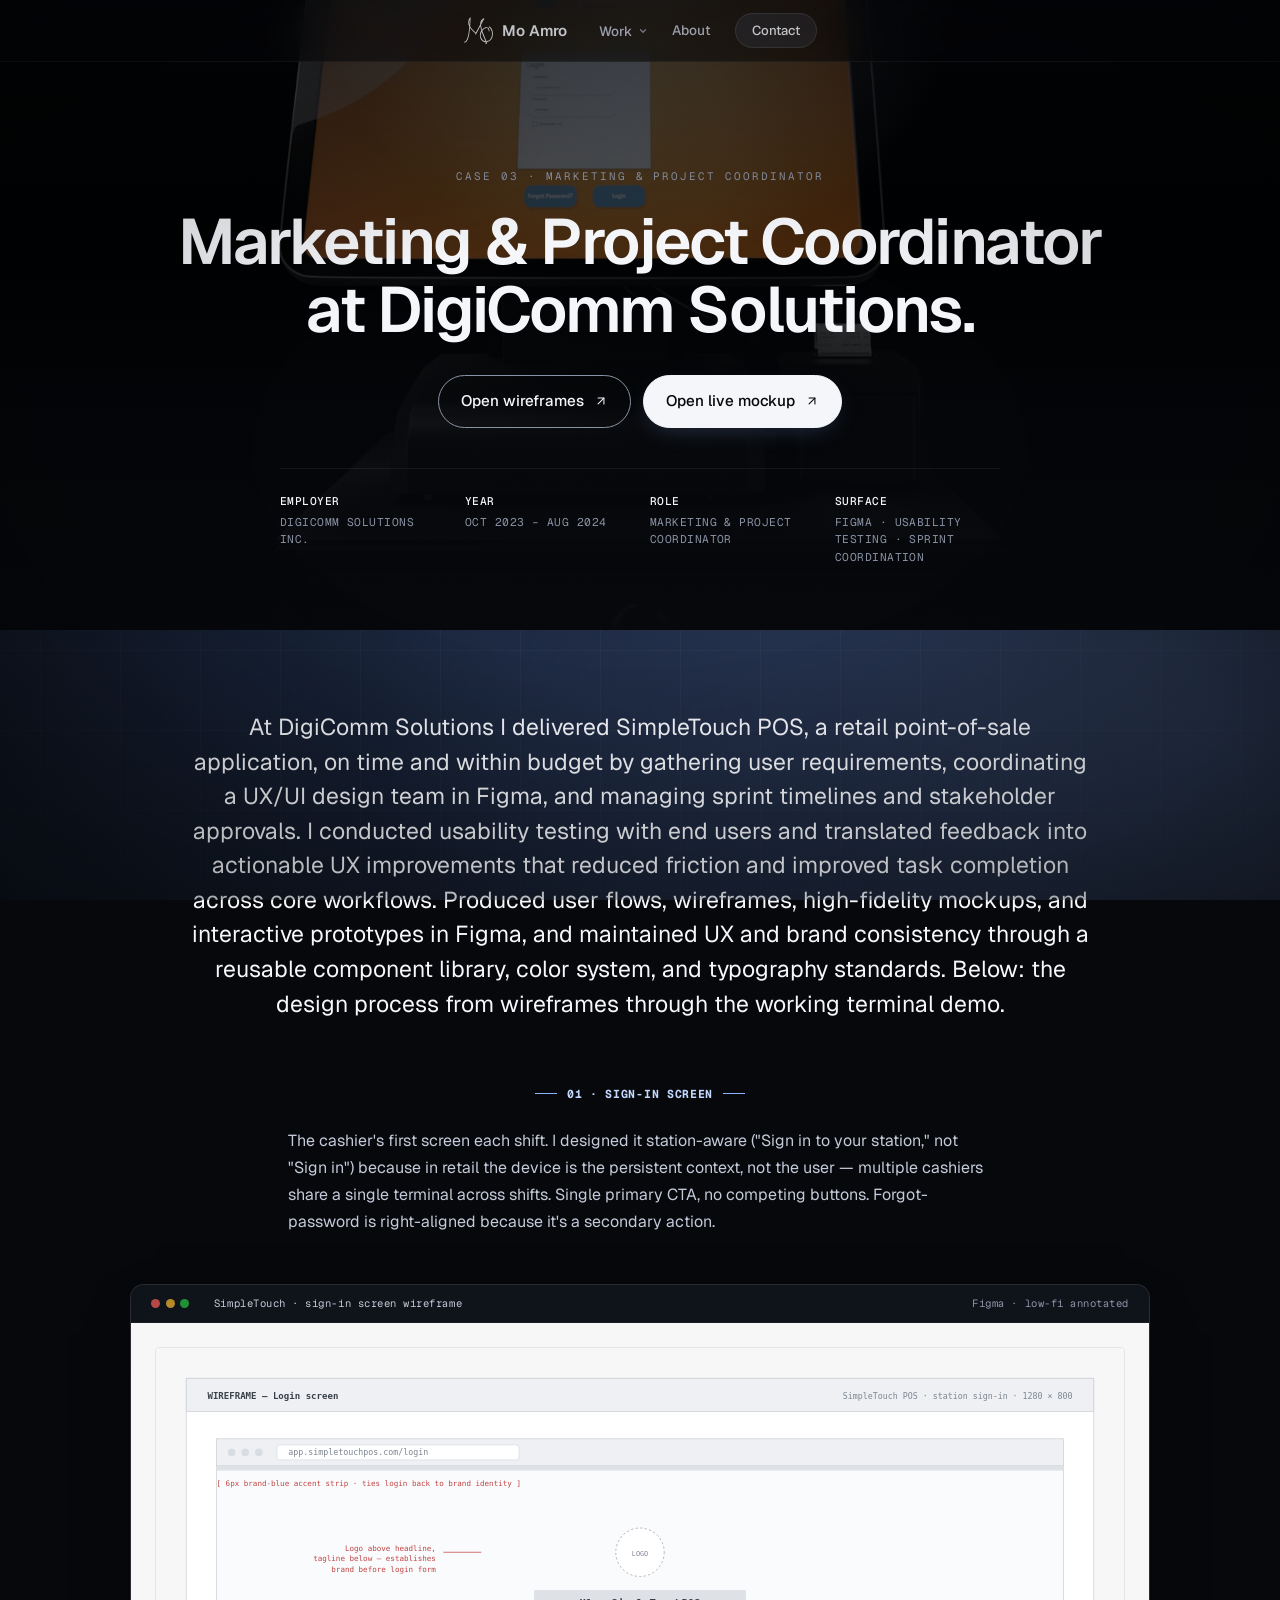
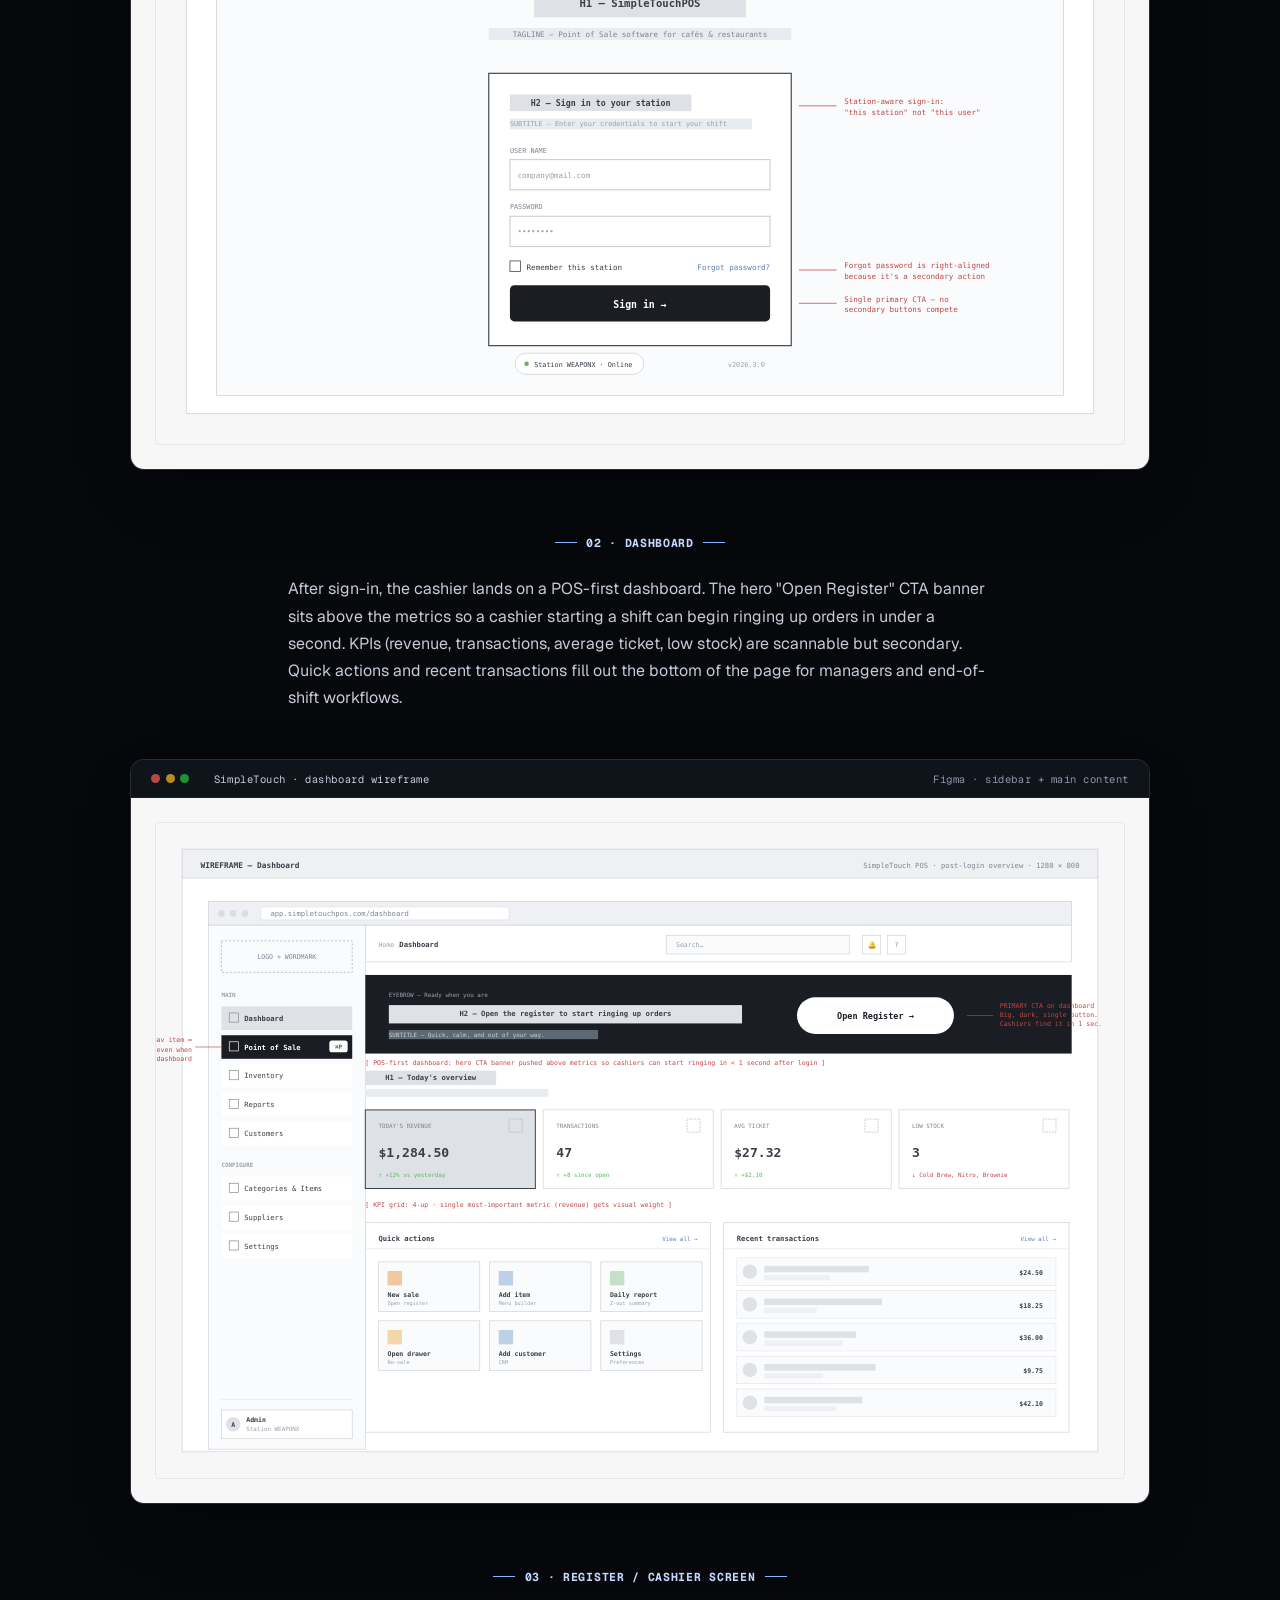
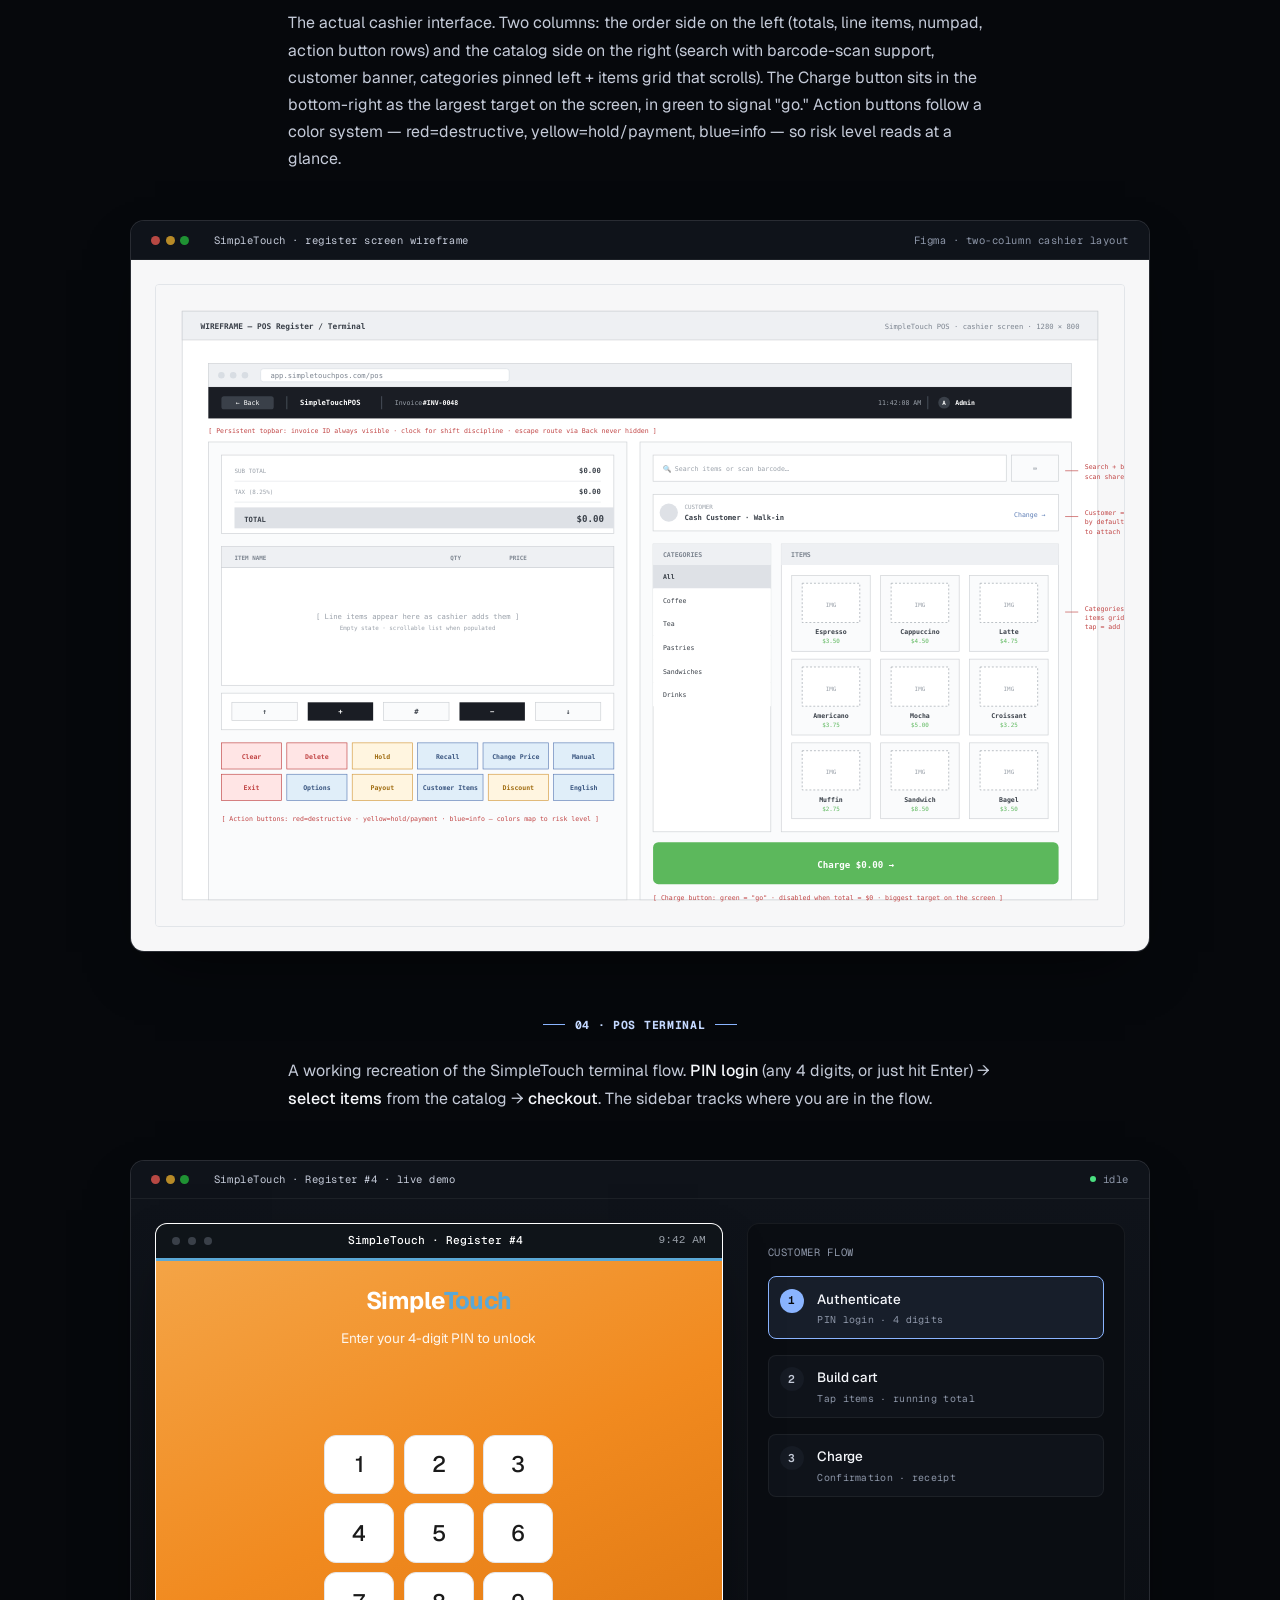
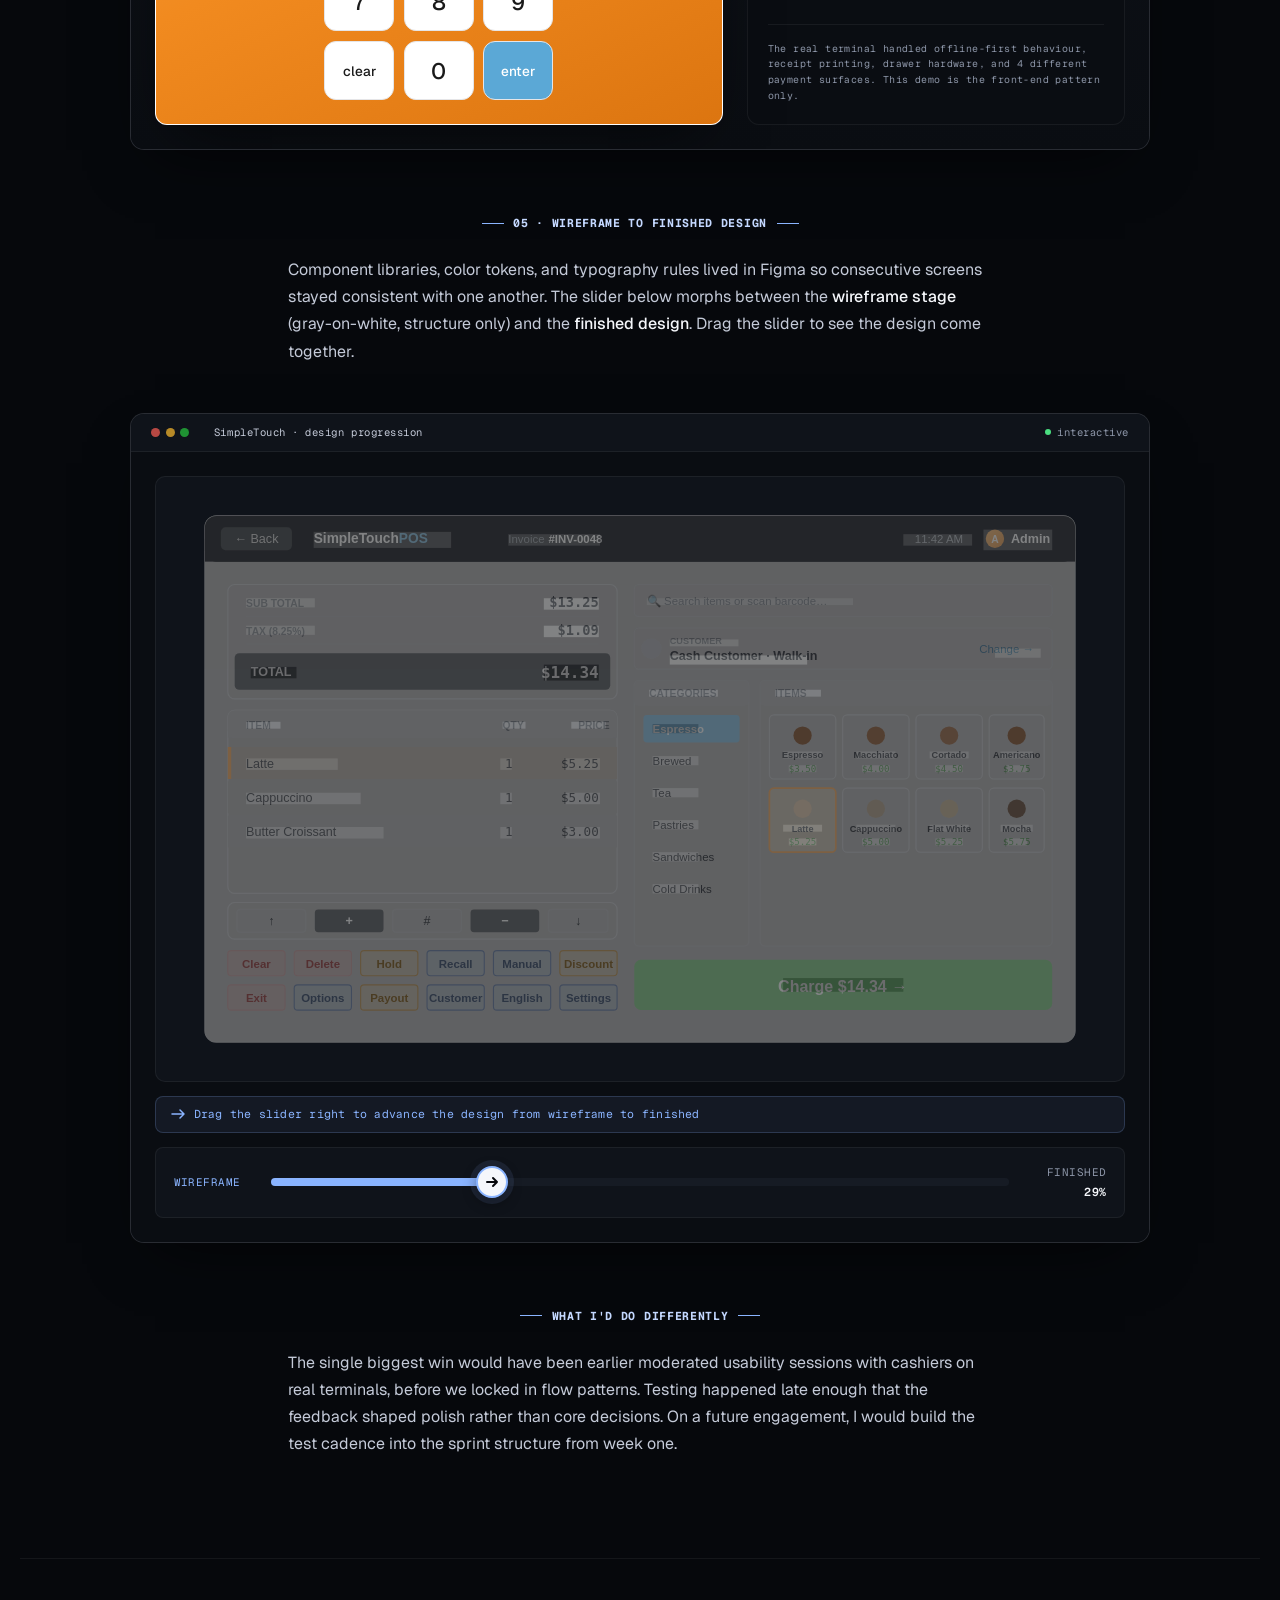
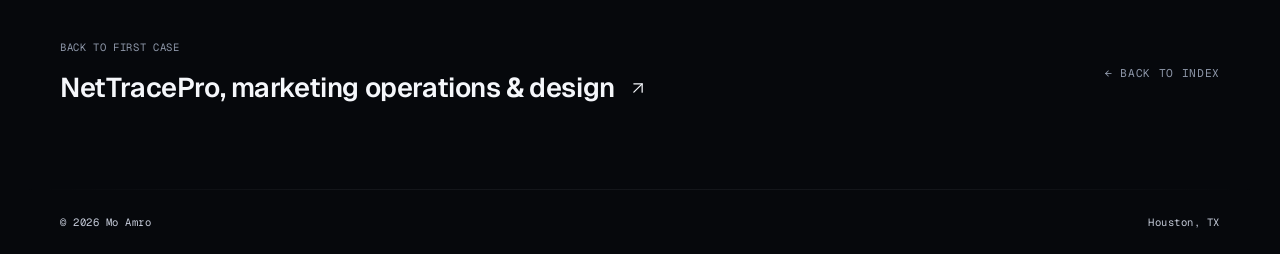
<file: case/simpletouch.html>
<!doctype html>
<html lang="en">
<head>
<meta charset="utf-8" />
<meta name="viewport" content="width=device-width,initial-scale=1" />
<title>SimpleTouch POS · Mo Amro</title>
<meta name="description" content="SimpleTouch POS: a retail point-of-sale terminal for cashiers. Includes a working terminal demo and a wireframe-to-finished morph slider." />
<meta name="theme-color" content="#06080c" />

<link rel="stylesheet" href="/assets/site.css">
</head>
<body>

<canvas class="ambient-canvas" aria-hidden="true"></canvas>
<div class="grid-bg"></div>

<nav class="site-nav">
 <a href="/" class="mark">
      <svg class="mark-svg" viewBox="0 0 540 490" aria-hidden="true">
        <path fill="currentColor" d="M386.2,486.2 L386.5,482.5L393.5,482.2 C402.9,481.8 403.6,480.2 400.4,466.4 L398.7,459.3L390.1,458.7 C335.5,454.8 295.7,404.0 295.7,338.5 C295.7,309.6 302.8,284.5 318.3,259.6 L320.7,255.8L316.3,240.7 C311.5,223.7 306.7,202.7 304.9,190.0 C304.2,185.3 303.4,181.2 303.1,180.8 C302.8,180.5 285.3,212.6 264.3,252.3 L226.2,324.5L221.0,324.8 C218.1,325.0 215.2,324.6 214.4,323.9 C212.2,322.1 212.7,315.5 215.5,310.0 L218.0,305.1L207.8,297.3 C178.3,275.0 143.0,239.0 127.2,215.3 C125.3,212.3 123.5,210.2 123.3,210.4 C123.0,210.7 121.8,221.1 120.5,233.7 C104.7,389.2 75.5,463.4 29.3,465.8 C19.2,466.3 18.0,465.6 18.0,459.1 C18.0,453.6 19.2,452.0 23.7,452.0 C25.5,452.0 29.1,451.3 31.7,450.4 C69.4,437.6 95.4,354.9 108.5,206.2 L110.1,187.9L105.1,176.2 C95.4,153.5 92.0,137.1 92.0,112.9 C92.0,82.5 98.8,60.3 116.3,34.2 L122.5,24.9L128.5,25.2 L134.5,25.5L134.4,31.5 C134.4,34.8 133.8,41.5 133.2,46.5 C132.6,51.5 131.1,73.7 130.0,96.0 C128.9,118.3 127.3,146.5 126.5,158.7 L125.0,180.9L129.6,188.7 C148.4,220.6 179.2,254.2 215.4,282.4 C220.8,286.6 225.7,289.7 226.1,289.3 C226.6,288.8 243.6,257.1 263.8,218.9 L300.7,149.4L301.3,135.4 C303.6,89.6 321.2,58.6 354.7,41.6 C360.4,38.8 368.6,38.0 370.8,40.2 C374.5,43.9 372.9,47.5 344.0,102.0 C312.5,161.4 314.8,155.1 317.6,175.2 C319.6,190.1 323.2,207.0 328.1,225.5 L332.1,240.5L342.3,230.4 C365.0,208.1 387.3,197.0 409.6,197.0 C442.6,197.0 460.7,216.6 463.6,255.4 C464.4,266.4 463.5,268.0 456.6,268.0 C451.2,268.0 450.3,266.9 449.5,260.0 C446.2,231.1 435.5,215.9 415.6,211.8 C398.5,208.2 368.4,224.7 346.5,249.8 L338.2,259.3L342.2,270.9 C349.6,292.5 362.8,326.4 380.3,368.6 C389.9,391.7 400.6,418.0 404.0,427.1 C407.4,436.1 410.3,443.7 410.5,443.8 C411.5,444.9 432.3,438.5 440.4,434.7 C470.1,420.6 489.2,397.6 500.3,362.3 C520.5,298.4 500.9,223.9 457.9,201.0 C451.9,197.8 451.0,196.6 451.0,191.9 C451.0,181.7 460.8,182.4 476.6,193.5 C538.1,237.1 538.2,378.9 476.9,430.9 C461.2,444.2 437.4,455.1 419.0,457.6 C414.8,458.1 414.0,458.6 414.5,459.9 C415.7,462.9 417.0,478.2 416.5,481.9 C415.0,490.9 416.7,490.0 400.4,490.0 L385.9,490.0L386.2,486.2 Z M391.1,437.2 C386.8,425.7 381.7,413.0 366.5,376.5 C349.7,336.1 341.6,315.7 333.5,293.2 L327.3,276.0L322.2,286.7 C308.1,316.6 306.0,345.2 315.9,374.0 C329.3,413.3 355.2,438.4 388.2,443.9 C391.1,444.4 393.6,444.8 393.7,444.9 C393.8,444.9 392.7,441.5 391.1,437.2 Z M115.0,109.2 C116.2,86.5 117.0,67.6 116.7,67.4 C115.9,66.5 110.4,81.9 108.4,90.5 C105.3,103.9 105.8,126.4 109.5,140.9 C111.1,147.2 112.5,151.9 112.6,151.4 C112.8,150.9 113.9,131.9 115.0,109.2 Z M334.9,84.8 C338.9,77.2 341.9,71.0 341.7,71.0 C341.4,71.0 338.7,74.3 335.7,78.2 C329.3,86.6 324.9,94.9 321.4,105.1 C316.9,118.6 317.5,117.7 334.9,84.8 Z"/>
      </svg>
      <span class="mark-text">Mo Amro</span>
    </a>
 <ul>
 <li class="nav-has-drop">
 <button type="button" class="nav-drop-trigger" aria-haspopup="true" aria-expanded="false">
 Work
 <svg class="nav-caret" width="10" height="10" viewBox="0 0 12 12" fill="none" stroke="currentColor" stroke-width="1.6" stroke-linecap="round" stroke-linejoin="round" aria-hidden="true"><path d="M3 4.5l3 3 3-3"/></svg>
 </button>
 <div class="nav-drop">
 <a href="/case/nettracepro" data-nav="nettracepro" class="nav-drop-item">
 <div class="nav-drop-num">01</div>
 <div class="nav-drop-meta">
 <div class="nav-drop-title">NetTracePro</div>
 <div class="nav-drop-sub">Marketing operations &amp; design</div>
 </div>
 </a>
 <a href="/case/nan-ya-plastics" data-nav="nan-ya-plastics" class="nav-drop-item">
 <div class="nav-drop-num">02</div>
 <div class="nav-drop-meta">
 <div class="nav-drop-title">Nan Ya Plastics</div>
 <div class="nav-drop-sub">Marketing &amp; operations</div>
 </div>
 </a>
 <a href="/case/simpletouch" data-nav="simpletouch" class="nav-drop-item">
 <div class="nav-drop-num">03</div>
 <div class="nav-drop-meta">
 <div class="nav-drop-title">SimpleTouch POS</div>
 <div class="nav-drop-sub">Marketing &amp; project coordination</div>
 </div>
 </a>
 </div>
 </li>
 <li><a href="/#about">About</a></li>
 <li class="cta-li"><a href="/#contact" class="cta">Contact</a></li>
 </ul>
</nav>

<section class="case-hero">
 <div class="case-hero-img-wrap">
 <img class="case-hero-img" src="/assets/simpletouch-hero.jpg" alt="SimpleTouch POS terminal" />
 </div>
 <div class="case-hero-overlay">
 <div class="case-hero-eyebrow">CASE 03 · MARKETING &amp; PROJECT COORDINATOR</div>
    <h1 class="case-hero-title">Marketing &amp; Project Coordinator at DigiComm Solutions.</h1>
 <div class="case-hero-cta is-pair">
 <a href="/assets/simpletouch-wireframes.html" target="_blank" rel="noopener noreferrer" class="live-site-btn is-secondary">
 <span>Open wireframes</span>
 <svg width="14" height="14" viewBox="0 0 24 24" fill="none" stroke="currentColor" stroke-width="1.8" stroke-linecap="round" stroke-linejoin="round" aria-hidden="true">
 <path d="M7 17L17 7"/>
 <path d="M7 7h10v10"/>
 </svg>
 </a>
 <a href="/assets/simpletouch-mockup.html" target="_blank" rel="noopener noreferrer" class="live-site-btn">
 <span>Open live mockup</span>
 <svg width="14" height="14" viewBox="0 0 24 24" fill="none" stroke="currentColor" stroke-width="1.8" stroke-linecap="round" stroke-linejoin="round" aria-hidden="true">
 <path d="M7 17L17 7"/>
 <path d="M7 7h10v10"/>
 </svg>
 </a>
 </div>
 <div class="case-hero-meta">
 <div><span>Employer</span>DigiComm Solutions Inc.</div>
 <div><span>Year</span>Oct 2023 – Aug 2024</div>
 <div><span>Role</span>Marketing &amp; Project Coordinator</div>
 <div><span>Surface</span>Figma · Usability testing · Sprint coordination</div>
 </div>
 </div>
</section>

<article class="case-body">
 <p class="case-summary reveal">
 At DigiComm Solutions I delivered SimpleTouch POS, a retail
 point-of-sale application, on time and within budget by gathering
 user requirements, coordinating a UX/UI design team in Figma, and
 managing sprint timelines and stakeholder approvals. I conducted
 usability testing with end users and translated feedback into
 actionable UX improvements that reduced friction and improved task
 completion across core workflows. Produced user flows, wireframes,
 high-fidelity mockups, and interactive prototypes in Figma, and
 maintained UX and brand consistency through a reusable component
 library, color system, and typography standards. Below: the design
 process from wireframes through the working terminal demo.
 </p>

 <!-- ============ LOGIN WIREFRAME ============ -->
 <h3 class="case-section-h reveal">01 · Sign-in screen</h3>
 <div class="case-prose reveal">
 <p>
 The cashier's first screen each shift. I designed it station-aware
 ("Sign in to your station," not "Sign in") because in retail the
 device is the persistent context, not the user — multiple cashiers
 share a single terminal across shifts. Single primary CTA, no
 competing buttons. Forgot-password is right-aligned because it's
 a secondary action.
 </p>
 </div>

 <div class="demo-frame reveal">
 <div class="demo-head">
 <div class="demo-dots"><span></span><span></span><span></span></div>
 <div class="demo-title">SimpleTouch · sign-in screen wireframe</div>
 <div class="demo-status">Figma · low-fi annotated</div>
 </div>
 <div class="wireframe-shell">
 <img src="/assets/st-login.svg" alt="Wireframe of the SimpleTouch POS sign-in screen showing a centered logo, station-aware H1, sign-in form with user/password fields and remember/forgot row, primary CTA, and station status pill at bottom" loading="lazy" />
 </div>
 </div>

 <!-- ============ DASHBOARD WIREFRAME ============ -->
 <h3 class="case-section-h reveal">02 · Dashboard</h3>
 <div class="case-prose reveal">
 <p>
 After sign-in, the cashier lands on a POS-first dashboard. The hero
 "Open Register" CTA banner sits above the metrics so a cashier
 starting a shift can begin ringing up orders in under a second. KPIs
 (revenue, transactions, average ticket, low stock) are scannable but
 secondary. Quick actions and recent transactions fill out the bottom
 of the page for managers and end-of-shift workflows.
 </p>
 </div>

 <div class="demo-frame reveal">
 <div class="demo-head">
 <div class="demo-dots"><span></span><span></span><span></span></div>
 <div class="demo-title">SimpleTouch · dashboard wireframe</div>
 <div class="demo-status">Figma · sidebar + main content</div>
 </div>
 <div class="wireframe-shell">
 <img src="/assets/st-dashboard.svg" alt="Wireframe of the SimpleTouch POS dashboard showing a left sidebar with main and configure nav sections, top breadcrumb and search bar, prominent Open Register CTA banner, four-up KPI grid, and quick actions plus recent transactions panels" loading="lazy" />
 </div>
 </div>

 <!-- ============ POS REGISTER WIREFRAME ============ -->
 <h3 class="case-section-h reveal">03 · Register / cashier screen</h3>
 <div class="case-prose reveal">
 <p>
 The actual cashier interface. Two columns: the order side on the left
 (totals, line items, numpad, action button rows) and the catalog side
 on the right (search with barcode-scan support, customer banner,
 categories pinned left + items grid that scrolls). The Charge button
 sits in the bottom-right as the largest target on the screen, in
 green to signal "go." Action buttons follow a color system —
 red=destructive, yellow=hold/payment, blue=info — so risk level
 reads at a glance.
 </p>
 </div>

 <div class="demo-frame reveal">
 <div class="demo-head">
 <div class="demo-dots"><span></span><span></span><span></span></div>
 <div class="demo-title">SimpleTouch · register screen wireframe</div>
 <div class="demo-status">Figma · two-column cashier layout</div>
 </div>
 <div class="wireframe-shell">
 <img src="/assets/st-pos-register.svg" alt="Wireframe of the SimpleTouch POS register/terminal screen showing a persistent topbar with back button, invoice ID, clock, and user pill, plus a two-column body: left column with totals card, lines table, numpad and color-coded action buttons; right column with search bar, customer banner, categories list, items grid, and a large green Charge button" loading="lazy" />
 </div>
 </div>

 <!-- ============ POS TERMINAL ============ -->
 <h3 class="case-section-h reveal">04 · POS terminal</h3>
 <div class="case-prose reveal">
 <p>
 A working recreation of the SimpleTouch terminal flow.
 <strong>PIN login</strong> (any 4 digits, or just hit Enter) →
 <strong>select items</strong> from the catalog →
 <strong>checkout</strong>. The sidebar tracks where you are in the flow.
 </p>
 </div>

 <div class="demo-frame reveal">
 <div class="demo-head">
 <div class="demo-dots"><span></span><span></span><span></span></div>
 <div class="demo-title">SimpleTouch · Register #4 · live demo</div>
 <div class="demo-status"><span class="live"></span>idle</div>
 </div>

 <div class="pos">
 <div class="pos-screen">
 <div class="pos-bar">
 <div class="pos-bar-dot"></div>
 <div class="pos-bar-dot"></div>
 <div class="pos-bar-dot"></div>
 <div class="pos-bar-title">SimpleTouch · Register #4</div>
 <div style="font-family: monospace; font-size: 0.7rem;">9:42 AM</div>
 </div>

 <!-- Step 1: Login -->
 <div class="pos-step pos-login active" data-step="login">
 <div class="pos-login-logo">Simple<span class="accent">Touch</span></div>
 <div class="pos-login-sub">Enter your 4-digit PIN to unlock</div>
 <div class="pos-pin-display"></div>
 <div class="pos-login-keypad">
 <button class="pos-key" data-value="1">1</button>
 <button class="pos-key" data-value="2">2</button>
 <button class="pos-key" data-value="3">3</button>
 <button class="pos-key" data-value="4">4</button>
 <button class="pos-key" data-value="5">5</button>
 <button class="pos-key" data-value="6">6</button>
 <button class="pos-key" data-value="7">7</button>
 <button class="pos-key" data-value="8">8</button>
 <button class="pos-key" data-value="9">9</button>
 <button class="pos-key" data-value="clear" style="font-size: 0.85rem;">clear</button>
 <button class="pos-key" data-value="0">0</button>
 <button class="pos-key" data-value="enter" style="background: #5BA8D6; color: #fff; font-size: 0.85rem;">enter</button>
 </div>
 </div>

 <!-- Step 2: Catalog -->
 <div class="pos-step pos-catalog" data-step="catalog">
 <div class="pos-cat-head">
 <div style="font-family: var(--display); font-size: 0.95rem; font-weight: 600; color: #1a1a1a;">Beverages</div>
 <div class="pos-cat-search">Search items…</div>
 </div>
 <div class="pos-cat-grid">
 <button class="pos-item" data-name="Latte" data-price="4.50">
 <div class="pos-item-name">Latte</div>
 <div class="pos-item-price">$4.50</div>
 </button>
 <button class="pos-item" data-name="Cold Brew" data-price="5.00">
 <div class="pos-item-name">Cold Brew</div>
 <div class="pos-item-price">$5.00</div>
 </button>
 <button class="pos-item" data-name="Cappuccino" data-price="4.75">
 <div class="pos-item-name">Cappuccino</div>
 <div class="pos-item-price">$4.75</div>
 </button>
 <button class="pos-item" data-name="Matcha" data-price="5.25">
 <div class="pos-item-name">Matcha Latte</div>
 <div class="pos-item-price">$5.25</div>
 </button>
 <button class="pos-item" data-name="Green Tea" data-price="3.50">
 <div class="pos-item-name">Green Tea</div>
 <div class="pos-item-price">$3.50</div>
 </button>
 <button class="pos-item" data-name="Espresso" data-price="3.00">
 <div class="pos-item-name">Espresso</div>
 <div class="pos-item-price">$3.00</div>
 </button>
 <button class="pos-item" data-name="Smoothie" data-price="6.00">
 <div class="pos-item-name">Smoothie</div>
 <div class="pos-item-price">$6.00</div>
 </button>
 <button class="pos-item" data-name="Iced Tea" data-price="3.75">
 <div class="pos-item-name">Iced Tea</div>
 <div class="pos-item-price">$3.75</div>
 </button>
 <button class="pos-item" data-name="Mocha" data-price="5.50">
 <div class="pos-item-name">Mocha</div>
 <div class="pos-item-price">$5.50</div>
 </button>
 </div>
 <div class="pos-cat-foot">
 <div>
 <div style="font-size: 0.65rem; font-family: monospace; color: #888; letter-spacing: 0.06em; text-transform: uppercase;">Total</div>
 <div class="total">$0.00</div>
 </div>
 <button class="pos-checkout" disabled>Charge → Checkout</button>
 </div>
 </div>

 <!-- Step 3: Checkout success -->
 <div class="pos-step pos-checkout-screen" data-step="checkout">
 <div class="pos-success-icon">✓</div>
 <div class="pos-success-title">Payment complete</div>
 <div class="pos-success-amount">$0.00 charged · authorization XXX-0000</div>
 <button class="pos-reset">Reset for next customer</button>
 </div>
 </div>

 <div class="pos-flow">
 <div class="pos-flow-title">Customer flow</div>
 <div class="pos-flow-step active" data-flow="login">
 <div class="pos-flow-num">1</div>
 <div class="pos-flow-info">
 <div class="pos-flow-name">Authenticate</div>
 <div class="pos-flow-desc">PIN login · 4 digits</div>
 </div>
 </div>
 <div class="pos-flow-step" data-flow="catalog">
 <div class="pos-flow-num">2</div>
 <div class="pos-flow-info">
 <div class="pos-flow-name">Build cart</div>
 <div class="pos-flow-desc">Tap items · running total</div>
 </div>
 </div>
 <div class="pos-flow-step" data-flow="checkout">
 <div class="pos-flow-num">3</div>
 <div class="pos-flow-info">
 <div class="pos-flow-name">Charge</div>
 <div class="pos-flow-desc">Confirmation · receipt</div>
 </div>
 </div>

 <div style="margin-top: auto; padding-top: 1rem; border-top: 1px solid var(--line); font-family: var(--mono); font-size: 0.62rem; color: var(--ink-3); letter-spacing: 0.04em; line-height: 1.6;">
 The real terminal handled offline-first behaviour, receipt printing, drawer hardware,
 and 4 different payment surfaces. This demo is the front-end pattern only.
 </div>
 </div>
 </div>
 </div>

 <!-- ============ WIREFRAME → FINISHED MORPH ============ -->
 <h3 class="case-section-h reveal">05 · Wireframe to finished design</h3>
 <div class="case-prose reveal">
 <p>
 Component libraries, color tokens, and typography rules lived in Figma
 so consecutive screens stayed consistent with one another. The slider
 below morphs between the <strong>wireframe stage</strong> (gray-on-white,
 structure only) and the <strong>finished design</strong>. Drag the
 slider to see the design come together.
 </p>
 </div>

 <div class="demo-frame reveal">
 <div class="demo-head">
 <div class="demo-dots"><span></span><span></span><span></span></div>
 <div class="demo-title">SimpleTouch · design progression</div>
 <div class="demo-status"><span class="live"></span>interactive</div>
 </div>

 <div class="morph">
 <div class="morph-canvas" style="--t: 0;">
 <div class="morph-layer wireframe">
 <img src="/assets/simpletouch-wireframe.svg" alt="SimpleTouch wireframe" />
 </div>
 <div class="morph-layer hifi">
 <img src="/assets/simpletouch-hifi.svg" alt="SimpleTouch finished design" />
 </div>
 </div>
 <div class="morph-hint">
 <svg width="16" height="16" viewBox="0 0 16 16" fill="none" aria-hidden="true">
 <path d="M2 8h12M10 4l4 4-4 4" stroke="currentColor" stroke-width="1.5" stroke-linecap="round" stroke-linejoin="round"/>
 </svg>
 Drag the slider right to advance the design from wireframe to finished
 </div>
 <div class="morph-controls">
 <div class="morph-label is-active">Wireframe</div>
 <input type="range" min="0" max="1" step="0.01" value="0" class="morph-slider" aria-label="Design progression" />
 <div class="morph-label right">Finished<span class="pct">0%</span></div>
 </div>
 </div>
 </div>

 <h3 class="case-section-h reveal">What I'd do differently</h3>
 <div class="case-prose reveal">
 <p>
 The single biggest win would have been earlier moderated usability
 sessions with cashiers on real terminals, before we locked in flow
 patterns. Testing happened late enough that the feedback shaped polish
 rather than core decisions. On a future engagement, I would build the
 test cadence into the sprint structure from week one.
 </p>
 </div>
</article>

<div class="next-case">
 <div>
 <div class="nc-label">Back to first case</div>
 <a href="/case/nettracepro" class="nc-link">
 NetTracePro, marketing operations &amp; design
 <svg width="20" height="20" viewBox="0 0 24 24" fill="none" stroke="currentColor" stroke-width="1.5" stroke-linecap="round" stroke-linejoin="round"><path d="M7 17L17 7"/><path d="M7 7h10v10"/></svg>
 </a>
 </div>
 <a href="/" class="back">← Back to index</a>
</div>

<footer class="site-footer">
 <span>© <span data-year>2026</span> Mo Amro</span>
 <span>Houston, TX</span>
</footer>

<script src="/assets/site.js" defer></script>
</body>
</html>
</file>
<file: assets/site.css>
/* ============================================================
   MO AMRO — v6
   Cinematic landing + three interactive case study experiences
   ============================================================ */

@import url('https://fonts.googleapis.com/css2?family=Geist:wght@300;400;500;600;700;800;900&family=Geist+Mono:wght@400;500;600&family=Playfair+Display:ital,wght@0,400..900;1,400..900&display=swap');

:root {
  --bg:        #06080c;
  --bg-1:      #0a0d12;
  --bg-2:      #0f131a;
  --bg-3:      #161b24;
  --bg-card:   #0c1017;
  --bg-cell:   #0a0e15;

  --ink:       #f5f7fb;
  --ink-2:     #c4cad8;
  --ink-3:     #8d96a8;
  --ink-4:     #4d5667;

  --line:      rgba(245, 247, 251, 0.06);
  --line-2:    rgba(245, 247, 251, 0.12);
  --line-3:    rgba(245, 247, 251, 0.20);
  --line-grid: rgba(245, 247, 251, 0.035);

  --accent:        #8ab4ff;
  --accent-2:      #c4d8ff;
  --accent-soft:   rgba(138, 180, 255, 0.10);
  --accent-glow:   rgba(138, 180, 255, 0.45);
  --accent-bleed:  rgba(180, 210, 255, 0.32);

  --hot:           #ffe066;
  --hot-soft:      rgba(255, 224, 102, 0.10);
  --green:         #4ade80;
  --green-soft:    rgba(74, 222, 128, 0.10);
  --purple:        #c084fc;
  --pink:          #f472b6;

  --display: 'Geist', -apple-system, BlinkMacSystemFont, system-ui, sans-serif;
  --sans:    'Geist', -apple-system, BlinkMacSystemFont, system-ui, sans-serif;
  --mono:    'Geist Mono', ui-monospace, 'JetBrains Mono', Menlo, monospace;

  --maxw:        1240px;
  --maxw-narrow: 880px;
  --maxw-prose:  640px;
  --gutter:      clamp(1.25rem, 4vw, 2.5rem);

  --ease: cubic-bezier(0.16, 1, 0.3, 1);
  --ease-snap: cubic-bezier(0.65, 0, 0.35, 1);
}

* { box-sizing: border-box; margin: 0; padding: 0; }
html { scroll-behavior: smooth; }
body {
  font-family: var(--sans);
  background: var(--bg);
  color: var(--ink);
  -webkit-font-smoothing: antialiased;
  -moz-osx-font-smoothing: grayscale;
  line-height: 1.55;
  overflow-x: hidden;
  font-feature-settings: "ss01", "cv11";
}
::selection { background: var(--accent); color: var(--bg); }
img { display: block; max-width: 100%; }
a { color: inherit; text-decoration: none; }
button { font-family: inherit; cursor: pointer; border: none; background: none; color: inherit; }

/* ============== ATMOSPHERE ============== */
.grid-bg {
  position: fixed;
  inset: 0;
  z-index: 0;
  pointer-events: none;
  background-image:
    linear-gradient(to right, var(--line-grid) 1px, transparent 1px),
    linear-gradient(to bottom, var(--line-grid) 1px, transparent 1px);
  background-size: 80px 80px;
  background-position: center center;
  mask-image: radial-gradient(ellipse 90% 70% at center, #000 30%, transparent 100%);
  -webkit-mask-image: radial-gradient(ellipse 90% 70% at center, #000 30%, transparent 100%);
}
body::before {
  content: ""; position: fixed; inset: 0;
  background: radial-gradient(ellipse 100% 80% at center, transparent 30%, rgba(0,0,0,0.5) 100%);
  pointer-events: none; z-index: 1001;
}
body::after {
  content: ""; position: fixed; inset: 0;
  background-image: url("data:image/svg+xml;utf8,<svg xmlns='http://www.w3.org/2000/svg' width='220' height='220'><filter id='n'><feTurbulence type='fractalNoise' baseFrequency='0.92' numOctaves='2' stitchTiles='stitch'/><feColorMatrix values='0 0 0 0 0 0 0 0 0 0 0 0 0 0 0 0 0 0 0.4 0'/></filter><rect width='100%' height='100%' filter='url(%23n)' opacity='0.5'/></svg>");
  opacity: 0.22; mix-blend-mode: overlay;
  pointer-events: none; z-index: 1000;
}

/* ============== AMBIENT CANVAS (full page, behind everything) ==============
   Extends the hero's drifting-light-blob aesthetic across the entire page,
   at lower intensity. Fixed to the viewport so it doesn't bloat with page
   height — only the visible area paints each frame. Same blue palette as
   the hero so it reads as one continuous atmosphere, not two effects. */
.ambient-canvas {
  position: fixed;
  top: 0; left: 0;
  width: 100vw;
  height: 100vh;
  pointer-events: none;
  z-index: 0;
  display: block;
}
@media (prefers-reduced-motion: reduce) {
  .ambient-canvas { display: none; }
}

/* ============== CINEMATIC HERO CANVAS (landing hero) ==============
   Replaces the old static gradient + beam-fan with a JS-driven noise field.
   The canvas is rendered every frame; the JS engine in site.js does the work. */
.hero-canvas {
  position: absolute;
  top: 0; left: 0;
  width: 100%;
  height: 130vh;
  pointer-events: none;
  z-index: 1;
  display: block;
}

/* Reduced-motion users get a static fallback gradient via background.
   The canvas itself never paints (the JS bails early), but we still need
   visible light in the hero, so we give the canvas a fallback background. */
@media (prefers-reduced-motion: reduce) {
  .hero-canvas {
    background:
      radial-gradient(ellipse 38% 80% at 50% 0%,
        rgba(140, 180, 240, 0.18) 0%,
        transparent 70%),
      radial-gradient(ellipse 18% 90% at 50% 0%,
        rgba(220, 230, 255, 0.5) 0%,
        rgba(180, 210, 255, 0.30) 25%,
        rgba(140, 180, 240, 0.12) 50%,
        transparent 75%);
  }
}


/* Crosshair brackets framing hero title */
.bracket-frame {
  position: absolute;
  top: 14%; left: 50%;
  transform: translateX(-50%);
  width: min(700px, 80vw);
  height: 60%;
  pointer-events: none;
  z-index: 4;
}
.bracket-frame span {
  position: absolute;
  width: 12px; height: 12px;
  border: 1px solid rgba(180, 210, 255, 0.35);
}
.bracket-frame span:nth-child(1) { top: 0; left: 0; border-right: none; border-bottom: none; }
.bracket-frame span:nth-child(2) { top: 0; right: 0; border-left: none; border-bottom: none; }
.bracket-frame span:nth-child(3) { bottom: 0; left: 0; border-right: none; border-top: none; }
.bracket-frame span:nth-child(4) { bottom: 0; right: 0; border-left: none; border-top: none; }

/* ============== NAV ============== */
nav.site-nav {
  position: fixed; top: 0; left: 0; right: 0;
  z-index: 100;
  padding: 1rem var(--gutter);
  display: flex;
  justify-content: center;
  align-items: center;
  gap: 2rem;
  backdrop-filter: blur(20px) saturate(140%);
  -webkit-backdrop-filter: blur(20px) saturate(140%);
  background: rgba(6, 8, 12, 0.55);
  border-bottom: 1px solid var(--line);
  transition: padding 0.3s var(--ease-snap), background 0.3s var(--ease-snap);
}
nav.site-nav.tight {
  padding: 0.6rem var(--gutter);
  background: rgba(6, 8, 12, 0.92);
}
.mark {
  font-family: var(--display);
  font-weight: 600;
  font-size: 0.95rem;
  letter-spacing: -0.01em;
  color: var(--ink);
  display: flex;
  align-items: center;
  gap: 0.55rem;
  /* The mark is a brand lockup: monogram SVG + wordmark text. */
}
.mark-svg {
  /* Sized at ~28px so the script monogram is visible but not dominant
     over the wordmark text beside it. height drives the size; width
     auto preserves the SVG's natural aspect ratio. */
  height: 28px;
  width: auto;
  flex-shrink: 0;
  /* Slight vertical alignment nudge — script type usually sits a hair
     higher than baseline-aligned sans-serif text. */
  margin-bottom: 1px;
}
.mark-text {
  /* The wordmark text component of the lockup. */
  display: inline-block;
}
@keyframes dotPulse {
  0%, 100% { box-shadow: 0 0 8px var(--accent); }
  50%      { box-shadow: 0 0 16px var(--accent), 0 0 0 4px rgba(138,180,255,0.15); }
}
@keyframes livePulse {
  0%, 100% { opacity: 1; }
  50%      { opacity: 0.5; }
}
nav ul {
  list-style: none;
  display: flex; gap: 1.5rem; align-items: center;
}
nav ul a {
  color: var(--ink-2);
  font-size: 0.85rem;
  font-weight: 500;
  transition: color 0.25s var(--ease-snap);
}
nav ul a:hover { color: var(--ink); }
nav ul a.cta {
  color: var(--ink);
  border: 1px solid var(--line-2);
  padding: 0.5rem 1rem;
  border-radius: 999px;
  background: var(--accent-soft);
  font-size: 0.82rem;
  transition: background 0.25s, border-color 0.25s;
}
nav ul a.cta:hover {
  background: rgba(138, 180, 255, 0.18);
  border-color: var(--accent);
}
@media (max-width: 720px) {
  nav ul li:not(.cta-li) { display: none; }
}

/* ============== CINEMATIC HERO ============== */
.hero {
  position: relative;
  min-height: 100vh;
  padding: 8rem var(--gutter) 5rem;
  display: flex;
  align-items: center;
  justify-content: center;
  z-index: 5;
  text-align: center;
  overflow: hidden;
  /* Establishes 3D viewing distance for cursor-parallax tilt on
     .hero-inner. 1200px is the Apple/Linear sweet spot for hero text. */
  perspective: 1200px;
}

.hero-inner {
  max-width: 880px;
  width: 100%;
  margin-left: auto;
  margin-right: auto;
  position: relative;
  z-index: 5;
  /* JS sets --rx and --ry based on cursor position. Defaults to flat. */
  --rx: 0deg;
  --ry: 0deg;
  transform: rotateX(var(--rx)) rotateY(var(--ry));
  transform-style: preserve-3d;
  /* will-change + backface-visibility prevent Safari from dropping
     subpixel anti-aliasing on the gradient-filled headline during
     transforms. */
  will-change: transform;
  backface-visibility: hidden;
  /* Smooth ease-back when cursor leaves the hero. JS uses rAF to lerp
     while active; this transition mainly applies on cursor-exit. */
  transition: transform 0.6s cubic-bezier(0.16, 1, 0.3, 1);
}
.hero-inner.is-tilting {
  /* Disable the slow CSS transition while actively tilting. */
  transition: none;
}

.hero-eyebrow {
  display: inline-flex;
  align-items: center;
  gap: 0.55rem;
  font-family: var(--mono);
  font-size: 0.7rem;
  letter-spacing: 0.05em;
  color: var(--ink-2);
  margin-bottom: 2rem;
  padding: 0.4rem 0.85rem;
  border: 1px solid var(--line-2);
  border-radius: 999px;
  background: rgba(10, 13, 18, 0.6);
  backdrop-filter: blur(8px);
  opacity: 0;
  animation: fadeUp 1s var(--ease) 0.2s forwards;
}
.hero-eyebrow .pulse {
  width: 5px; height: 5px;
  background: var(--accent);
  border-radius: 50%;
  box-shadow: 0 0 10px var(--accent);
  animation: dotPulse 2s infinite;
}

h1.headline {
  font-family: 'Playfair Display', Georgia, serif;
  font-weight: 600;
  font-style: italic;
  font-size: clamp(2.8rem, 8vw, 6.5rem);
  line-height: 1.0;
  letter-spacing: -0.015em;
  margin-bottom: 1.5rem;
  background: linear-gradient(180deg, #ffffff 0%, #d8e2f5 60%, #aab8d4 100%);
  -webkit-background-clip: text;
  background-clip: text;
  -webkit-text-fill-color: transparent;
  color: transparent;
  opacity: 0;
  animation: fadeUp 1.1s var(--ease) 0.4s forwards;
}
h1.headline .accent-word {
  background: linear-gradient(180deg, var(--accent-2) 0%, var(--accent) 100%);
  -webkit-background-clip: text;
  background-clip: text;
  -webkit-text-fill-color: transparent;
}

/* Hero monogram — script Mo logo placed under the subhead. Sits as a
   secondary visual layer at the bottom of the hero text stack. Uses
   currentColor so it picks up var(--ink-2) for a subdued tone. */
.hero-mark {
  display: flex;
  justify-content: center;
  align-items: center;
  /* Sits below the subhead with breathing room above and below. */
  margin: 0.5rem auto 1.5rem;
  /* Modest height — about 1/3 the headline size. */
  height: clamp(70px, 9vw, 110px);
  color: var(--ink-2);
  /* Animation fires after subhead appears (which is at 0.6s). */
  opacity: 0;
  animation: fadeUp 1.1s var(--ease) 0.8s forwards;
}
.hero-mark svg {
  height: 100%;
  width: auto;
  /* Slight transparency so the mark feels layered, not stamped */
  opacity: 0.85;
}

.hero-sub {
  max-width: 56ch;
  margin: 0 auto 2.5rem;
  color: var(--ink-2);
  font-size: 1.05rem;
  line-height: 1.65;
  opacity: 0;
  animation: fadeUp 1.1s var(--ease) 0.6s forwards;
}

.hero-actions {
  display: inline-flex;
  gap: 0.7rem;
  align-items: center;
  flex-wrap: wrap;
  justify-content: center;
  opacity: 0;
  animation: fadeUp 1.1s var(--ease) 0.8s forwards;
}
.btn {
  display: inline-flex;
  align-items: center;
  gap: 0.5rem;
  padding: 0.75rem 1.3rem;
  border-radius: 999px;
  font-size: 0.88rem;
  font-weight: 500;
  font-family: var(--sans);
  border: 1px solid var(--line-2);
  background: var(--bg-1);
  color: var(--ink);
  transition: background 0.3s var(--ease-snap), border-color 0.3s, transform 0.3s var(--ease-snap);
}
.btn:hover { background: var(--bg-2); border-color: var(--line-3); transform: translateY(-1px); }
.btn.btn-primary {
  background: var(--ink);
  color: var(--bg);
  border-color: var(--ink);
}
.btn.btn-primary:hover { background: #ffffff; }
.btn svg { transition: transform 0.3s var(--ease-snap); }
.btn:hover svg { transform: translate(2px, -2px); }

@keyframes fadeUp {
  from { opacity: 0; transform: translateY(16px); }
  to   { opacity: 1; transform: translateY(0); }
}

/* Hero scroll indicator */
/* ============== SECTION ANNOUNCE (cinematic moments) ============== */
.section-announce {
  position: relative;
  z-index: 5;
  padding: 8rem var(--gutter) 2rem;
  max-width: var(--maxw);
  margin: 0 auto;
  text-align: center;
}
.announce-tag {
  /* Plain mono uppercase section label. No pill, no line, no number
     prominence. Reads as a quiet pre-headline tag. */
  display: inline-block;
  font-family: var(--mono);
  font-size: 0.7rem;
  letter-spacing: 0.18em;
  text-transform: uppercase;
  color: var(--ink-3);
  margin-bottom: 1.5rem;
  background: none;
  border: none;
  padding: 0;
}
.announce-title {
  font-family: var(--display);
  font-weight: 600;
  font-size: clamp(2.2rem, 5vw, 4rem);
  line-height: 1.05;
  letter-spacing: -0.035em;
  max-width: 22ch;
  margin: 0 auto 1.25rem;
  color: var(--ink);
}
.announce-sub {
  color: var(--ink-2);
  max-width: 56ch;
  margin: 0 auto;
  font-size: 1.02rem;
  line-height: 1.65;
}

/* ============== CASE PREVIEW SECTIONS (on landing) ============== */
.case-preview {
  position: relative;
  z-index: 5;
  padding: 4rem var(--gutter) 8rem;
  max-width: var(--maxw);
  margin: 0 auto;
}

.preview-frame {
  position: relative;
  background: var(--bg-card);
  border: 1px solid var(--line-2);
  border-radius: 16px;
  overflow: hidden;
  display: grid;
  grid-template-columns: 1fr;
  min-height: 480px;
  cursor: pointer;
  transition: border-color 0.5s var(--ease), transform 0.5s var(--ease);
}
@media (min-width: 900px) {
  .preview-frame { grid-template-columns: 1.1fr 1fr; }
  .preview-frame.reverse { grid-template-columns: 1fr 1.1fr; }
  .preview-frame.reverse .preview-visual { order: 2; }
}
.preview-frame:hover {
  border-color: var(--accent);
  transform: translateY(-4px);
  box-shadow: 0 30px 70px -20px rgba(0,0,0,0.6), 0 0 80px -10px rgba(138, 180, 255, 0.15);
}
.preview-visual {
  position: relative;
  background: var(--bg-2);
  overflow: hidden;
  min-height: 280px;
}
.preview-visual img {
  width: 100%;
  height: 100%;
  object-fit: cover;
  filter: brightness(0.8) saturate(0.95);
  transition: transform 0.8s var(--ease), filter 0.6s var(--ease);
}
.preview-frame:hover .preview-visual img {
  transform: scale(1.05);
  filter: brightness(1) saturate(1);
}

/* Logo variant — used when the preview visual is a brand mark / logo
   (e.g. Nan Ya's blue corporate logo) instead of a photo. Drops the
   dimming filter (logos should pop, not recede), uses contain so the
   logo isn't cropped, and scales it up so it fills the frame as a
   centered "zoomed in" brand presentation. The backdrop inherits the
   page's bg so the logo's own embedded background (if any — e.g. the
   Nan Ya SVG carries a white square, the SimpleTouch logo carries
   its own orange gradient) is what reads as the card's identity. */
.preview-visual.is-logo {
  background: var(--bg-2);
  display: flex;
  align-items: center;
  justify-content: center;
}
/* Modifier: white background — for logos with a white-on-color identity
   like Nan Ya's blue corporate mark sitting on a white square. */
.preview-visual.is-logo.is-logo--white {
  background: #ffffff;
}
/* Modifier: orange variant — SimpleTouch. The logo PNG already contains
   its own orange gradient, so the card has no CSS background of its own.
   The image fills the frame edge-to-edge below. */
.preview-visual.is-logo.is-logo--orange {
  background: transparent;
}
.preview-visual.is-logo.is-logo--orange img {
  /* Override the contained sizing — for SimpleTouch we want the logo's
     own embedded orange field to BE the card, so the image fills the
     full frame and no dark backdrop bleeds through at the edges. */
  width: 100%;
  height: 100%;
  object-fit: cover;
}
.preview-visual.is-logo img {
  /* Contain ensures the entire logo image is visible — no cropping of
     the wordmark or brand mark. Logos already have their own internal
     padding/empty space (e.g. the SimpleTouch orange gradient extends
     beyond the typography); object-fit:contain preserves that
     intentional whitespace rather than cropping it away. */
  width: 80%;
  height: 80%;
  object-fit: contain;
  /* No dimming filter — the logo's own color carries it */
  filter: none;
}
.preview-frame:hover .preview-visual.is-logo img {
  transform: scale(1.04);
  filter: none;
}
.preview-text {
  padding: clamp(1.5rem, 3vw, 2.5rem);
  display: flex;
  flex-direction: column;
  gap: 1rem;
  justify-content: center;
}
.preview-num {
  font-family: var(--mono);
  font-size: 0.7rem;
  color: var(--ink-3);
  letter-spacing: 0.08em;
  text-transform: uppercase;
}
.preview-title {
  font-family: var(--display);
  font-weight: 600;
  font-size: clamp(1.5rem, 2.4vw, 2rem);
  line-height: 1.15;
  letter-spacing: -0.02em;
  color: var(--ink);
}
.preview-summary {
  color: var(--ink-2);
  font-size: 0.95rem;
  line-height: 1.6;
  max-width: 48ch;
}
.preview-stats {
  display: flex;
  gap: 1.5rem;
  flex-wrap: wrap;
  margin-top: 0.5rem;
}
.preview-stats .ps {
  font-family: var(--mono);
  font-size: 0.72rem;
  color: var(--ink-3);
  letter-spacing: 0.04em;
}
.preview-stats .ps strong {
  display: block;
  font-family: var(--display);
  font-size: 1.5rem;
  font-weight: 600;
  letter-spacing: -0.025em;
  color: var(--ink);
  margin-bottom: 0.15rem;
}
.preview-stats .ps strong.hot {
  background: linear-gradient(180deg, #ffffff, var(--hot));
  -webkit-background-clip: text;
  background-clip: text;
  -webkit-text-fill-color: transparent;
}
.preview-cta {
  display: inline-flex;
  align-items: center;
  gap: 0.5rem;
  font-size: 0.88rem;
  font-weight: 500;
  color: var(--accent-2);
  margin-top: 0.5rem;
  transition: gap 0.3s var(--ease);
}
.preview-frame:hover .preview-cta { gap: 0.8rem; }
.preview-cta svg { transition: transform 0.3s var(--ease); }
.preview-frame:hover .preview-cta svg { transform: translate(2px, -2px); }

/* ============== ABOUT (spec sheet style) ============== */
.about-shell {
  position: relative;
  z-index: 5;
  padding: 5rem var(--gutter);
  max-width: var(--maxw);
  margin: 0 auto;
}
.about-grid {
  display: grid;
  grid-template-columns: 1fr;
  gap: 2rem;
}
@media (min-width: 900px) {
  .about-grid { grid-template-columns: 280px 1fr; gap: 3rem; }
}
.about-portrait {
  aspect-ratio: 4 / 5;
  overflow: hidden;
  border-radius: 12px;
  border: 1px solid var(--line-2);
  position: relative;
}
.about-portrait img {
  width: 100%; height: 100%;
  object-fit: cover;
  filter: grayscale(0.4) contrast(1.05);
}
.about-portrait::after {
  content: "Mo Amro · Houston, TX";
  position: absolute;
  bottom: 0.7rem; left: 0.7rem;
  font-family: var(--mono);
  font-size: 0.62rem;
  color: var(--ink);
  background: rgba(0,0,0,0.6);
  backdrop-filter: blur(6px);
  padding: 0.35rem 0.55rem;
  border-radius: 4px;
}
.about-text p {
  font-size: 1rem;
  line-height: 1.7;
  color: var(--ink-2);
  margin-bottom: 1.2rem;
}
.about-text p strong { color: var(--ink); font-weight: 500; }
.about-text p:first-of-type {
  font-size: 1.1rem;
  color: var(--ink);
  font-weight: 400;
}
.spec-sheet {
  margin-top: 2.5rem;
  border-top: 1px solid var(--line);
}
.spec-row {
  display: grid;
  grid-template-columns: 130px 1fr;
  gap: 1.5rem;
  padding: 1rem 0;
  border-bottom: 1px solid var(--line);
  align-items: baseline;
}
.spec-row .label {
  font-family: var(--mono);
  font-size: 0.66rem;
  color: var(--ink-3);
  letter-spacing: 0.06em;
  text-transform: uppercase;
}
.spec-row .value {
  font-size: 0.92rem;
  color: var(--ink);
  line-height: 1.55;
}
.spec-row .value .meta {
  display: block;
  font-family: var(--mono);
  font-size: 0.7rem;
  color: var(--ink-3);
  margin-top: 0.2rem;
}

/* ============== CONTACT ============== */
section.contact {
  position: relative;
  z-index: 5;
  padding: 8rem var(--gutter) 6rem;
  max-width: var(--maxw);
  margin: 0 auto;
  text-align: center;
  overflow: hidden;
}
.contact-headline {
  font-family: var(--display);
  font-weight: 600;
  font-size: clamp(2rem, 4.5vw, 3.5rem);
  line-height: 1.05;
  letter-spacing: -0.035em;
  margin-bottom: 1rem;
  background: linear-gradient(180deg, #ffffff 0%, #aab8d4 100%);
  -webkit-background-clip: text;
  background-clip: text;
  -webkit-text-fill-color: transparent;
}
.contact-sub {
  color: var(--ink-2);
  max-width: 50ch;
  margin: 0 auto 2.5rem;
  font-size: 1rem;
}
.contact-cta {
  display: inline-flex;
  align-items: center;
  gap: 0.6rem;
  padding: 0.85rem 1.5rem;
  background: var(--ink);
  color: var(--bg);
  border-radius: 999px;
  font-weight: 500;
  font-size: 0.95rem;
  transition: background 0.3s, transform 0.3s var(--ease-snap);
}
.contact-cta:hover { background: #ffffff; transform: translateY(-2px); }
.contact-cta svg { transition: transform 0.3s var(--ease); }
.contact-cta:hover svg { transform: translate(2px, -2px); }
.contact-meta {
  margin-top: 3rem;
  padding-top: 2.5rem;
  border-top: 1px solid transparent;
  border-image: linear-gradient(90deg, transparent 0%, var(--line) 25%, var(--line) 75%, transparent 100%) 1;
  display: grid;
  grid-template-columns: 1fr;
  gap: 1.5rem;
  max-width: 700px;
  margin-left: auto;
  margin-right: auto;
}
@media (min-width: 700px) { .contact-meta { grid-template-columns: repeat(3, 1fr); } }
.contact-meta div h6 {
  font-family: var(--mono);
  font-size: 0.66rem;
  letter-spacing: 0.06em;
  text-transform: uppercase;
  color: var(--ink-3);
  margin-bottom: 0.45rem;
  font-weight: 500;
}
.contact-meta div p { font-size: 0.92rem; color: var(--ink); }
.contact-meta a {
  color: var(--ink);
  border-bottom: 1px solid var(--line-2);
  transition: color 0.3s, border-color 0.3s;
}
.contact-meta a:hover { color: var(--accent-2); border-color: var(--accent); }

/* ============== FOOTER ============== */
footer.site-footer {
  position: relative;
  z-index: 5;
  border-top: 1px solid transparent;
  border-image: linear-gradient(90deg, transparent 0%, var(--line) 25%, var(--line) 75%, transparent 100%) 1;
  padding: 1.5rem var(--gutter);
  display: flex;
  justify-content: space-between;
  align-items: center;
  flex-wrap: wrap;
  gap: 1rem;
  font-family: var(--mono);
  font-size: 0.66rem;
  letter-spacing: 0.05em;
  color: var(--ink-3);
  max-width: var(--maxw);
  margin: 0 auto;
}
footer span { color: var(--ink-2); }

/* ============== CASE STUDY HERO ============== */
.case-hero {
  position: relative;
  min-height: 70vh;
  width: 100%;
  overflow: hidden;
  z-index: 5;
  display: flex;
  align-items: flex-end;
  padding-top: 5rem;
}

/* Text-only hero variant — no background photo, just a subtle gradient
   backdrop. Used when the case study doesn't have a clean hero image
   that works at full-bleed (e.g. when the brand asset has its own
   embedded text that conflicts with the overlay). The hero becomes a
   pure text block with the same eyebrow/title/meta structure. */
.case-hero.is-text-only {
  min-height: 50vh;
  align-items: center;
  background:
    radial-gradient(ellipse 60% 80% at 50% 30%, rgba(138, 180, 255, 0.10) 0%, transparent 65%),
    linear-gradient(180deg, var(--bg-1) 0%, var(--bg) 100%);
  padding: 7rem var(--gutter) 4rem;
}
.case-hero.is-text-only::before,
.case-hero.is-text-only::after {
  display: none;
}
.case-hero.is-text-only .case-hero-overlay {
  padding-bottom: 0;
}
.case-hero-img-wrap { position: absolute; inset: 0; overflow: hidden; }
.case-hero-img {
  position: absolute; inset: 0;
  width: 100%; height: 100%;
  object-fit: cover;
  /* Explicit center anchoring — prevents the cropping behavior of object-fit:cover
     from off-centering the visible subject. Some hero photos have the subject in
     the upper-center of the frame (e.g. SimpleTouch POS terminal sits above its
     cash drawer), so default center-center works correctly when the image isn't
     oversized via inset/scale. */
  object-position: center center;
  filter: brightness(0.4) saturate(0.85) contrast(1.05);
}

/* Logo variant — when the case hero is showing a brand mark (e.g. NetTracePro)
   instead of a screenshot. Contains rather than crops, sits on a subtle
   gradient backdrop so the logo reads as a centered brand banner. */
.case-hero-img-wrap.is-logo {
  background:
    radial-gradient(ellipse 60% 90% at 50% 50%, rgba(138, 180, 255, 0.08) 0%, transparent 70%),
    linear-gradient(180deg, var(--bg-1) 0%, var(--bg) 100%);
}
.case-hero-img-wrap.is-logo .case-hero-img {
  position: absolute; inset: 0;
  width: 100%; height: 100%;
  object-fit: contain;
  filter: none;
  transform: none;
  /* Generous padding so the square logo sits as a centered mark with
     breathing room — not stretched, not edge-to-edge. */
  padding: 8% 35%;
  /* Drop a subtle glow under the mark so it reads as luminous, not flat */
  filter: drop-shadow(0 0 24px rgba(138, 180, 255, 0.25));
}
@media (max-width: 720px) {
  .case-hero-img-wrap.is-logo .case-hero-img {
    padding: 12% 18%;
  }
}
/* When the hero is in logo mode, the bottom-darkening gradient (used to
   make text readable over a screenshot) would crush the bottom of the
   logo. Push the dark band higher so the logo stays luminous and the
   title text below still reads. */
.case-hero:has(.case-hero-img-wrap.is-logo)::before {
  background: linear-gradient(to top,
    rgba(6, 8, 12, 0.92) 0%,
    rgba(6, 8, 12, 0.40) 22%,
    rgba(6, 8, 12, 0.0)  45%,
    rgba(6, 8, 12, 0.3)  100%);
}
.case-hero::before {
  content: ""; position: absolute; inset: 0;
  background: linear-gradient(to top,
    rgba(6, 8, 12, 0.97) 0%,
    rgba(6, 8, 12, 0.65) 35%,
    rgba(6, 8, 12, 0.25) 60%,
    rgba(6, 8, 12, 0.5) 100%);
  z-index: 2;
}
.case-hero::after {
  content: ""; position: absolute;
  top: 0; left: 50%; transform: translateX(-50%);
  width: 70%; height: 60%;
  background: radial-gradient(ellipse 50% 100% at 50% 0%, var(--accent-bleed) 0%, transparent 70%);
  z-index: 2; pointer-events: none; opacity: 0.5;
}
.case-hero-overlay {
  position: relative; z-index: 3;
  width: 100%;
  padding: 0 var(--gutter) 4rem;
  max-width: var(--maxw);
  margin: 0 auto;
  /* Center the hero content (eyebrow pill, h1, meta block) so it
     matches the rest of the site's centered editorial pattern. */
  text-align: center;
}
.case-hero-eyebrow {
  /* Plain mono uppercase eyebrow for case page heroes — matches
     .announce-tag styling for site-wide consistency. */
  display: inline-block;
  font-family: var(--mono);
  font-size: 0.68rem;
  letter-spacing: 0.18em;
  text-transform: uppercase;
  color: var(--ink-3);
  margin-bottom: 1.5rem;
  background: none;
  border: none;
  padding: 0;
}
.case-hero-title {
  font-family: var(--display);
  font-weight: 600;
  font-size: clamp(2rem, 5vw, 4rem);
  line-height: 1.05;
  letter-spacing: -0.03em;
  max-width: 22ch;
  /* margin auto so the constrained-width title centers within the
     overlay's centered text-align column. */
  margin: 0 auto 2rem;
  color: var(--ink);
}
.case-hero-meta {
  display: grid;
  grid-template-columns: repeat(2, 1fr);
  gap: 1.25rem;
  max-width: 720px;
  /* Center the meta-grid block within the overlay, and re-align the
     uppercase mono labels back to left within their cells (centered
     mono labels in narrow columns look broken). */
  margin: 0 auto;
  text-align: left;
  font-family: var(--mono);
  font-size: 0.7rem;
  color: var(--ink-3);
  letter-spacing: 0.04em;
  text-transform: uppercase;
  padding-top: 1.5rem;
  border-top: 1px solid var(--line);
}
@media (min-width: 700px) { .case-hero-meta { grid-template-columns: repeat(4, 1fr); } }
.case-hero-meta span { display: block; color: var(--ink); margin-bottom: 0.25rem; font-weight: 500; }

/* ============== CASE HERO CTA (live-site button) ==============
   Used on case pages where the project shipped to a live URL. Sits
   between the H1 title and the meta block, prominent enough to invite
   a click but quiet enough not to fight the title hierarchy. */
.case-hero-cta {
  display: flex;
  flex-direction: column;
  align-items: center;
  gap: 0.6rem;
  margin: 0 auto 2.5rem;
}
.live-site-btn {
  display: inline-flex;
  align-items: center;
  gap: 0.6rem;
  padding: 0.85rem 1.4rem;
  font-family: var(--display);
  font-size: 0.95rem;
  font-weight: 500;
  letter-spacing: -0.005em;
  color: var(--bg);
  background: var(--ink);
  border: 1px solid var(--ink);
  border-radius: 999px;
  text-decoration: none;
  /* Subtle elevation — looks deliberate, not flat */
  box-shadow: 0 1px 0 rgba(255, 255, 255, 0.06) inset,
              0 8px 24px -8px rgba(138, 180, 255, 0.25);
  transition:
    transform 0.25s var(--ease),
    background 0.25s var(--ease),
    color 0.25s var(--ease),
    border-color 0.25s var(--ease),
    box-shadow 0.3s var(--ease);
}
.live-site-btn:hover {
  background: var(--accent);
  color: var(--bg);
  border-color: var(--accent);
  transform: translateY(-1px);
  box-shadow: 0 1px 0 rgba(255, 255, 255, 0.1) inset,
              0 14px 36px -10px rgba(138, 180, 255, 0.55);
}
.live-site-btn:focus-visible {
  outline: 2px solid var(--accent);
  outline-offset: 3px;
}
.live-site-btn svg {
  /* Slight nudge so the arrow icon optically aligns with the cap-height
     of the label, not its baseline. */
  margin-top: -1px;
  transition: transform 0.25s var(--ease);
}
.live-site-btn:hover svg {
  /* Icon nudges up-right on hover, matching the visual metaphor of
     "going to an external site." */
  transform: translate(2px, -2px);
}
.live-site-domain {
  font-family: var(--mono);
  font-size: 0.7rem;
  letter-spacing: 0.05em;
  color: var(--ink-3);
}

/* Paired-button layout — used when a case ships with two related
   artifacts (e.g. wireframes + live mockup). Side-by-side on desktop,
   stacks gracefully on narrow viewports. */
.case-hero-cta.is-pair {
  flex-direction: row;
  flex-wrap: wrap;
  justify-content: center;
  gap: 0.75rem;
}
@media (max-width: 520px) {
  .case-hero-cta.is-pair {
    flex-direction: column;
    align-items: stretch;
  }
  .case-hero-cta.is-pair .live-site-btn {
    justify-content: center;
  }
}

/* Secondary button variant — used as the lower-emphasis button in a
   paired CTA (the primary stays filled, secondary is outlined). The
   visual hierarchy tells the user which one is the "main" experience. */
.live-site-btn.is-secondary {
  background: transparent;
  color: var(--ink);
  border: 1px solid var(--ink-3);
  box-shadow: none;
}
.live-site-btn.is-secondary:hover {
  background: var(--bg-2);
  color: var(--ink);
  border-color: var(--ink);
  box-shadow: 0 8px 24px -10px rgba(0, 0, 0, 0.4);
}

.case-body {
  position: relative;
  z-index: 5;
  max-width: 1100px;
  margin: 0 auto;
  padding: 5rem var(--gutter);
}
.case-summary {
  font-family: var(--display);
  font-weight: 400;
  font-size: clamp(1.2rem, 1.8vw, 1.5rem);
  line-height: 1.5;
  color: var(--ink);
  max-width: 60ch;
  margin: 0 auto 4rem;
  text-align: center;
}
.case-section-h {
  font-family: var(--mono);
  font-size: 0.72rem;
  letter-spacing: 0.06em;
  text-transform: uppercase;
  color: var(--accent-2);
  margin: 4rem 0 1.5rem;
  display: flex;
  align-items: center;
  /* Center the heading line within the case body, with a thin accent
     line on either side of the text. Symmetric ::before and ::after
     replace the old left-only ::before pattern. */
  justify-content: center;
  gap: 0.6rem;
}
.case-section-h::before,
.case-section-h::after {
  content: "";
  width: 22px; height: 1px;
  background: var(--accent);
}
.case-prose { max-width: 64ch; margin: 0 auto; }
.case-prose p {
  font-size: 1rem;
  line-height: 1.7;
  color: var(--ink-2);
  margin-bottom: 1.3rem;
}
.case-prose p strong { color: var(--ink); font-weight: 500; }

.demo-frame {
  margin: 3rem auto;
  background: var(--bg-card);
  border: 1px solid var(--line-2);
  border-radius: 14px;
  overflow: hidden;
  box-shadow: 0 25px 60px -25px rgba(0,0,0,0.7);
}

/* Wireframe image container — the wireframe SVG is intentionally light
   (industry-standard wireframe aesthetic with red annotations). It needs
   a contrasting light background to render correctly inside the dark
   demo-frame, which is otherwise themed for our dark portfolio. */
.wireframe-shell {
  background: #f7f7f8;
  padding: 1.5rem;
  display: flex;
  justify-content: center;
}
.wireframe-shell img {
  max-width: 100%;
  height: auto;
  display: block;
  /* Slight border so the wireframe page has a visible boundary against
     the light shell background. */
  border: 1px solid #e2e5e9;
  border-radius: 4px;
}
.demo-head {
  display: flex;
  align-items: center;
  gap: 0.7rem;
  padding: 0.65rem 1.25rem;
  border-bottom: 1px solid var(--line);
  background: var(--bg-2);
  font-family: var(--mono);
  font-size: 0.66rem;
  letter-spacing: 0.05em;
  color: var(--ink-3);
}
.demo-dots { display: flex; gap: 0.35rem; }
.demo-dots span {
  width: 9px; height: 9px;
  border-radius: 50%;
}
.demo-dots span:nth-child(1) { background: rgba(255, 95, 86, 0.7); }
.demo-dots span:nth-child(2) { background: rgba(255, 189, 46, 0.7); }
.demo-dots span:nth-child(3) { background: rgba(39, 201, 63, 0.7); }
.demo-title {
  margin-left: 0.85rem;
  color: var(--ink-2);
}
.demo-status {
  margin-left: auto;
  display: inline-flex;
  align-items: center;
  gap: 0.4rem;
  color: var(--ink-3);
}
.demo-status .live {
  width: 6px; height: 6px;
  border-radius: 50%;
  background: var(--green);
  animation: livePulse 2s infinite;
}

/* ============================================================
   COMPONENT 1: KANBAN BOARD (Neuma)
   Drag tasks between columns
   ============================================================ */
.kanban {
  padding: 1.5rem;
  display: grid;
  grid-template-columns: repeat(2, 1fr);
  gap: 1rem;
  background: var(--bg-1);
}
@media (min-width: 800px) {
  .kanban { grid-template-columns: repeat(4, 1fr); }
}
.kanban-col {
  background: var(--bg-2);
  border: 1px solid var(--line);
  border-radius: 10px;
  padding: 0.85rem;
  min-height: 320px;
  display: flex;
  flex-direction: column;
  gap: 0.6rem;
}
.kanban-col-head {
  display: flex;
  justify-content: space-between;
  align-items: center;
  padding-bottom: 0.6rem;
  border-bottom: 1px solid var(--line);
  margin-bottom: 0.3rem;
}
.kanban-col-name {
  font-family: var(--mono);
  font-size: 0.62rem;
  color: var(--ink-2);
  letter-spacing: 0.08em;
  text-transform: uppercase;
  display: inline-flex;
  align-items: center;
  gap: 0.45rem;
}
.kanban-col-name::before {
  content: "";
  width: 6px; height: 6px;
  border-radius: 50%;
  background: var(--accent);
}
.kanban-col[data-col="todo"]      .kanban-col-name::before { background: var(--ink-3); }
.kanban-col[data-col="progress"]  .kanban-col-name::before { background: var(--hot); }
.kanban-col[data-col="review"]    .kanban-col-name::before { background: var(--purple); }
.kanban-col[data-col="done"]      .kanban-col-name::before { background: var(--green); }
.kanban-col-count {
  font-family: var(--mono);
  font-size: 0.62rem;
  color: var(--ink-3);
  background: var(--bg-3);
  padding: 0.15rem 0.4rem;
  border-radius: 4px;
}
.kanban-task {
  background: var(--bg-3);
  border: 1px solid var(--line);
  border-radius: 8px;
  padding: 0.7rem 0.8rem;
  cursor: grab;
  transition: border-color 0.2s, transform 0.2s;
  user-select: none;
  display: flex;
  flex-direction: column;
  gap: 0.4rem;
}
.kanban-task:hover {
  border-color: var(--line-3);
  transform: translateY(-1px);
}
.kanban-task.dragging {
  opacity: 0.4;
  cursor: grabbing;
}
.kanban-col.drag-over {
  background: var(--bg-3);
  outline: 1px dashed var(--accent);
  outline-offset: -4px;
}
.kanban-task-title {
  font-size: 0.82rem;
  font-weight: 500;
  color: var(--ink);
  line-height: 1.35;
}
.kanban-task-meta {
  display: flex;
  justify-content: space-between;
  align-items: center;
  font-family: var(--mono);
  font-size: 0.6rem;
  color: var(--ink-3);
}
.kanban-priority {
  display: inline-block;
  padding: 0.1rem 0.35rem;
  border-radius: 3px;
  font-size: 0.58rem;
  font-weight: 500;
  letter-spacing: 0.05em;
  text-transform: uppercase;
}
.kanban-priority.high   { background: rgba(244, 114, 182, 0.18); color: var(--pink); }
.kanban-priority.med    { background: rgba(255, 224, 102, 0.18); color: var(--hot); }
.kanban-priority.low    { background: rgba(74, 222, 128, 0.18); color: var(--green); }

.kanban-hint {
  text-align: center;
  padding: 0.85rem;
  font-family: var(--mono);
  font-size: 0.66rem;
  color: var(--ink-3);
  letter-spacing: 0.05em;
  border-top: 1px solid var(--line);
  background: var(--bg-2);
}
.kanban-hint .kbd {
  display: inline-block;
  padding: 0.1rem 0.45rem;
  border: 1px solid var(--line-2);
  border-radius: 4px;
  background: var(--bg-3);
  color: var(--ink-2);
  font-size: 0.58rem;
  margin: 0 0.2rem;
}

/* ============================================================
   COMPONENT 2: GANTT (Neuma)
   ============================================================ */
.gantt {
  padding: 1.25rem 1.5rem;
  overflow-x: auto;
}
.gantt-grid {
  display: grid;
  grid-template-columns: 200px repeat(12, minmax(60px, 1fr));
  gap: 0;
  min-width: 800px;
}
.gantt-month {
  font-family: var(--mono);
  font-size: 0.62rem;
  color: var(--ink-3);
  letter-spacing: 0.04em;
  text-align: center;
  padding: 0.5rem 0.25rem;
  border-bottom: 1px solid var(--line);
  border-right: 1px solid var(--line);
}
.gantt-grid .gantt-month:first-of-type {
  border-left: none;
}
.gantt-row-name {
  font-family: var(--mono);
  font-size: 0.65rem;
  color: var(--ink-2);
  padding: 0.7rem 0.6rem;
  border-bottom: 1px solid var(--line);
  border-right: 1px solid var(--line);
  letter-spacing: 0.04em;
  display: flex;
  align-items: center;
  gap: 0.4rem;
}
.gantt-row-name::before {
  content: "";
  width: 6px; height: 6px;
  border-radius: 50%;
  background: var(--accent);
  flex-shrink: 0;
}
.gantt-cell {
  border-bottom: 1px solid var(--line);
  border-right: 1px solid var(--line);
  position: relative;
  height: 38px;
}
.gantt-bar {
  position: absolute;
  top: 8px; bottom: 8px;
  background: var(--accent);
  border-radius: 4px;
  box-shadow: 0 0 12px rgba(138, 180, 255, 0.3);
  cursor: pointer;
  transition: transform 0.2s, box-shadow 0.2s;
  display: flex;
  align-items: center;
  padding: 0 0.5rem;
  font-family: var(--mono);
  font-size: 0.58rem;
  color: var(--bg);
  font-weight: 600;
  letter-spacing: 0.02em;
  white-space: nowrap;
  overflow: hidden;
}
.gantt-bar:hover {
  transform: scaleY(1.1);
  box-shadow: 0 0 20px rgba(138, 180, 255, 0.55);
  z-index: 2;
}
.gantt-bar.complete {
  background: var(--green);
  box-shadow: 0 0 12px rgba(74, 222, 128, 0.3);
}
.gantt-bar.current {
  background: var(--hot);
  color: var(--bg);
}
.gantt-bar.draw {
  animation: ganttDraw 1.2s var(--ease) forwards;
  transform-origin: left center;
}
@keyframes ganttDraw {
  from { transform: scaleX(0); }
  to   { transform: scaleX(1); }
}

.gantt-corner {
  font-family: var(--mono);
  font-size: 0.58rem;
  color: var(--ink-4);
  padding: 0.5rem;
  border-bottom: 1px solid var(--line);
  border-right: 1px solid var(--line);
  letter-spacing: 0.05em;
}

/* ============================================================
   COMPONENT 3: RACI MATRIX (Neuma)
   ============================================================ */
.raci {
  padding: 1.5rem;
}
.raci-grid {
  display: grid;
  grid-template-columns: 200px repeat(6, 1fr);
  gap: 1px;
  background: var(--line);
  border: 1px solid var(--line);
  border-radius: 8px;
  overflow: hidden;
  font-family: var(--mono);
  font-size: 0.65rem;
}
.raci-cell {
  background: var(--bg-cell);
  padding: 0.75rem 0.5rem;
  display: flex;
  align-items: center;
  justify-content: center;
  letter-spacing: 0.04em;
  cursor: pointer;
  transition: background 0.25s;
  position: relative;
  min-height: 44px;
}
.raci-cell.head {
  background: var(--bg-2);
  color: var(--ink-2);
  font-weight: 600;
  text-transform: uppercase;
  cursor: default;
  font-size: 0.6rem;
}
.raci-cell.row-head {
  justify-content: flex-start;
  padding: 0.75rem 0.85rem;
  color: var(--ink);
  font-weight: 500;
  font-size: 0.7rem;
  text-transform: none;
  letter-spacing: 0;
}
.raci-cell.corner {
  background: var(--bg-2);
  color: var(--ink-4);
  font-size: 0.55rem;
  cursor: default;
}
.raci-tag {
  display: inline-flex;
  align-items: center;
  justify-content: center;
  width: 26px; height: 26px;
  border-radius: 50%;
  font-weight: 600;
  font-size: 0.7rem;
  letter-spacing: 0;
}
.raci-tag.r { background: rgba(244, 114, 182, 0.18); color: var(--pink); }
.raci-tag.a { background: rgba(255, 224, 102, 0.18); color: var(--hot); }
.raci-tag.c { background: rgba(138, 180, 255, 0.15); color: var(--accent-2); }
.raci-tag.i { background: rgba(141, 150, 168, 0.18); color: var(--ink-2); }

.raci-cell:hover { background: var(--bg-3); }
.raci-cell:hover .raci-tag { transform: scale(1.15); transition: transform 0.2s; }
.raci-cell.row-head:hover { background: var(--bg-2); }
.raci-cell.head:hover { background: var(--bg-2); }
.raci-cell.corner:hover { background: var(--bg-2); }

.raci-legend {
  display: flex;
  gap: 1.5rem;
  flex-wrap: wrap;
  margin-top: 1rem;
  padding-top: 1rem;
  border-top: 1px solid var(--line);
  font-family: var(--mono);
  font-size: 0.66rem;
  color: var(--ink-3);
}
.raci-legend .lg {
  display: inline-flex;
  align-items: center;
  gap: 0.5rem;
}
.raci-legend .lg .raci-tag {
  width: 20px; height: 20px;
  font-size: 0.62rem;
}

.raci-detail {
  margin-top: 1rem;
  padding: 0.85rem 1.1rem;
  background: var(--bg-2);
  border-radius: 8px;
  font-size: 0.85rem;
  color: var(--ink-2);
  line-height: 1.5;
  min-height: 50px;
  border-left: 3px solid var(--accent);
}
.raci-detail strong { color: var(--ink); font-weight: 500; }

/* ============================================================
   COMPONENT 4: BEFORE/AFTER SLIDER (NetTracePro)
   ============================================================ */
.ba-slider {
  position: relative;
  width: 100%;
  /* Match the source images' actual aspect ratio (~2:1, ~16:8) so they
     display fully without object-fit: cover cropping out detail. */
  aspect-ratio: 2 / 1;
  overflow: hidden;
  cursor: grab;
  user-select: none;
  /* CRITICAL: stops the page from scrolling while you drag the slider on
     touch devices. Without this, browsers default to "interpret horizontal
     drag as page scroll." With it, the slider owns all pointer motion. */
  touch-action: none;
  /* Subtle outline appears when the slider has keyboard focus */
  outline: none;
}
.ba-slider:focus-visible {
  box-shadow: 0 0 0 2px var(--accent);
}
.ba-slider.is-dragging {
  cursor: grabbing;
}
.ba-slider.is-dragging .ba-knob {
  transform: translate(-50%, -50%) scale(1.15);
  box-shadow: 0 0 32px rgba(138, 180, 255, 0.5), 0 0 0 6px rgba(138, 180, 255, 0.18);
}
.ba-side {
  position: absolute;
  top: 0; left: 0;
  width: 100%; height: 100%;
  overflow: hidden;
}
.ba-side.before { z-index: 1; }
.ba-side.after  { z-index: 2; clip-path: inset(0 0 0 50%); }
.ba-side img {
  position: absolute;
  inset: 0;
  width: 100%; height: 100%;
  object-fit: cover;
  /* Prevent images from being grabbed for native drag-and-drop, which
     conflicts with our slider drag */
  -webkit-user-drag: none;
  user-drag: none;
  pointer-events: none;
}
.ba-label {
  position: absolute;
  top: 1rem;
  font-family: var(--mono);
  font-size: 0.7rem;
  letter-spacing: 0.06em;
  padding: 0.4rem 0.7rem;
  border-radius: 4px;
  z-index: 5;
  text-transform: uppercase;
  font-weight: 500;
  backdrop-filter: blur(8px);
  -webkit-backdrop-filter: blur(8px);
  pointer-events: none;
}
/* BEFORE = red.  Tomato red, dimmed enough to read on either dark image. */
.ba-label.before-l {
  left: 1rem;
  color: #ff8585;
  background: rgba(180, 40, 40, 0.55);
  border: 1px solid rgba(255, 100, 100, 0.4);
}
/* AFTER = green.  Same opacity strategy with the design system green. */
.ba-label.after-l {
  right: 1rem;
  color: #5cf2a0;
  background: rgba(30, 130, 70, 0.55);
  border: 1px solid rgba(74, 222, 128, 0.4);
}

.ba-handle {
  position: absolute;
  top: 0; bottom: 0;
  left: 50%;
  width: 2px;
  background: var(--ink);
  z-index: 6;
  pointer-events: none;
  box-shadow: 0 0 30px rgba(255,255,255,0.4);
}
.ba-knob {
  position: absolute;
  top: 50%;
  left: 50%;
  width: 52px; height: 52px;
  background: var(--ink);
  border-radius: 50%;
  transform: translate(-50%, -50%);
  z-index: 7;
  display: flex;
  align-items: center;
  justify-content: center;
  pointer-events: none;
  box-shadow: 0 0 24px rgba(0,0,0,0.6), 0 0 0 5px rgba(255,255,255,0.12);
  font-family: var(--mono);
  font-size: 1rem;
  font-weight: 600;
  color: var(--bg);
  transition: transform 0.2s var(--ease-snap), box-shadow 0.2s var(--ease-snap);
}
.ba-slider:hover .ba-knob {
  transform: translate(-50%, -50%) scale(1.08);
  box-shadow: 0 0 28px rgba(138, 180, 255, 0.35), 0 0 0 5px rgba(255, 255, 255, 0.15);
}
.ba-knob::before, .ba-knob::after {
  content: "";
  width: 7px; height: 7px;
  border-top: 2px solid var(--bg);
  border-right: 2px solid var(--bg);
  position: absolute;
}
.ba-knob::before { transform: rotate(-135deg); left: 16px; }
.ba-knob::after  { transform: rotate(45deg); right: 16px; }

/* ============================================================
   COMPONENT 5: STAT COUNTER (NetTracePro)
   ============================================================ */
.counter-pair {
  display: grid;
  grid-template-columns: 1fr 1fr;
  gap: 1px;
  background: var(--line);
  border: 1px solid var(--line);
  border-radius: 12px;
  overflow: hidden;
  margin: 2rem auto;
}
.counter-cell {
  background: var(--bg-card);
  padding: 2.5rem 1.5rem;
  text-align: center;
}
.counter-tag {
  font-family: var(--mono);
  font-size: 0.65rem;
  color: var(--ink-3);
  letter-spacing: 0.06em;
  text-transform: uppercase;
  margin-bottom: 0.85rem;
}
.counter-num {
  font-family: var(--display);
  font-size: clamp(2.5rem, 5vw, 4.5rem);
  font-weight: 700;
  letter-spacing: -0.04em;
  line-height: 1;
  font-variant-numeric: tabular-nums;
  color: var(--ink);
}
.counter-cell.after .counter-num {
  background: linear-gradient(180deg, #ffffff 0%, var(--hot) 100%);
  -webkit-background-clip: text;
  background-clip: text;
  -webkit-text-fill-color: transparent;
}
.counter-delta {
  margin-top: 0.85rem;
  font-family: var(--mono);
  font-size: 0.78rem;
  color: var(--green);
  font-weight: 500;
}

/* ============================================================
   COMPONENT 6: CLIENT WEBSITE MAP (NetTracePro)
   ============================================================ */
.client-map {
  padding: 1.5rem;
  display: grid;
  grid-template-columns: 1fr;
  gap: 1rem;
}
@media (min-width: 700px) {
  .client-map { grid-template-columns: repeat(2, 1fr); }
}
@media (min-width: 1000px) {
  .client-map { grid-template-columns: repeat(4, 1fr); }
}
.client-card {
  background: var(--bg-2);
  border: 1px solid var(--line);
  border-radius: 10px;
  overflow: hidden;
  cursor: pointer;
  transition: border-color 0.4s var(--ease), transform 0.4s var(--ease);
  display: flex;
  flex-direction: column;
}
.client-card:hover {
  border-color: var(--accent);
  transform: translateY(-3px);
}
.client-card.active {
  border-color: var(--accent);
  background: var(--bg-3);
}
.client-img {
  aspect-ratio: 4 / 3;
  overflow: hidden;
  background: var(--bg-3);
}
.client-img img {
  width: 100%; height: 100%;
  object-fit: cover;
  /* Anchor cropping to the top of the source image so portrait-oriented
     screenshots (full-page captures) show the hero/navigation area rather
     than a middle strip of body content. */
  object-position: top center;
  filter: brightness(0.85);
  transition: transform 0.6s var(--ease), filter 0.4s var(--ease);
}
.client-card:hover .client-img img {
  transform: scale(1.05);
  filter: brightness(1);
}
.client-body {
  padding: 0.85rem 1rem;
}
.client-name {
  font-family: var(--display);
  font-weight: 500;
  font-size: 0.92rem;
  color: var(--ink);
  margin-bottom: 0.3rem;
}
.client-tag {
  font-family: var(--mono);
  font-size: 0.62rem;
  color: var(--ink-3);
  letter-spacing: 0.04em;
  text-transform: uppercase;
}
.client-detail {
  margin-top: 1rem;
  padding: 1rem 1.25rem;
  background: var(--bg-2);
  border-radius: 8px;
  font-size: 0.85rem;
  color: var(--ink-2);
  border-left: 3px solid var(--accent);
}
.client-detail strong { color: var(--ink); font-weight: 500; }

/* ============================================================
   COMPONENT 7: POS TERMINAL (SimpleTouch)
   ============================================================ */
.pos {
  padding: 1.5rem;
  background: linear-gradient(180deg, var(--bg-2) 0%, var(--bg-1) 100%);
  display: grid;
  grid-template-columns: 1fr;
  gap: 1.5rem;
  min-height: 540px;
}
@media (min-width: 800px) {
  .pos { grid-template-columns: 1.5fr 1fr; }
}

.pos-screen {
  background: #fff;
  border-radius: 12px;
  border: 1px solid var(--line);
  overflow: hidden;
  display: flex;
  flex-direction: column;
  min-height: 480px;
  position: relative;
  box-shadow: 0 25px 60px -25px rgba(0,0,0,0.7);
}
.pos-bar {
  /* Dark navy topbar matching the real SimpleTouchPOS register screen */
  background: #0F1419;
  padding: 0.5rem 1rem;
  border-bottom: 1px solid #0F1419;
  display: flex;
  align-items: center;
  gap: 0.5rem;
  font-size: 0.7rem;
  color: #9aa1aa;
  font-family: var(--mono);
}
.pos-bar .pos-bar-dot {
  width: 8px; height: 8px;
  border-radius: 50%;
  background: #3a4049;
}
.pos-bar .pos-bar-title {
  margin-left: auto;
  margin-right: auto;
  color: #ffffff;
  font-weight: 500;
}

/* POS step containers */
.pos-step {
  flex: 1;
  display: none;
  flex-direction: column;
  padding: 1.5rem;
  color: #1a1a1a;
}
.pos-step.active { display: flex; }

/* Login screen */
.pos-login {
  align-items: center;
  justify-content: center;
  /* Orange gradient matching the real SimpleTouchPOS login screen */
  background: linear-gradient(155deg, #F4A446 0%, #F18A1F 50%, #DC7510 100%);
  position: relative;
}
/* Decorative blue accent strip at top, matching the real login */
.pos-login::before {
  content: "";
  position: absolute;
  top: 0; left: 0; right: 0;
  height: 3px;
  background: #5BA8D6;
}
.pos-login-logo {
  font-family: var(--display);
  font-weight: 700;
  font-size: 1.5rem;
  letter-spacing: -0.025em;
  /* White text on orange background */
  color: #ffffff;
  margin-bottom: 0.5rem;
}
.pos-login-logo .accent { color: #5BA8D6; }
.pos-login-sub {
  font-size: 0.85rem;
  /* Soft white for tagline on orange */
  color: rgba(255,255,255,0.92);
  margin-bottom: 2rem;
}
.pos-login-keypad {
  display: grid;
  grid-template-columns: repeat(3, 70px);
  gap: 0.6rem;
}
.pos-key {
  background: #fff;
  border: 1px solid #e5e5e7;
  border-radius: 12px;
  padding: 0.85rem 0;
  font-size: 1.4rem;
  font-weight: 500;
  color: #1a1a1a;
  cursor: pointer;
  transition: background 0.15s, transform 0.1s;
  font-family: var(--display);
}
.pos-key:hover { background: #f0f0f2; }
.pos-key:active { transform: scale(0.95); }
.pos-pin-display {
  font-family: var(--mono);
  font-size: 1.5rem;
  /* White on orange */
  color: #ffffff;
  margin-bottom: 1.5rem;
  letter-spacing: 0.4em;
  height: 30px;
}

/* Catalog screen */
.pos-catalog {
  flex-direction: column;
  padding: 0;
}
.pos-cat-head {
  padding: 1rem 1.25rem;
  border-bottom: 1px solid #e5e5e7;
  display: flex;
  align-items: center;
  gap: 0.75rem;
  background: #fafafc;
}
.pos-cat-search {
  flex: 1;
  background: #fff;
  border: 1px solid #e5e5e7;
  border-radius: 6px;
  padding: 0.45rem 0.7rem;
  font-size: 0.82rem;
  color: #888;
  font-family: var(--sans);
}
.pos-cat-grid {
  flex: 1;
  padding: 1rem;
  display: grid;
  grid-template-columns: repeat(3, 1fr);
  gap: 0.6rem;
  overflow-y: auto;
}
.pos-item {
  background: #fff;
  border: 1px solid #e5e5e7;
  border-radius: 10px;
  padding: 0.85rem;
  cursor: pointer;
  transition: border-color 0.2s, transform 0.15s;
  text-align: left;
  display: flex;
  flex-direction: column;
  gap: 0.35rem;
}
.pos-item:hover { border-color: #F18A1F; transform: translateY(-1px); }
.pos-item-name {
  font-size: 0.78rem;
  font-weight: 500;
  color: #1a1a1a;
  line-height: 1.3;
}
.pos-item-price {
  font-family: var(--mono);
  font-size: 0.78rem;
  /* Green for prices matching real app's positive-color convention */
  color: #4CAF50;
  font-weight: 600;
}
.pos-cat-foot {
  padding: 0.85rem 1.25rem;
  border-top: 1px solid #e5e5e7;
  background: #fafafc;
  display: flex;
  justify-content: space-between;
  align-items: center;
}
.pos-cat-foot .total {
  font-family: var(--display);
  font-size: 1.1rem;
  font-weight: 600;
  color: #1a1a1a;
  font-variant-numeric: tabular-nums;
}
.pos-cat-foot .pos-checkout {
  /* Green Charge button matching real SimpleTouchPOS register screen */
  background: #4CAF50;
  color: #fff;
  padding: 0.55rem 1rem;
  border-radius: 8px;
  font-size: 0.8rem;
  font-weight: 600;
  cursor: pointer;
  border: none;
  transition: background 0.2s;
}
.pos-cat-foot .pos-checkout:hover { background: #43A047; }
.pos-cat-foot .pos-checkout:disabled { background: #c5c5cd; cursor: not-allowed; }

/* Checkout screen */
.pos-checkout-screen {
  align-items: center;
  justify-content: center;
  text-align: center;
  background: #fff;
}
.pos-success-icon {
  width: 64px; height: 64px;
  background: #4ade80;
  border-radius: 50%;
  display: flex;
  align-items: center;
  justify-content: center;
  margin: 0 auto 1.25rem;
  font-size: 2rem;
  color: #fff;
  animation: posSuccessPop 0.6s var(--ease);
}
@keyframes posSuccessPop {
  0%   { transform: scale(0); }
  60%  { transform: scale(1.15); }
  100% { transform: scale(1); }
}
.pos-success-title {
  font-family: var(--display);
  font-weight: 600;
  font-size: 1.4rem;
  color: #1a1a1a;
  margin-bottom: 0.5rem;
}
.pos-success-amount {
  font-family: var(--mono);
  font-size: 1rem;
  color: #5a8de0;
  margin-bottom: 1.5rem;
  font-weight: 600;
}
.pos-reset {
  background: transparent;
  border: 1px solid #d5d5d7;
  border-radius: 8px;
  padding: 0.55rem 1rem;
  font-size: 0.82rem;
  color: #555;
  cursor: pointer;
  font-family: var(--sans);
  transition: background 0.2s;
}
.pos-reset:hover { background: #f5f5f7; }

/* POS sidebar — flow tracker */
.pos-flow {
  background: var(--bg-1);
  border: 1px solid var(--line);
  border-radius: 12px;
  padding: 1.25rem;
  display: flex;
  flex-direction: column;
  gap: 1rem;
}
.pos-flow-title {
  font-family: var(--mono);
  font-size: 0.66rem;
  color: var(--ink-3);
  letter-spacing: 0.06em;
  text-transform: uppercase;
}
.pos-flow-step {
  display: flex;
  gap: 0.85rem;
  padding: 0.7rem;
  border-radius: 8px;
  background: var(--bg-2);
  border: 1px solid var(--line);
  transition: border-color 0.3s, background 0.3s;
}
.pos-flow-step.active {
  border-color: var(--accent);
  background: var(--accent-soft);
}
.pos-flow-step.done {
  border-color: rgba(74, 222, 128, 0.3);
}
.pos-flow-num {
  width: 24px; height: 24px;
  border-radius: 50%;
  background: var(--bg-3);
  display: flex;
  align-items: center;
  justify-content: center;
  font-family: var(--mono);
  font-size: 0.7rem;
  font-weight: 600;
  color: var(--ink-2);
  flex-shrink: 0;
}
.pos-flow-step.active .pos-flow-num { background: var(--accent); color: var(--bg); }
.pos-flow-step.done .pos-flow-num { background: var(--green); color: var(--bg); }
.pos-flow-info {
  display: flex;
  flex-direction: column;
  gap: 0.15rem;
}
.pos-flow-name {
  font-size: 0.84rem;
  font-weight: 500;
  color: var(--ink);
}
.pos-flow-desc {
  font-family: var(--mono);
  font-size: 0.62rem;
  color: var(--ink-3);
  letter-spacing: 0.03em;
}

/* ============================================================
   COMPONENT 8: WIREFRAME → HI-FI MORPH (SimpleTouch)
   ============================================================ */
.morph {
  position: relative;
  padding: 1.5rem;
  background: var(--bg-1);
}
.morph-canvas {
  position: relative;
  width: 100%;
  aspect-ratio: 16 / 10;
  background: var(--bg-2);
  border-radius: 10px;
  border: 1px solid var(--line);
  overflow: hidden;
}
.morph-layer {
  position: absolute;
  inset: 0;
  display: flex;
  align-items: center;
  justify-content: center;
  transition: opacity 0.5s var(--ease);
}
.morph-layer img {
  max-width: 100%;
  max-height: 100%;
  object-fit: contain;
  padding: 1rem;
}
.morph-layer.wireframe {
  filter: invert(0.85) hue-rotate(180deg) saturate(0);
  opacity: 1;
}
.morph-layer.hifi {
  opacity: 0;
}
/* Driven by --t (0..1) variable from JS */
.morph-canvas[style*="--t"] .morph-layer.wireframe {
  opacity: calc(1 - var(--t));
}
.morph-canvas[style*="--t"] .morph-layer.hifi {
  opacity: var(--t);
}
/* Hint line above the slider — explicit instruction so first-time visitors
   understand the slider is interactive and what dragging it does. */
.morph-hint {
  display: flex;
  align-items: center;
  gap: 0.5rem;
  margin-top: 0.85rem;
  padding: 0.55rem 0.85rem;
  background: rgba(138, 180, 255, 0.08);
  border: 1px solid rgba(138, 180, 255, 0.20);
  border-radius: 8px;
  font-family: var(--mono);
  font-size: 0.72rem;
  letter-spacing: 0.02em;
  color: var(--accent);
}
.morph-hint svg {
  flex-shrink: 0;
  color: var(--accent);
}
/* Hide the hint once the user has interacted with the slider — JS adds
   .has-interacted to .morph after the first input event. */
.morph.has-interacted .morph-hint {
  opacity: 0;
  max-height: 0;
  margin-top: 0;
  padding: 0;
  border: none;
  overflow: hidden;
  transition: opacity 0.4s var(--ease), max-height 0.4s var(--ease),
              margin-top 0.4s var(--ease), padding 0.4s var(--ease);
}

.morph-controls {
  margin-top: 0.85rem;
  padding: 1rem 1.1rem;
  background: var(--bg-2);
  border: 1px solid var(--line);
  border-radius: 8px;
  display: flex;
  align-items: center;
  gap: 1.1rem;
}
/* The track itself. Native range elements are notoriously fiddly across
   browsers — we use background-image for the fill so we can color the
   "filled" portion with the accent and the rest with a neutral track. */
.morph-slider {
  flex: 1;
  -webkit-appearance: none;
  appearance: none;
  height: 8px;
  background:
    linear-gradient(to right,
      var(--accent) 0%,
      var(--accent) calc(var(--slider-pct, 0%)),
      var(--bg-3) calc(var(--slider-pct, 0%)),
      var(--bg-3) 100%);
  border-radius: 4px;
  outline: none;
  cursor: grab;
}
.morph-slider:active { cursor: grabbing; }
.morph-slider:focus-visible {
  box-shadow: 0 0 0 2px rgba(138, 180, 255, 0.4);
}

/* Thumb with a directional arrow embedded as an SVG background.
   Native range thumbs can't contain HTML, so we encode an inline SVG
   arrow as a data URL and use it as the thumb's background-image. The
   arrow points right ("drag me this way"). Both -webkit and -moz versions
   need their own rules because vendor pseudo-elements can't be combined. */
.morph-slider::-webkit-slider-thumb {
  -webkit-appearance: none;
  appearance: none;
  width: 32px; height: 32px;
  background-color: var(--ink);
  border-radius: 50%;
  cursor: grab;
  border: 2px solid var(--accent);
  box-shadow:
    0 0 0 6px rgba(138, 180, 255, 0.10),
    0 4px 14px rgba(0, 0, 0, 0.45);
  transition: transform 0.15s var(--ease-snap), box-shadow 0.2s var(--ease);
  /* Right-pointing arrow ICON encoded as inline SVG.
     Stroke is bg-color so it reads on the light thumb. */
  background-image: url("data:image/svg+xml;utf8,<svg xmlns='http://www.w3.org/2000/svg' width='14' height='14' viewBox='0 0 14 14' fill='none'><path d='M2 7h10M8 3l4 4-4 4' stroke='%2306080c' stroke-width='2' stroke-linecap='round' stroke-linejoin='round'/></svg>");
  background-position: center;
  background-repeat: no-repeat;
  background-size: 14px 14px;
}
.morph-slider:hover::-webkit-slider-thumb {
  transform: scale(1.08);
  box-shadow:
    0 0 0 8px rgba(138, 180, 255, 0.18),
    0 6px 18px rgba(0, 0, 0, 0.5);
}
.morph-slider:active::-webkit-slider-thumb {
  cursor: grabbing;
  transform: scale(1.15);
}
.morph-slider::-moz-range-thumb {
  width: 32px; height: 32px;
  background-color: var(--ink);
  border-radius: 50%;
  cursor: grab;
  border: 2px solid var(--accent);
  box-shadow:
    0 0 0 6px rgba(138, 180, 255, 0.10),
    0 4px 14px rgba(0, 0, 0, 0.45);
  background-image: url("data:image/svg+xml;utf8,<svg xmlns='http://www.w3.org/2000/svg' width='14' height='14' viewBox='0 0 14 14' fill='none'><path d='M2 7h10M8 3l4 4-4 4' stroke='%2306080c' stroke-width='2' stroke-linecap='round' stroke-linejoin='round'/></svg>");
  background-position: center;
  background-repeat: no-repeat;
  background-size: 14px 14px;
}

/* Once the user has interacted, the arrow is no longer needed — replace it
   with a simpler dot/grip pattern. This is a "thank-you" moment: the slider
   stops yelling once the user has demonstrated they understand. */
.morph.has-interacted .morph-slider::-webkit-slider-thumb {
  background-image:
    linear-gradient(var(--bg) 0 0),
    linear-gradient(var(--bg) 0 0);
  background-size: 10px 2px, 10px 2px;
  background-position: center calc(50% - 4px), center calc(50% + 4px);
  background-repeat: no-repeat;
}
.morph.has-interacted .morph-slider::-moz-range-thumb {
  background-image:
    linear-gradient(var(--bg) 0 0),
    linear-gradient(var(--bg) 0 0);
  background-size: 10px 2px, 10px 2px;
  background-position: center calc(50% - 4px), center calc(50% + 4px);
  background-repeat: no-repeat;
}

/* Removed the keyframe pulse animation — the JS-driven demo motion below
   is a stronger signal than a static box-shadow pulse. The is-nudging
   class no longer triggers CSS animation; JS drives the slider value
   directly. */

.morph-label {
  font-family: var(--mono);
  font-size: 0.68rem;
  color: var(--ink-3);
  letter-spacing: 0.04em;
  text-transform: uppercase;
  min-width: 80px;
  transition: color 0.3s var(--ease);
}
.morph-label.right { text-align: right; }
.morph-label .pct {
  display: block;
  color: var(--ink);
  font-weight: 600;
  margin-top: 0.15rem;
  font-size: 0.72rem;
  font-variant-numeric: tabular-nums;
}
/* Active label — gets brightened to indicate "this is what you're seeing." */
.morph-label.is-active {
  color: var(--accent);
}

/* ============================================================
   COMMON ELEMENTS (case stats, pull, note, next-case, reveal)
   ============================================================ */
.case-stats {
  display: grid;
  grid-template-columns: repeat(2, 1fr);
  gap: 1px;
  margin: 4rem 0;
  background: var(--line);
  border: 1px solid var(--line);
  border-radius: 10px;
  overflow: hidden;
}
@media (min-width: 700px) { .case-stats { grid-template-columns: repeat(4, 1fr); } }
.case-stats .stat {
  background: var(--bg-card);
  padding: 1.85rem 1.4rem;
  text-align: center;
}
.case-stats .stat-num {
  font-family: var(--display);
  font-size: clamp(1.7rem, 2.6vw, 2.4rem);
  font-weight: 600;
  color: var(--ink);
  line-height: 1;
  letter-spacing: -0.025em;
}
.case-stats .stat-label {
  margin-top: 0.6rem;
  font-family: var(--mono);
  font-size: 0.62rem;
  letter-spacing: 0.06em;
  text-transform: uppercase;
  color: var(--ink-3);
}

.pull {
  font-family: var(--display);
  font-weight: 300;
  font-size: clamp(1.25rem, 2vw, 1.7rem);
  line-height: 1.45;
  color: var(--ink);
  padding: 3rem 0;
  margin: 4rem auto;
  max-width: 50ch;
  text-align: center;
  position: relative;
  border-top: 1px solid var(--line);
  border-bottom: 1px solid var(--line);
  font-style: italic;
}
.pull::before {
  content: "✦";
  position: absolute;
  top: -10px; left: 50%;
  transform: translateX(-50%);
  background: var(--bg);
  padding: 0 1rem;
  color: var(--accent);
  font-size: 0.85rem;
  font-style: normal;
}

.note {
  font-family: var(--mono);
  font-size: 0.7rem;
  color: var(--ink-3);
  padding: 1rem 1.25rem;
  border: 1px solid var(--line);
  background: var(--bg-2);
  border-radius: 8px;
  margin: 2.5rem auto;
  max-width: 64ch;
  line-height: 1.6;
  text-align: center;
}

.next-case {
  position: relative;
  z-index: 5;
  border-top: 1px solid var(--line);
  padding: 5rem var(--gutter);
  max-width: var(--maxw);
  margin: 0 auto;
  display: flex;
  justify-content: space-between;
  align-items: center;
  flex-wrap: wrap;
  gap: 2rem;
}
.next-case .nc-label {
  font-family: var(--mono);
  font-size: 0.66rem;
  color: var(--ink-3);
  letter-spacing: 0.06em;
  text-transform: uppercase;
  margin-bottom: 0.7rem;
}
.next-case a.nc-link {
  font-family: var(--display);
  font-weight: 600;
  font-size: clamp(1.25rem, 2.2vw, 1.7rem);
  color: var(--ink);
  display: inline-flex;
  align-items: center;
  gap: 0.85rem;
  letter-spacing: -0.015em;
  transition: color 0.3s var(--ease-snap);
}
.next-case a.nc-link:hover { color: var(--accent-2); }
.next-case a.nc-link svg { transition: transform 0.4s var(--ease); }
.next-case a.nc-link:hover svg { transform: translate(6px, -6px); }
.next-case a.back {
  font-family: var(--mono);
  font-size: 0.7rem;
  color: var(--ink-3);
  letter-spacing: 0.06em;
  text-transform: uppercase;
  display: inline-flex;
  align-items: center;
  gap: 0.5rem;
  transition: color 0.3s;
}
.next-case a.back:hover { color: var(--accent-2); }

/* Reveal animation */
.reveal {
  opacity: 0;
  transform: translateY(28px);
  transition: opacity 0.9s var(--ease), transform 0.9s var(--ease);
}
.reveal.in { opacity: 1; transform: translateY(0); }

@media (prefers-reduced-motion: reduce) {
  *, *::before, *::after {
    animation-duration: 0.001ms !important;
    animation-iteration-count: 1 !important;
    transition-duration: 0.001ms !important;
  }
  .reveal { opacity: 1; transform: none; }
}

/* ============================================================
   SISTER SUB-BRANDS (Neuma case · MP Doors + MySmartFit Chair)
   ============================================================ */
.sister-brands {
  display: grid;
  grid-template-columns: 1fr;
  gap: 1.25rem;
  margin: 1.5rem 0 2rem;
}
@media (min-width: 800px) {
  .sister-brands { grid-template-columns: repeat(2, 1fr); }
}

.sister-card {
  background: var(--bg-2);
  border: 1px solid var(--line);
  border-radius: 12px;
  overflow: hidden;
  display: flex;
  flex-direction: column;
  transition: border-color 0.4s var(--ease), transform 0.4s var(--ease);
}
.sister-card:hover {
  border-color: var(--line-3);
  transform: translateY(-2px);
}

.sister-img {
  aspect-ratio: 16 / 9;
  overflow: hidden;
  background: var(--bg-3);
  position: relative;
}
.sister-img img {
  width: 100%;
  height: 100%;
  object-fit: cover;
  filter: brightness(0.82) saturate(0.95);
  transition: filter 0.5s var(--ease), transform 0.6s var(--ease);
}
.sister-card:hover .sister-img img {
  filter: brightness(1) saturate(1);
  transform: scale(1.03);
}

/* Monogram fallback for sub-brands without photography */
.sister-img-mark {
  display: flex;
  align-items: center;
  justify-content: center;
  background:
    radial-gradient(ellipse 60% 70% at center, var(--accent-soft) 0%, transparent 70%),
    var(--bg-3);
}
.sister-img-mark::before {
  content: "";
  position: absolute;
  inset: 0;
  background-image:
    linear-gradient(to right, var(--line-grid) 1px, transparent 1px),
    linear-gradient(to bottom, var(--line-grid) 1px, transparent 1px);
  background-size: 32px 32px;
  opacity: 0.6;
  pointer-events: none;
}
.sister-mark {
  font-family: var(--display);
  font-weight: 700;
  font-size: clamp(3rem, 7vw, 4.5rem);
  letter-spacing: -0.02em;
  color: var(--ink);
  position: relative;
  z-index: 1;
  text-shadow: 0 0 40px var(--accent-glow);
}

.sister-body {
  padding: 1.1rem 1.25rem 1.35rem;
  display: flex;
  flex-direction: column;
  gap: 0.55rem;
}
.sister-tag {
  font-family: var(--mono);
  font-size: 0.62rem;
  color: var(--ink-3);
  letter-spacing: 0.08em;
  text-transform: uppercase;
}
.sister-name {
  font-family: var(--display);
  font-weight: 600;
  font-size: 1.15rem;
  color: var(--ink);
  letter-spacing: -0.01em;
  margin: 0;
}
.sister-desc {
  font-size: 0.88rem;
  color: var(--ink-2);
  line-height: 1.55;
  margin: 0;
}
.sister-list {
  list-style: none;
  padding: 0;
  margin: 0.4rem 0 0;
  display: flex;
  flex-direction: column;
  gap: 0.35rem;
}
.sister-list li {
  font-family: var(--mono);
  font-size: 0.68rem;
  color: var(--ink-3);
  letter-spacing: 0.02em;
  padding-left: 1rem;
  position: relative;
}
.sister-list li::before {
  content: "";
  position: absolute;
  left: 0;
  top: 0.55em;
  width: 6px;
  height: 1px;
  background: var(--accent);
}

/* ============================================================
   NAV DROPDOWN — Work menu with 3 case studies
   ============================================================ */
.nav-has-drop {
  position: relative;
}
.nav-drop-trigger {
  display: inline-flex;
  align-items: center;
  gap: 0.4rem;
  font-family: inherit;
  font-size: 0.85rem;
  font-weight: 500;
  color: var(--ink-2);
  background: none;
  border: none;
  padding: 0.25rem 0;
  cursor: pointer;
  transition: color 0.25s var(--ease-snap);
}
.nav-drop-trigger:hover,
.nav-drop-trigger[aria-expanded="true"] {
  color: var(--ink);
}
.nav-caret {
  transition: transform 0.25s var(--ease-snap);
  opacity: 0.7;
}
.nav-drop-trigger[aria-expanded="true"] .nav-caret {
  transform: rotate(180deg);
  opacity: 1;
}

.nav-drop {
  position: absolute;
  top: calc(100% + 0.85rem);
  left: 50%;
  transform: translateX(-50%) translateY(-6px);
  min-width: 280px;
  padding: 0.55rem;
  background: rgba(10, 13, 18, 0.96);
  backdrop-filter: blur(24px) saturate(140%);
  -webkit-backdrop-filter: blur(24px) saturate(140%);
  border: 1px solid var(--line-2);
  border-radius: 14px;
  box-shadow:
    0 24px 48px -12px rgba(0, 0, 0, 0.6),
    0 0 0 1px rgba(138, 180, 255, 0.05) inset;
  opacity: 0;
  pointer-events: none;
  transition: opacity 0.22s var(--ease-snap), transform 0.22s var(--ease-snap);
  z-index: 110;
}
.nav-has-drop:hover .nav-drop,
.nav-has-drop:focus-within .nav-drop,
.nav-has-drop.open .nav-drop {
  opacity: 1;
  pointer-events: auto;
  transform: translateX(-50%) translateY(0);
}

/* Hover bridge — keeps dropdown open while moving cursor from trigger to menu */
.nav-drop::before {
  content: "";
  position: absolute;
  top: -0.85rem;
  left: 0;
  right: 0;
  height: 0.85rem;
}

.nav-drop-item {
  display: flex;
  align-items: center;
  gap: 0.85rem;
  padding: 0.7rem 0.85rem;
  border-radius: 9px;
  color: var(--ink-2);
  transition: background 0.2s var(--ease-snap), color 0.2s var(--ease-snap);
}
.nav-drop-item:hover {
  background: var(--accent-soft);
  color: var(--ink);
}
.nav-drop-num {
  font-family: var(--mono);
  font-size: 0.62rem;
  font-weight: 500;
  letter-spacing: 0.06em;
  color: var(--ink-3);
  background: var(--bg-3);
  border: 1px solid var(--line-2);
  border-radius: 5px;
  padding: 0.25rem 0.45rem;
  flex-shrink: 0;
  transition: border-color 0.2s, color 0.2s;
}
.nav-drop-item:hover .nav-drop-num {
  border-color: var(--accent);
  color: var(--accent);
}
.nav-drop-meta {
  flex: 1;
  min-width: 0;
}
.nav-drop-title {
  font-family: var(--display);
  font-weight: 500;
  font-size: 0.92rem;
  color: var(--ink);
  margin-bottom: 0.15rem;
}
.nav-drop-sub {
  font-family: var(--mono);
  font-size: 0.62rem;
  letter-spacing: 0.04em;
  color: var(--ink-3);
  text-transform: uppercase;
}

@media (max-width: 720px) {
  .nav-drop {
    left: auto;
    right: 0;
    transform: translateY(-6px);
    min-width: 240px;
  }
  .nav-has-drop:hover .nav-drop,
  .nav-has-drop:focus-within .nav-drop,
  .nav-has-drop.open .nav-drop {
    transform: translateY(0);
  }
}
</file>
